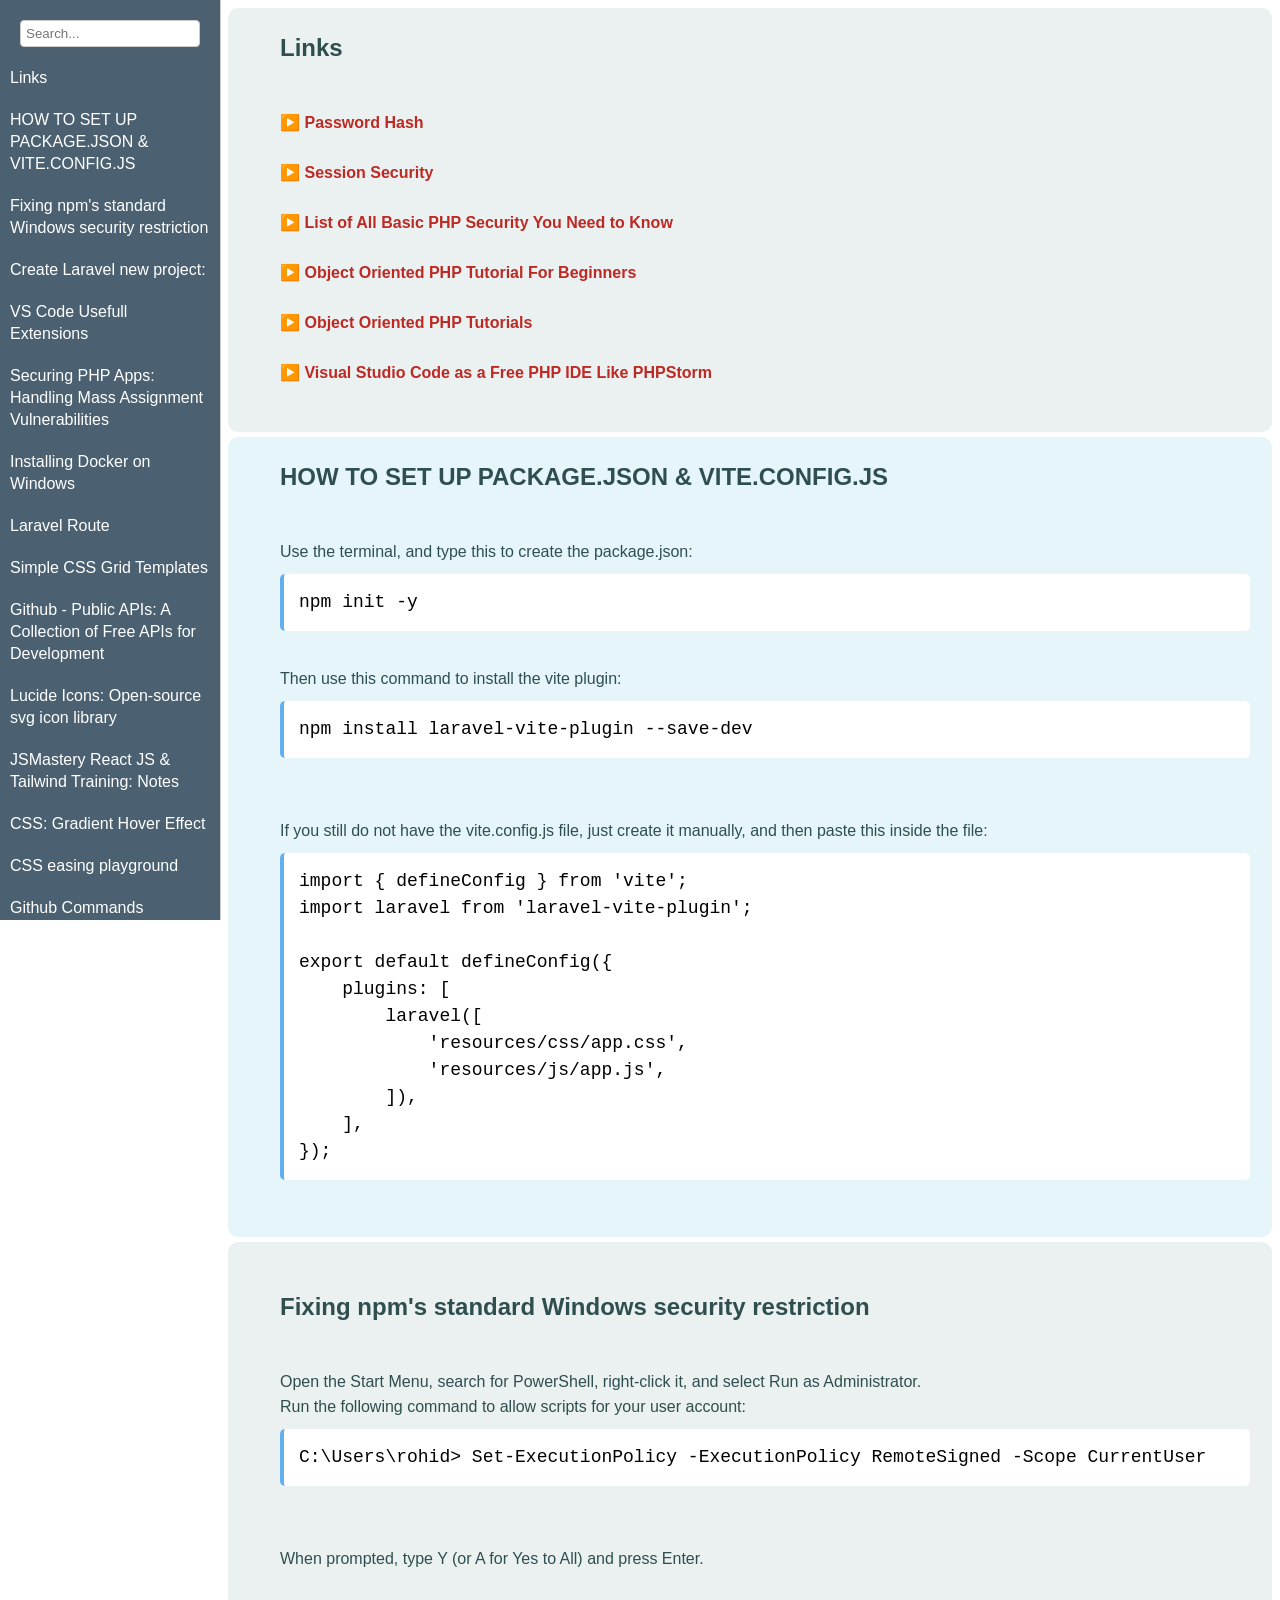
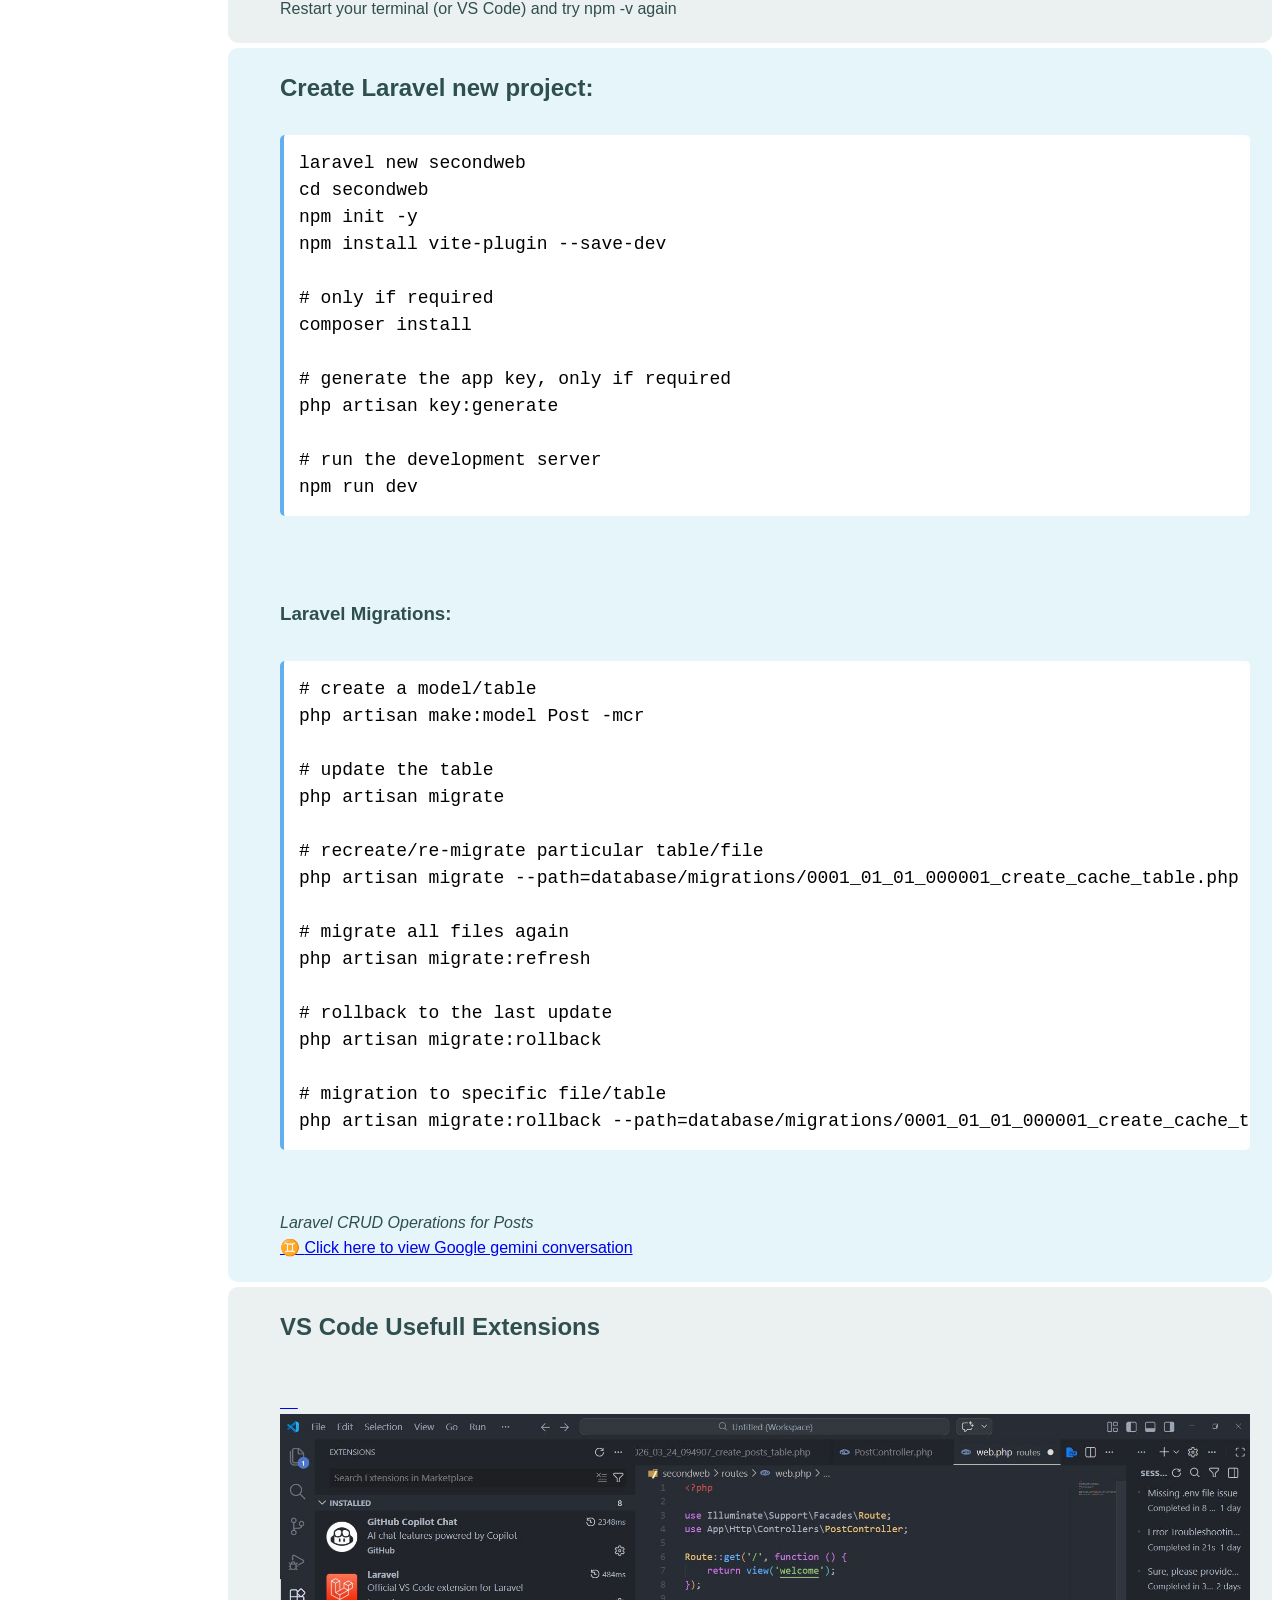
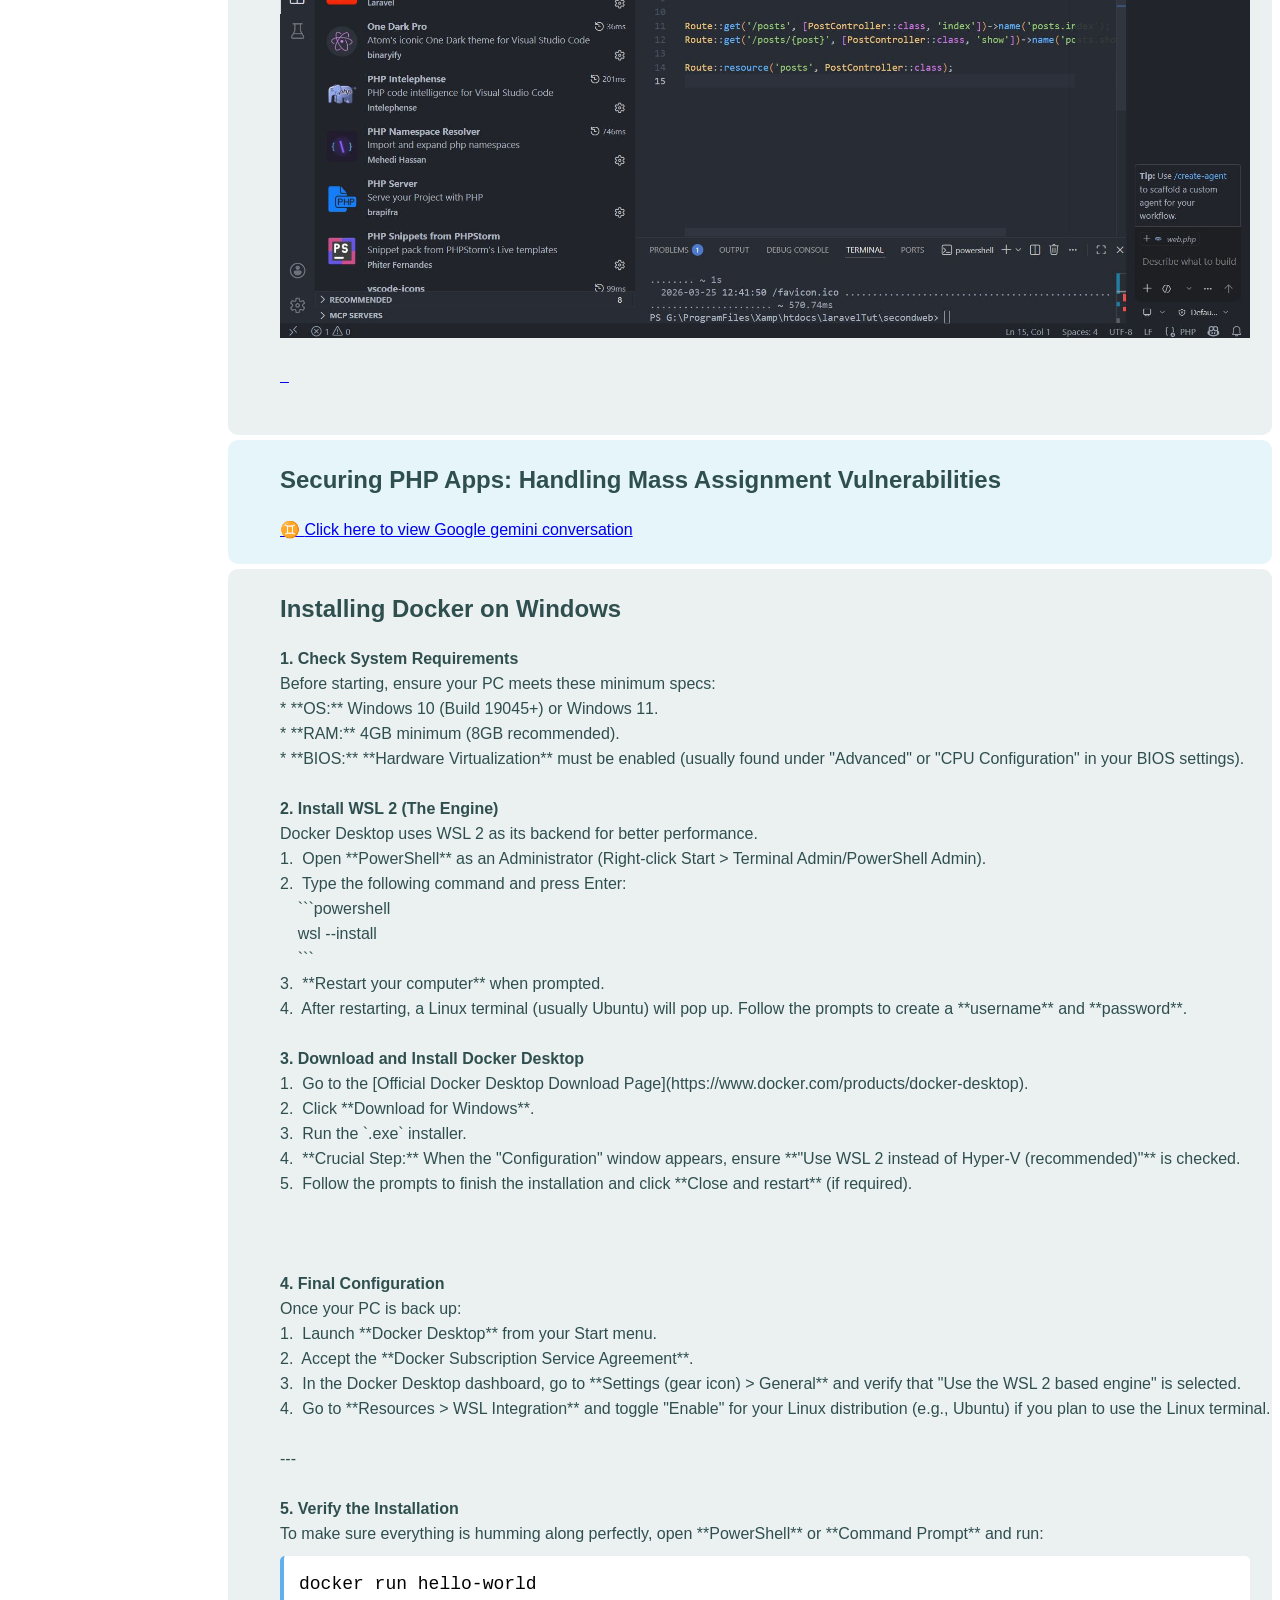
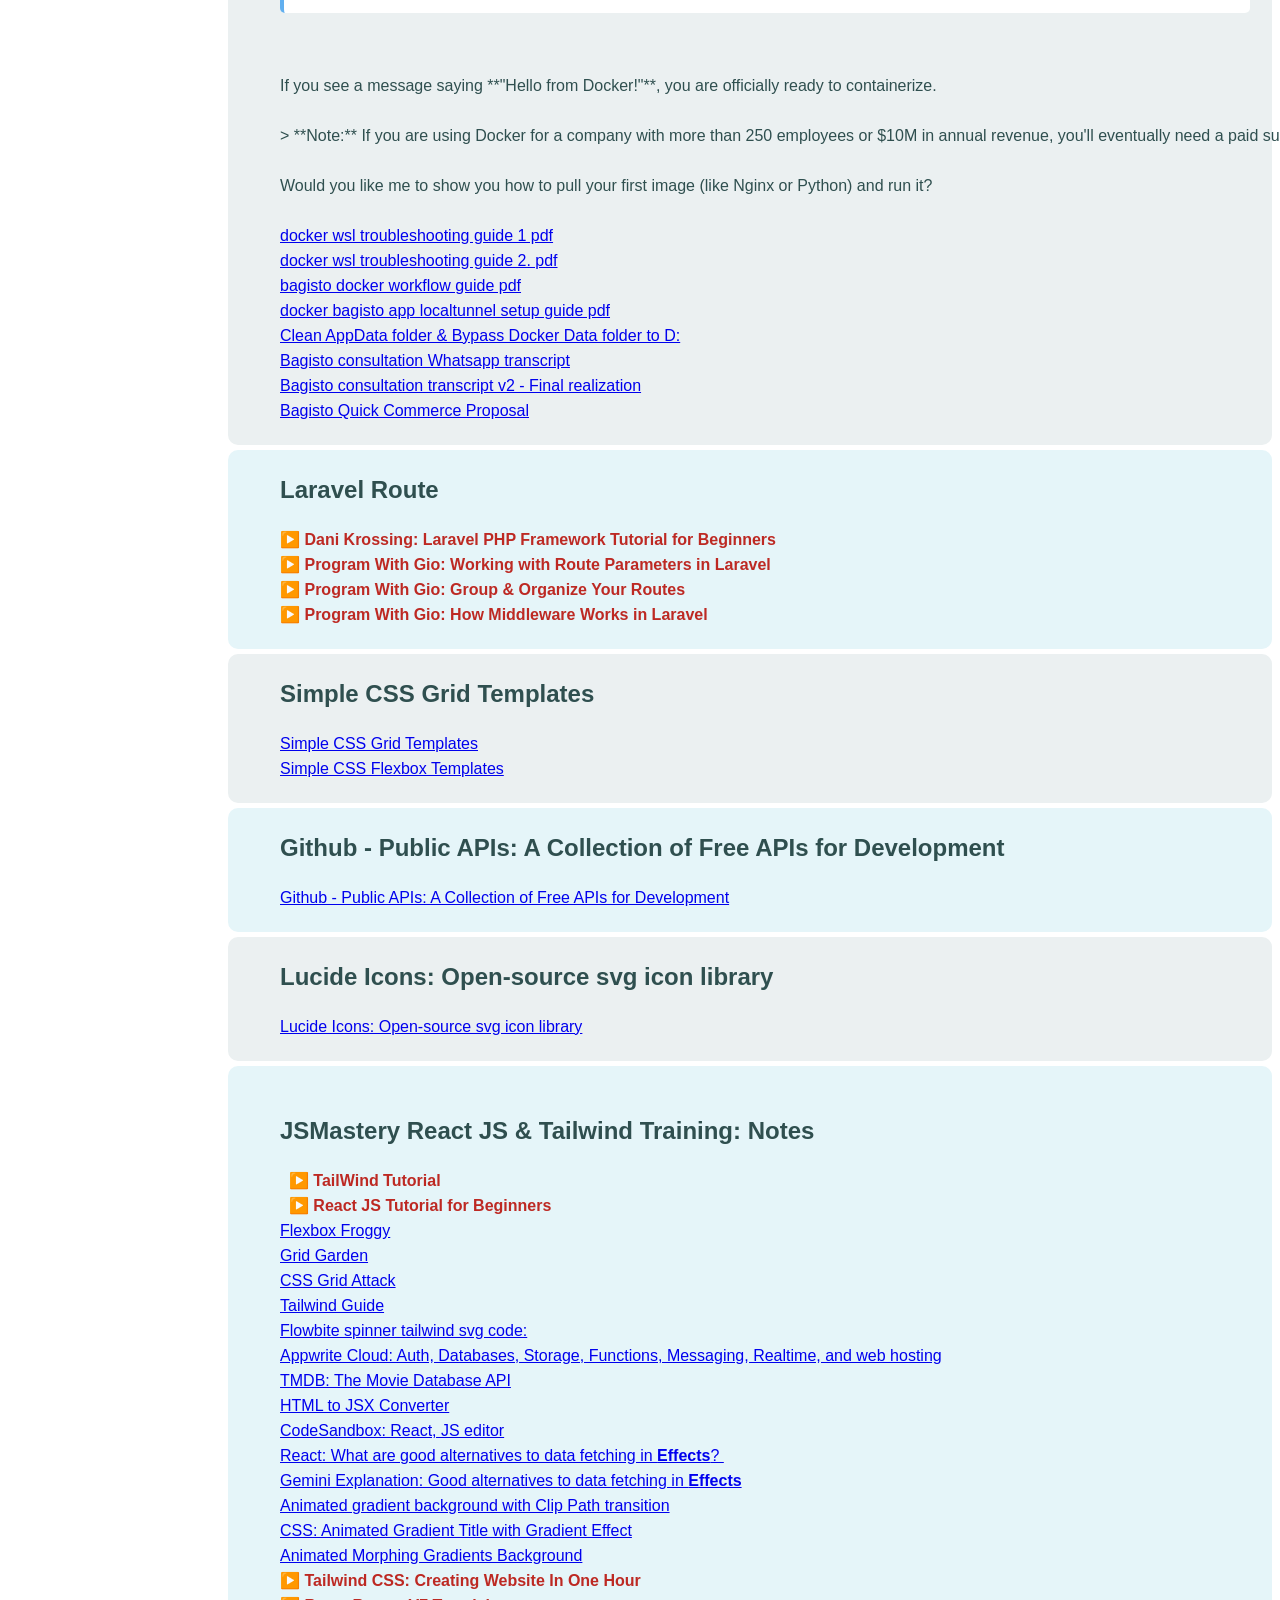
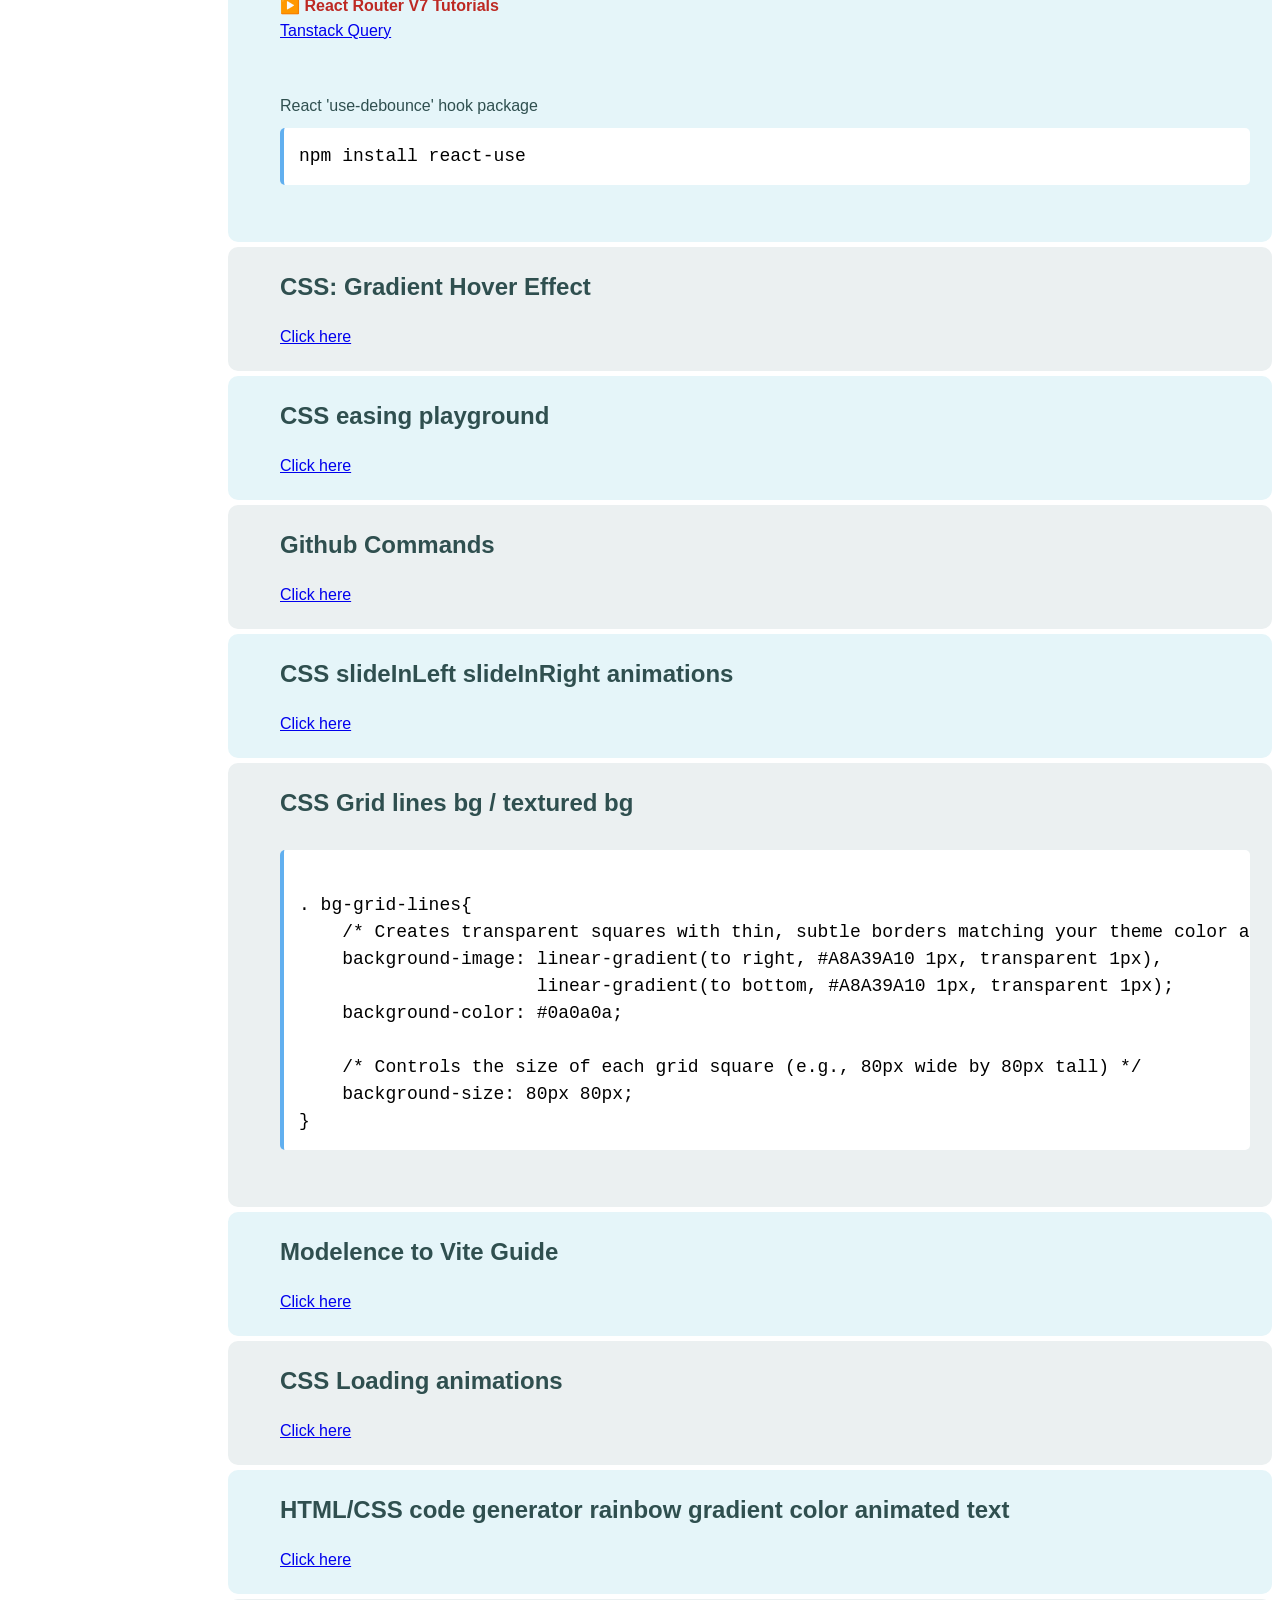
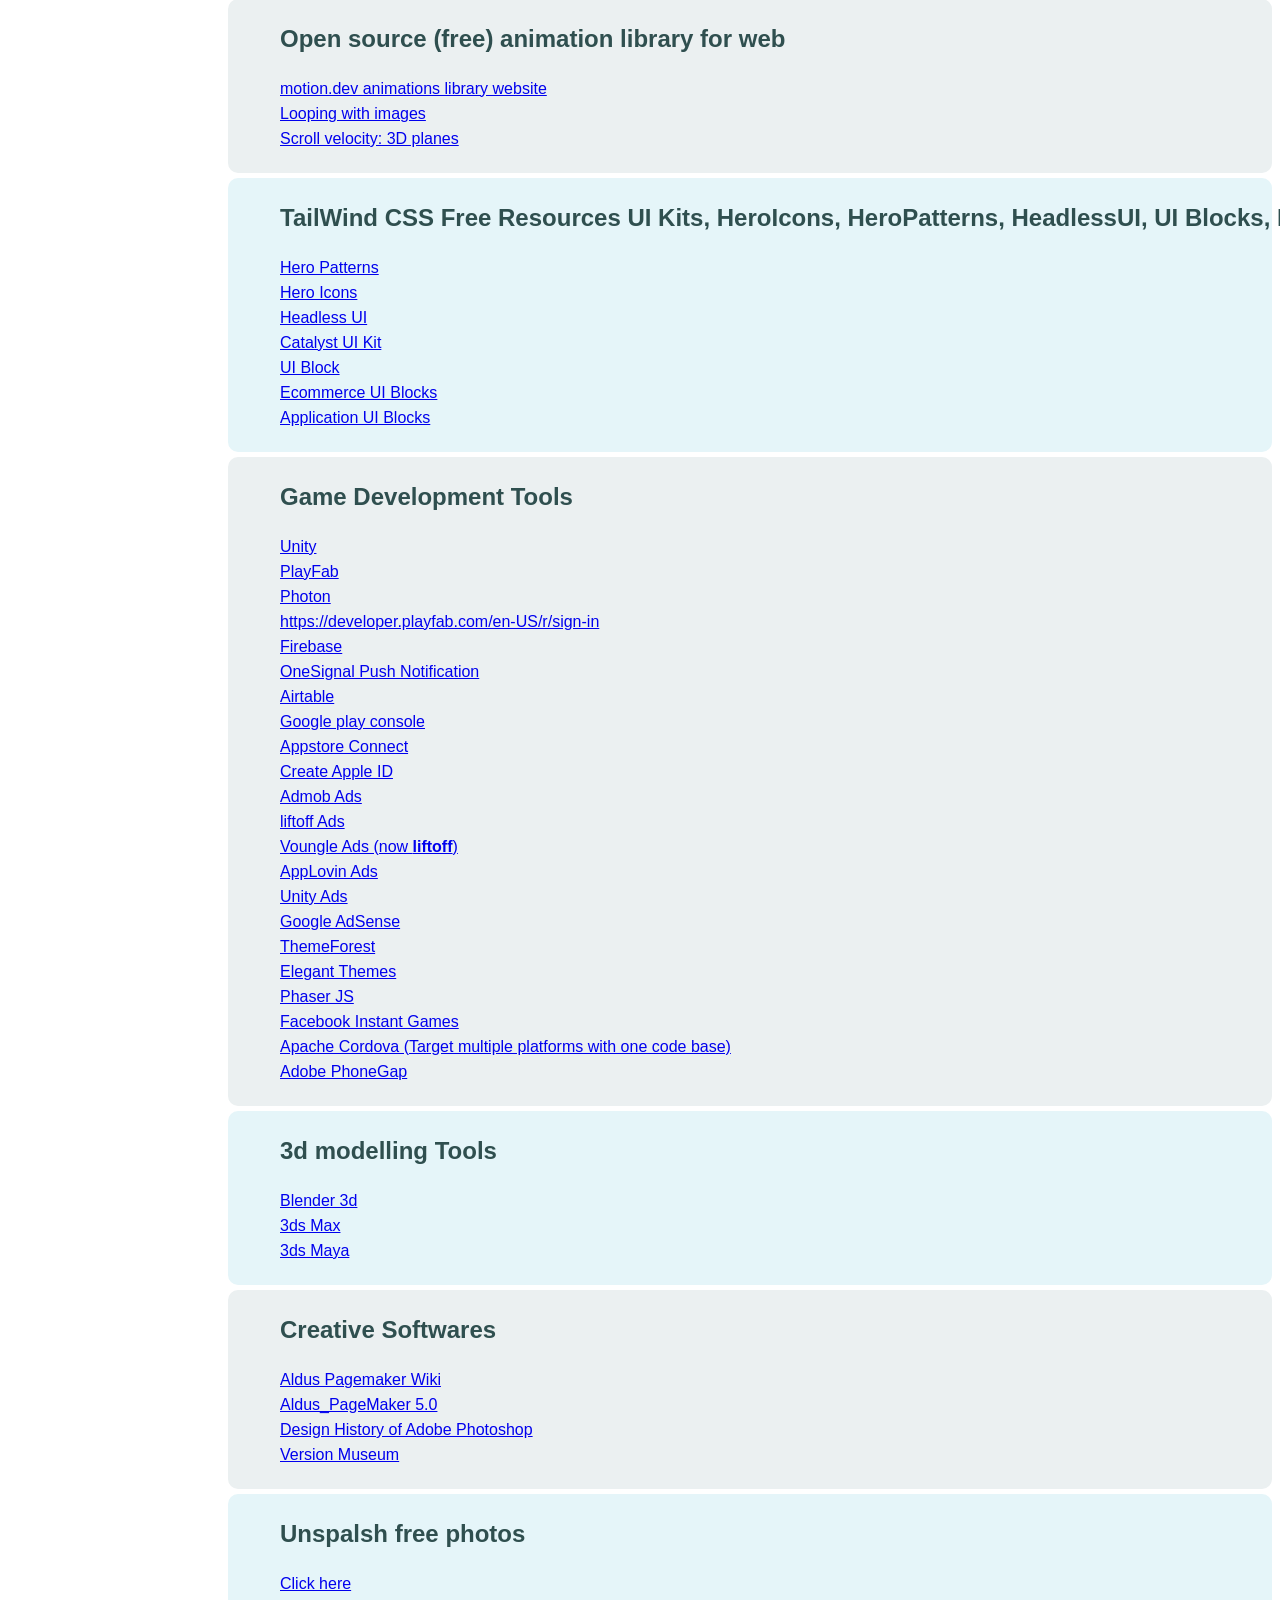
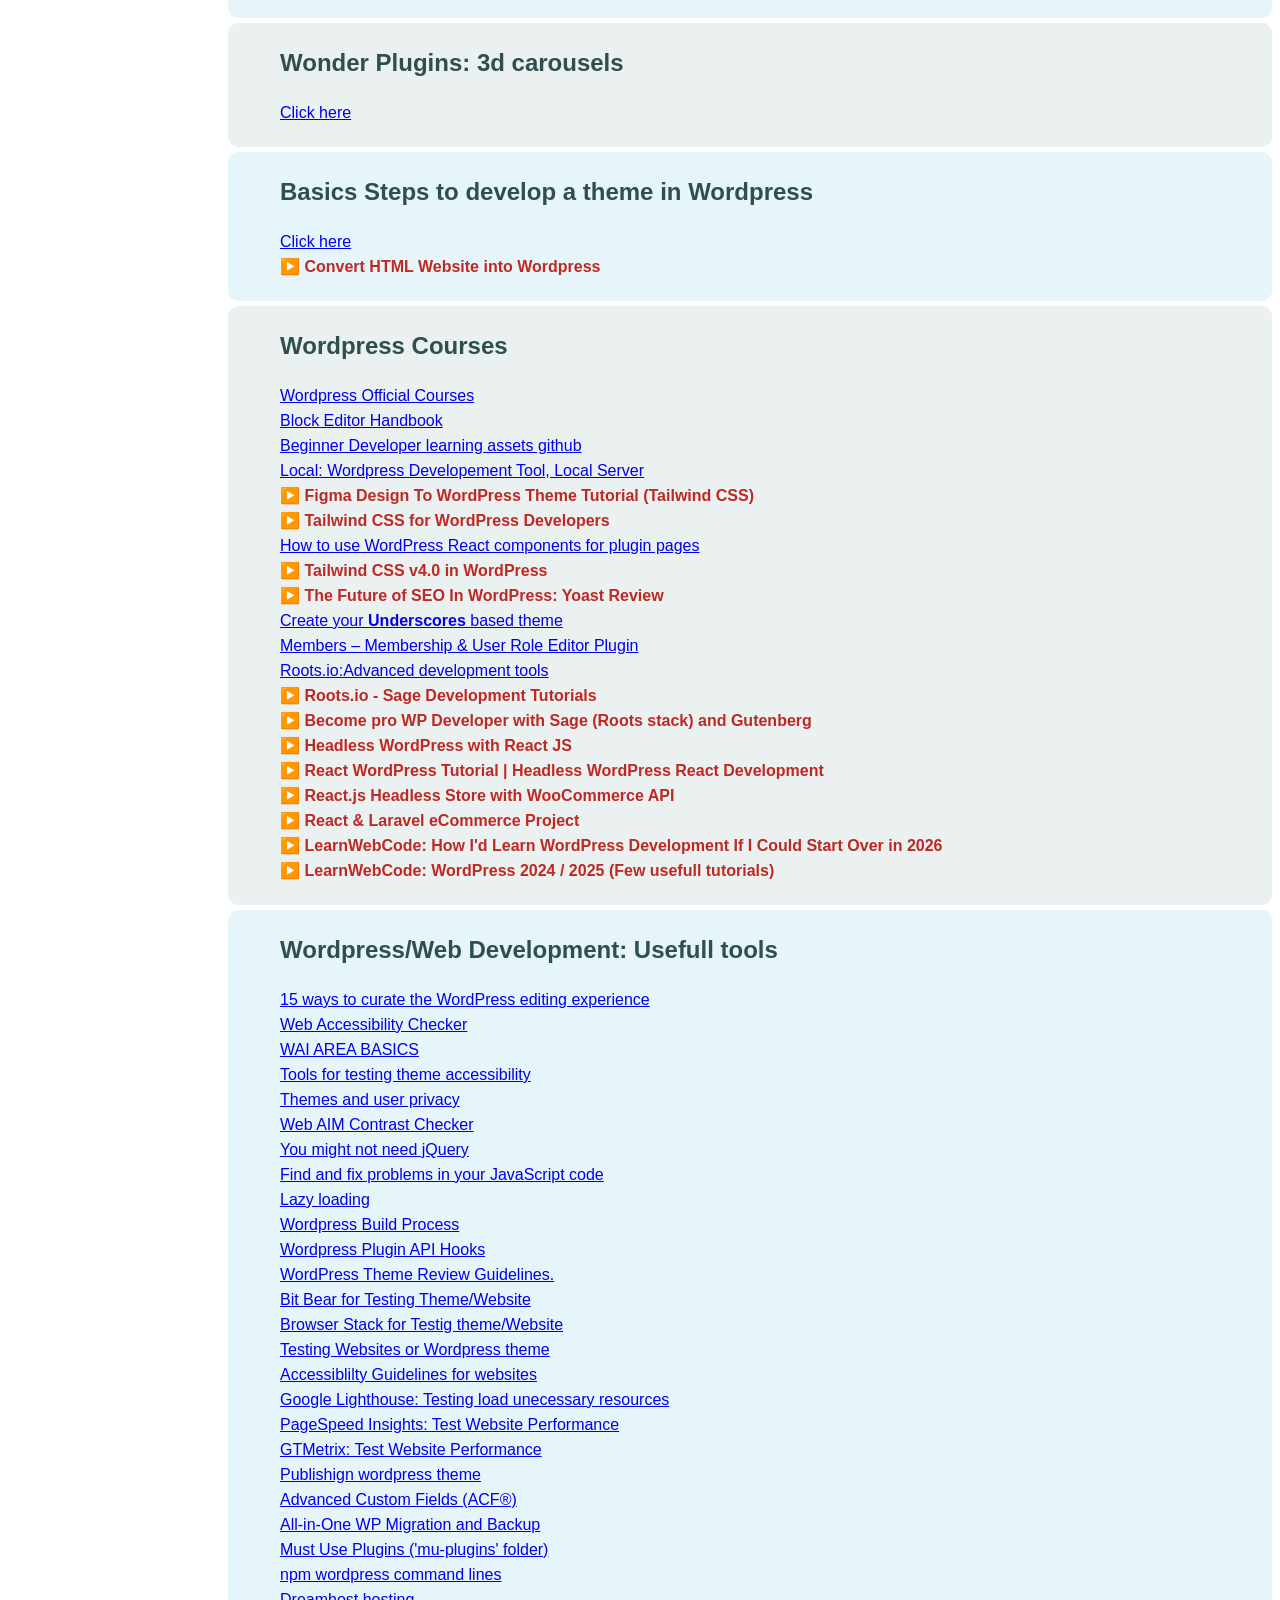
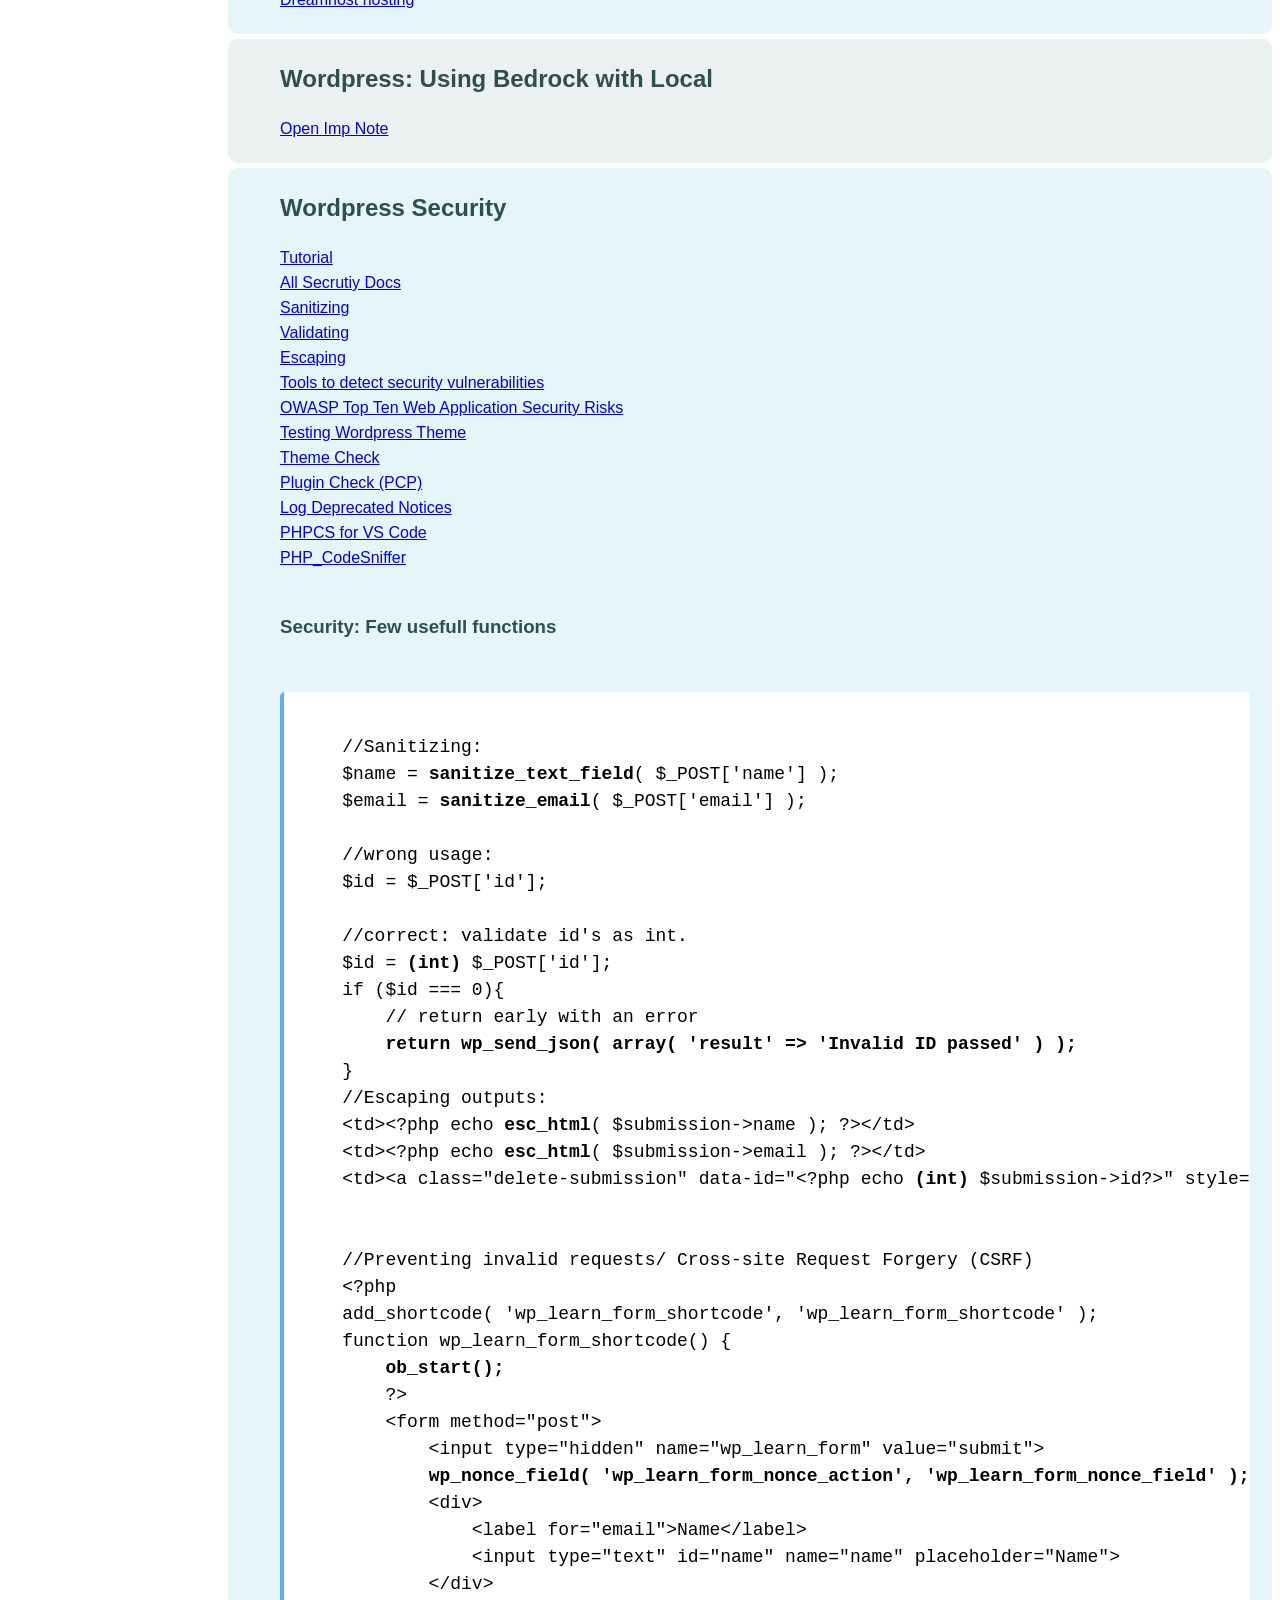
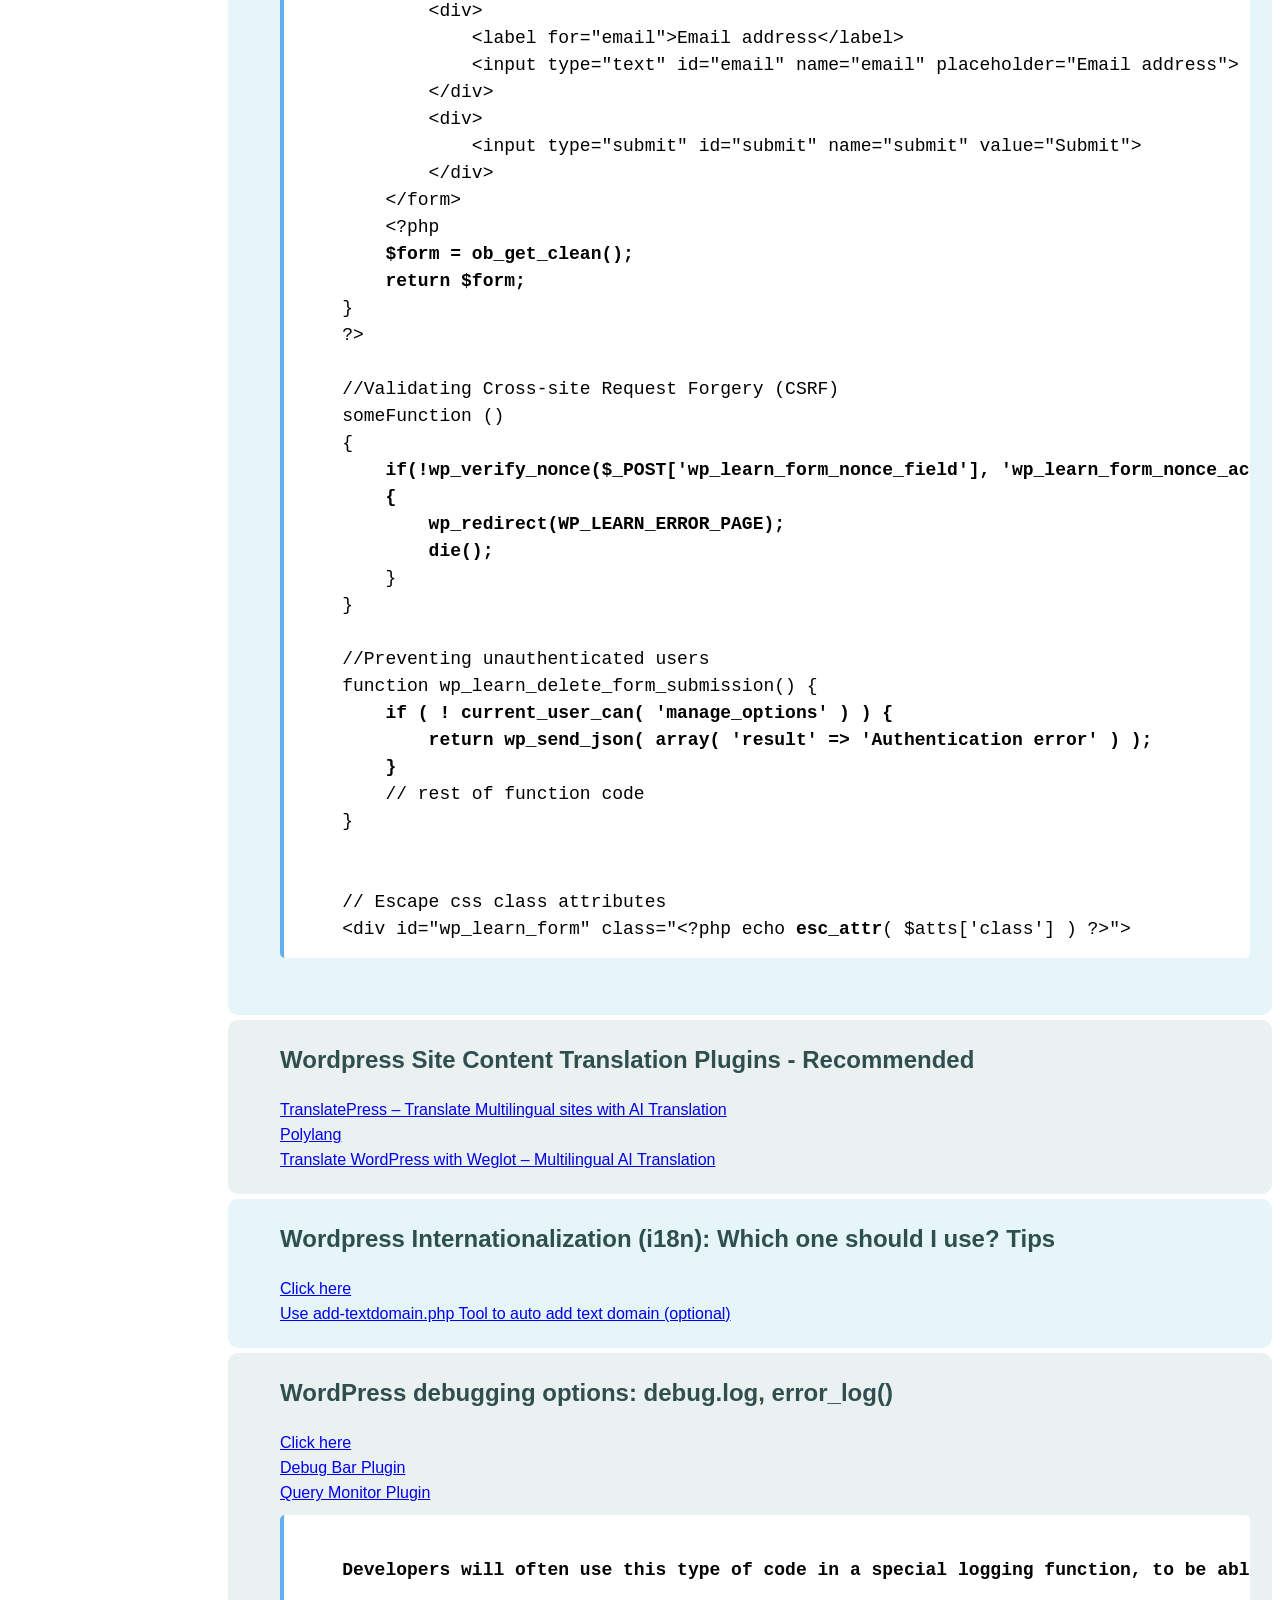
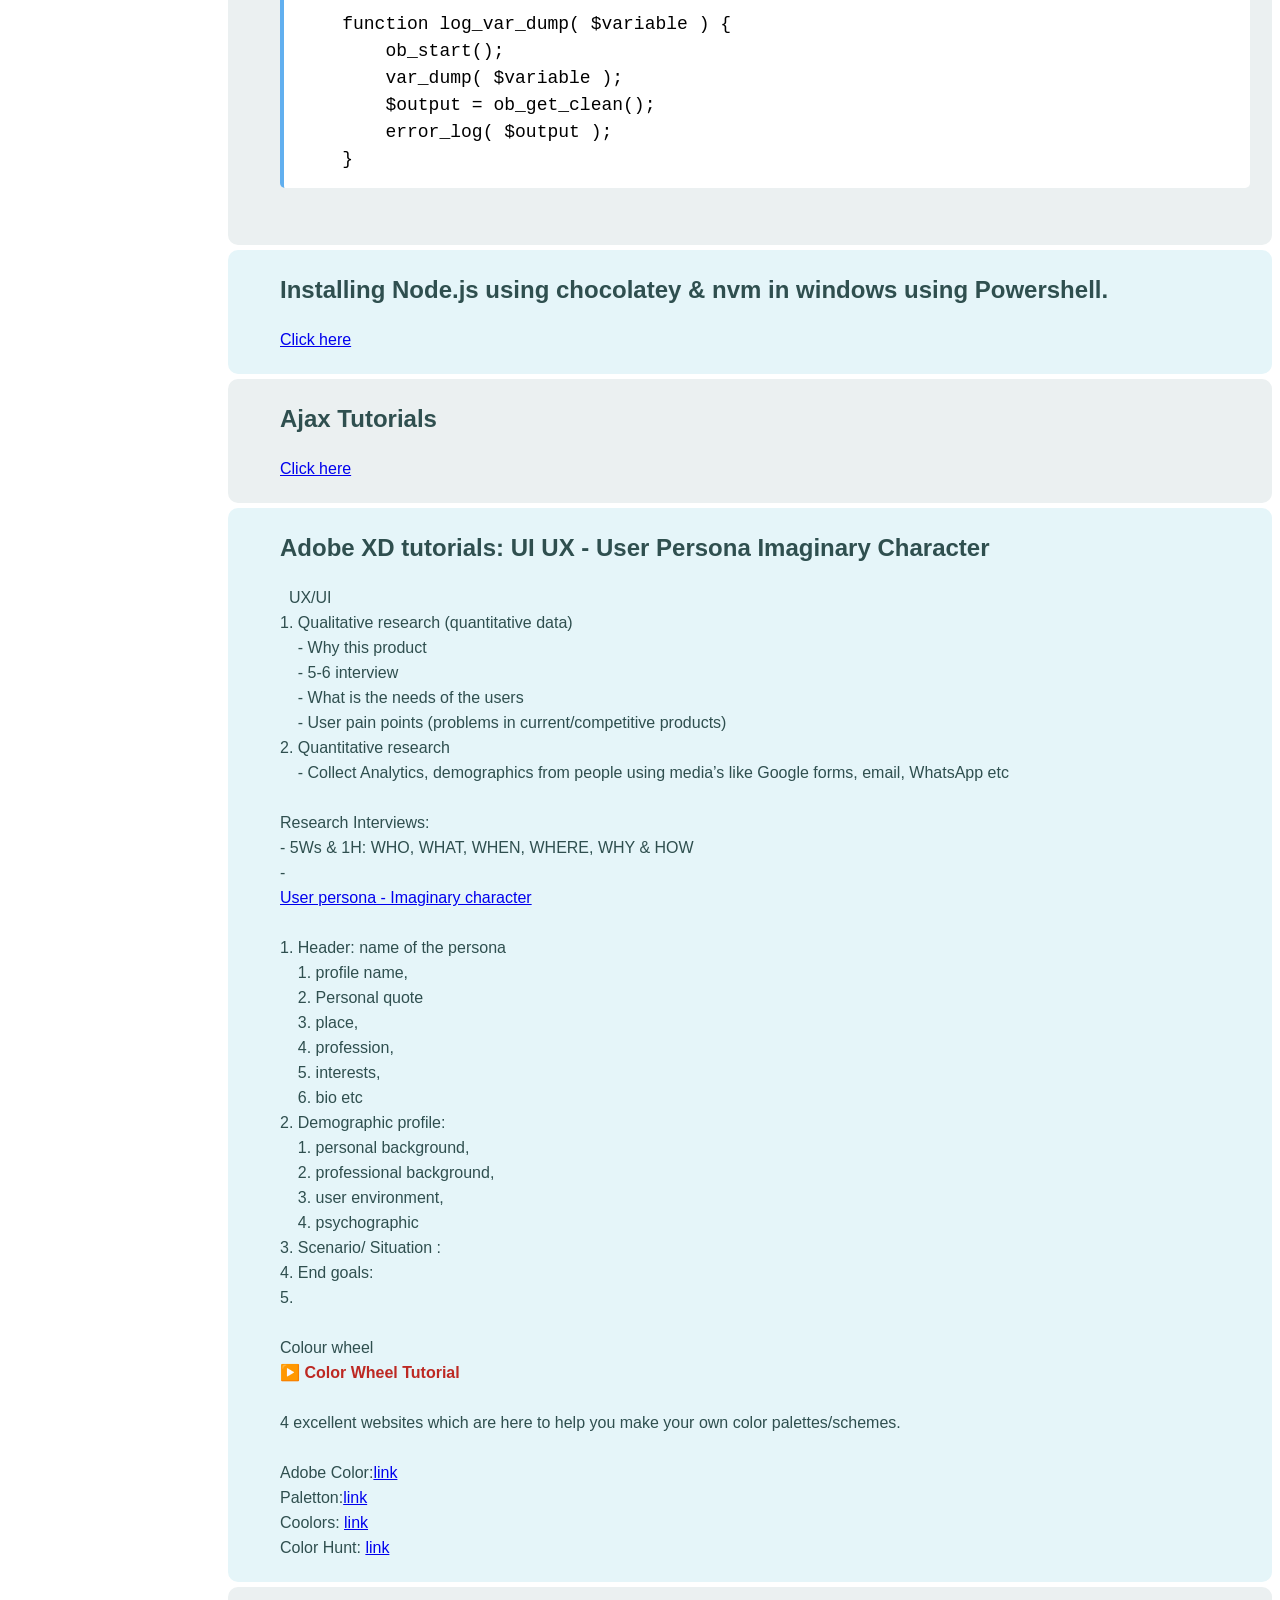
<file: dev/index.html>
<!DOCTYPE html>
<html>
<head>
<title>Dev Notes</title>
<meta name="robots" content="noindex, nofollow">
<style>
html {
    scroll-behavior: smooth;
}
body {
	font-family: Arial, sans-serif;
	color: darkslategrey;
  line-height: 25px;
}

.seperator {
  box-sizing: border-box;
  border-radius: 10px;
  padding: 0 20px 20px 20px;
  padding-left: 50px;
  margin:0;
  white-space: pre;
  margin-bottom: 5px;
  border: 2px solid transparent; 
  transition: background-color 1s ease, border 1s ease;
}
.seperator[data-variant="1"] {
	background-color: #ebf0f1;
}
.seperator[data-variant="2"] {
	background-color:rgb(229 245 249);
}
.seperator.highlighted {
	/* border: 4px solid #ff6b00 !important; Space is already taken*/
   border-color: #ff6b00 !important; 
  /* outline: 2px solid blue; */
	/* box-shadow: 0 0 35px rgba(255, 107, 0, 1), inset 0 0 20px rgba(255, 107, 0, 0.3) !important; */
	transition: all 1s ease;
	background-color: rgba(255, 107, 0, 0.05) !important;
  	position: relative;
	/* margin-top: 50px !important; */
}
.title {
  margin-top: 0;
  margin-bottom: 0  ;
}

.image{
	max-width: 100%; height: auto; display: block;
}
#sidebar {
    position: fixed;
    left: 0;
    top: 0;
    width: 200px;
    height: 100vh;
    background-color: #4b6171;
    padding: 10px;
    overflow-y: auto;
    border-right: 1px solid #ccc;
    color: white;
}

#sidebar ul {
    list-style: none;
    padding: 0;
    margin: 10px 0;
    line-height: 22px;
}
#sidebar ul li {
    margin-bottom: 20px;
}
#sidebar a {
    color: white;
    text-decoration: none;
}


/* a[href]::before {
    content: "🔗 ";
} */
a[href*="https://gemini.google.com"]::before {
    content: "♊ ";
}
a[href*="youtube.com"]::before {
    content: "▶️ ";
}

a[href*="youtube.com"] {
    text-decoration: none;
    font-weight: bold;
    color: #bd2923;
}


#sidebar a:hover {
    color: white;
    background-color: rgb(145, 154, 89);
  }


/* This applies the persistent visual highlight using JavaScript */
#sidebar a.active {
    color: white !important;
    background: #ff6b00 !important; /* Matches your main content orange highlight theme */
    font-weight: bold;
}

#search {
    width: calc(100% - 20px);
    padding: 5px;
    margin: 10px;
    box-sizing: border-box; 
    /* background-color: #5a6f7f; */
    color: blue;
    border: 1px solid #ccc;
    border-radius: 4px;
}
pre {
    background-color: #ffffff;
    color: #abb2bf;
    padding: 15px;
    border-radius: 5px;
    overflow-x: auto;
    font-family: 'Courier New', Courier, monospace;
    font-size: 14px;
    line-height: 1.5;
    margin: 10px 0;
    border-left: 4px solid #61afef;
}
code {
    font-family: 'Courier New', Courier, monospace;
    background-color: #f5f5f5;
    padding: 2px 6px;
    border-radius: 3px;
    color: #d63384;
    font-size: 18px;
}
pre code {
    background-color: transparent;
    color: #000000;
    padding: 0;
    border-radius: 0;
}
</style>
</head>
<body>
<div style="padding-left: 220px;">

<div id="sidebar"><input type="text" id="search" placeholder="Search..."><ul></ul></div>

<div class="seperator">
<h2 id="links" class="title">Links</h2>
    
<a href="https://www.youtube.com/watch?v=N8pHSP3ob7o&list=PL0eyrZgxdwhwwQQZA79OzYwl5ewA7HQih&index=27">Password Hash</a><br>
<a href="https://www.youtube.com/watch?v=FbLYsTHJKDw&list=PL0eyrZgxdwhwwQQZA79OzYwl5ewA7HQih&index=26">Session Security</a><br>
<a href="https://www.youtube.com/watch?v=ZcwfGXIoA6A">List of All Basic PHP Security You Need to Know</a><br>
<a href="https://www.youtube.com/watch?v=Anz0ArcQ5kI&list=PL0eyrZgxdwhypQiZnYXM7z7-OTkcMgGPh">Object Oriented PHP Tutorial For Beginners</a><br>
<a href="https://www.youtube.com/playlist?list=PL0eyrZgxdwhypQiZnYXM7z7-OTkcMgGPh">Object Oriented PHP Tutorials</a><br>
<a href="https://www.youtube.com/watch?v=ZAPzeoHhid0">Visual Studio Code as a Free PHP IDE Like PHPStorm</a><br>
</div>

<div class="seperator">
<h2 class="title">HOW TO SET UP PACKAGE.JSON & VITE.CONFIG.JS</h2>

Use the terminal, and type this to create the package.json:
<pre><code class="language-bash">npm init -y</code></pre>
Then use this command to install the vite plugin:
<pre><code class="language-bash">npm install laravel-vite-plugin --save-dev</code></pre>

If you still do not have the vite.config.js file, just create it manually, and then paste this inside the file:
<pre><code class="language-javascript">import { defineConfig } from 'vite';
import laravel from 'laravel-vite-plugin';

export default defineConfig({
    plugins: [
        laravel([
            'resources/css/app.css',
            'resources/js/app.js',
        ]),
    ],
});</code></pre>
</div>

<div class="seperator">

<h2 class="title">Fixing npm's standard Windows security restriction</h2>

Open the Start Menu, search for PowerShell, right-click it, and select Run as Administrator.
Run the following command to allow scripts for your user account:
<pre><code class="language-powershell">C:\Users\rohid> Set-ExecutionPolicy -ExecutionPolicy RemoteSigned -Scope CurrentUser</code></pre>

When prompted, type Y (or A for Yes to All) and press Enter.

Restart your terminal (or VS Code) and try npm -v again
</div>

<div class="seperator">
<h2 class="title">Create Laravel new project:</h2>
<pre><code class="language-bash">laravel new secondweb
cd secondweb
npm init -y
npm install vite-plugin --save-dev

# only if required
composer install

# generate the app key, only if required
php artisan key:generate

# run the development server
npm run dev</code></pre>


<h3 class="title">Laravel Migrations:</h3>
<pre><code class="language-bash"># create a model/table
php artisan make:model Post -mcr

# update the table
php artisan migrate

# recreate/re-migrate particular table/file
php artisan migrate --path=database/migrations/0001_01_01_000001_create_cache_table.php

# migrate all files again
php artisan migrate:refresh

# rollback to the last update
php artisan migrate:rollback

# migration to specific file/table
php artisan migrate:rollback --path=database/migrations/0001_01_01_000001_create_cache_table.php</code></pre>

<i>Laravel CRUD Operations for Posts</i>
<a href="https://gemini.google.com/share/9deb88497563">Click here to view Google gemini conversation</a>
</div>

<div class="seperator">
<h2 class="title">VS Code Usefull Extensions</h2><div id="vscode-screenshot"></div>
</div>

<div class="seperator">
<h2 class="title">Securing PHP Apps: Handling Mass Assignment Vulnerabilities </h2><div id="vscode-screenshot"></div>
<a href="https://gemini.google.com/share/6c5834eec290">Click here to view Google gemini conversation</a>
</div>

<div class="seperator">
<h2 class="title">Installing Docker on Windows</h2>
<b>1. Check System Requirements</b>
Before starting, ensure your PC meets these minimum specs:
* **OS:** Windows 10 (Build 19045+) or Windows 11.
* **RAM:** 4GB minimum (8GB recommended).
* **BIOS:** **Hardware Virtualization** must be enabled (usually found under "Advanced" or "CPU Configuration" in your BIOS settings).

<b>2. Install WSL 2 (The Engine)</b>
Docker Desktop uses WSL 2 as its backend for better performance.
1.  Open **PowerShell** as an Administrator (Right-click Start > Terminal Admin/PowerShell Admin).
2.  Type the following command and press Enter:
    ```powershell
    wsl --install
    ```
3.  **Restart your computer** when prompted. 
4.  After restarting, a Linux terminal (usually Ubuntu) will pop up. Follow the prompts to create a **username** and **password**.

<b>3. Download and Install Docker Desktop</b>
1.  Go to the [Official Docker Desktop Download Page](https://www.docker.com/products/docker-desktop).
2.  Click **Download for Windows**.
3.  Run the `.exe` installer.
4.  **Crucial Step:** When the "Configuration" window appears, ensure **"Use WSL 2 instead of Hyper-V (recommended)"** is checked.
5.  Follow the prompts to finish the installation and click **Close and restart** (if required).



<b>4. Final Configuration</b>
Once your PC is back up:
1.  Launch **Docker Desktop** from your Start menu.
2.  Accept the **Docker Subscription Service Agreement**.
3.  In the Docker Desktop dashboard, go to **Settings (gear icon) > General** and verify that "Use the WSL 2 based engine" is selected.
4.  Go to **Resources > WSL Integration** and toggle "Enable" for your Linux distribution (e.g., Ubuntu) if you plan to use the Linux terminal.

---

<b>5. Verify the Installation</b>
To make sure everything is humming along perfectly, open **PowerShell** or **Command Prompt** and run:
<pre><code class="language-bash">docker run hello-world</code></pre>

If you see a message saying **"Hello from Docker!"**, you are officially ready to containerize.

> **Note:** If you are using Docker for a company with more than 250 employees or $10M in annual revenue, you'll eventually need a paid subscription (Docker Pro, Team, or Business). For personal use, it’s completely free.

Would you like me to show you how to pull your first image (like Nginx or Python) and run it?

<a href="docker_wsl_troubleshooting_guide_1.pdf">docker wsl troubleshooting guide 1 pdf</a>
<a href="docker_wsl_troubleshooting_guide_2.pdf">docker wsl troubleshooting guide 2. pdf</a>
<a href="bagisto_docker_workflow_guide.pdf">bagisto docker workflow guide pdf</a>
<a href="localtunnel-setup-guide.pdf">docker bagisto app localtunnel setup guide pdf</a>
<a href="CleanAppDatafolderBypassDockerDatafoldertoD.html">Clean AppData folder & Bypass Docker Data folder to D:</a>
<a href="bagisto_consultation_transcript_v1.html">Bagisto consultation Whatsapp transcript</a>
<a href="bagisto_consultation_transcript_v2_final_realization.pdf">Bagisto consultation transcript v2 - Final realization</a>
<a href="Bagisto_Quick_Commerce_Proposal.pdf">Bagisto Quick Commerce Proposal</a>
</div>

<div class="seperator">
<h2 class="title">Laravel Route</h2>
<a href="https://www.youtube.com/watch?v=Rz6SMgKrSYE&list=PL0eyrZgxdwhy7Woo2VRRDMmTXXYT_iaYO">Dani Krossing: Laravel PHP Framework Tutorial for Beginners</a>
<a href="https://www.youtube.com/watch?v=DgQEDXBcyZw&list=PLr3d3QYzkw2xTKNyWpm7XZ63j-HntTyvC&index=11">Program With Gio: Working with Route Parameters in Laravel</a>
<a href="https://www.youtube.com/watch?v=0MBzQg8sAZg&list=PLr3d3QYzkw2xTKNyWpm7XZ63j-HntTyvC&index=14">Program With Gio: Group & Organize Your Routes</a>
<a href="https://www.youtube.com/watch?v=C63AxM2y3pc&list=PLr3d3QYzkw2xTKNyWpm7XZ63j-HntTyvC&index=14">Program With Gio: How Middleware Works in Laravel</a>
</div>

<div class="seperator">
<h2 class="title">Simple CSS Grid Templates</h2>
<a href="https://www.quackit.com/html/templates/css_grid_templates.cfm" target="_blank" rel="noopener noreferrer">Simple CSS Grid Templates</a>
<a href="https://www.quackit.com/html/templates/css_flexbox_templates.cfm" target="_blank" rel="noopener noreferrer">Simple CSS Flexbox Templates</a>
</div>

<div class="seperator">
<h2 class="title">Github - Public APIs: A Collection of Free APIs for Development</h2>
<a href="https://github.com/public-apis/public-apis" target="_blank" rel="noopener noreferrer">Github - Public APIs: A Collection of Free APIs for Development</a>
</div>

<div class="seperator">
<h2 class="title">Lucide Icons: Open-source svg icon library</h2>
<a href="https://lucide.dev/icons/" target="_blank" rel="noopener noreferrer">Lucide Icons: Open-source svg icon library</a>
</div>


<div class="seperator">
  <h2 class="title">JSMastery React JS & Tailwind Training: Notes</h2>
  <a href="https://www.youtube.com/watch?v=6biMWgD6_JY&t=159s" target="_blank" rel="noopener noreferrer">TailWind Tutorial</a>
  <a href="https://www.youtube.com/watch?v=dCLhUialKPQ" target="_blank" rel="noopener noreferrer">React JS Tutorial for Beginners</a>
<a href="https://flexboxfroggy.com/" target="_blank" rel="noopener noreferrer">Flexbox Froggy</a>
<a href="https://codepip.com/games/grid-garden/" target="_blank" rel="noopener noreferrer">Grid Garden</a>
<a href="https://codingfantasy.com/games/css-grid-attack/play" target="_blank" rel="noopener noreferrer">CSS Grid Attack</a>
<a href="https://resource.jsmastery.pro/tailwind-guide" target="_blank" rel="noopener noreferrer">Tailwind Guide</a>
<a href="https://flowbite.com/docs/components/spinner/" target="_blank" rel="noopener noreferrer">Flowbite spinner tailwind svg code:</a>
<a href="https://cloud.appwrite.io/" target="_blank" rel="noopener noreferrer">Appwrite Cloud: Auth, Databases, Storage, Functions, Messaging, Realtime, and web hosting</a>
<a href="https://api.themoviedb.org/3" target="_blank" rel="noopener noreferrer">TMDB: The Movie Database API</a>
<a href="https://transform.tools/html-to-jsx" target="_blank" rel="noopener noreferrer">HTML to JSX Converter</a>
<a href="https://codesandbox.io/p/sandbox/vs9srv" target="_blank" rel="noopener noreferrer">CodeSandbox: React, JS editor</a>
<a href="https://react.dev/learn/synchronizing-with-effects#what-are-good-alternatives-to-data-fetching-in-effects" target="_blank" rel="noopener noreferrer">React: What are good alternatives to data fetching in <b>Effects</b>? </a>
<a href="https://share.google/aimode/h9FUsrQOdbxBOU1Y1" target="_blank" rel="noopener noreferrer">Gemini Explanation: Good alternatives to data fetching in <b>Effects</b></a>
<a href="animate-gradient-clip-path.html" target="_blank" rel="noopener noreferrer">Animated gradient background with Clip Path transition</a>
<a href="animated-gradient-title.html" target="_blank" rel="noopener noreferrer">CSS: Animated Gradient Title with Gradient Effect</a>
<a href="https://github.com/baunov/gradients-bg" target="_blank" rel="noopener noreferrer">Animated Morphing Gradients Background</a>
<a href="https://www.youtube.com/watch?v=rE6F57s8-zo" target="_blank" rel="noopener noreferrer">Tailwind CSS: Creating Website In One Hour</a>
<a href="https://www.youtube.com/watch?v=3ZjbvwS_ghg&list=PLCVRCLNdg3_s8jkO-w6x6v6qaxRNJpFHG&index=1">React Router V7 Tutorials</a>
<a href="https://tanstack.com/query/latest">Tanstack Query</a>


React 'use-debounce' hook package
<pre><code class="language-bash">npm install react-use</code></pre>
</div>

<div class="seperator">
<h2 class="title">CSS: Gradient Hover Effect</h2>
<a href="gradient-hover.html" target="_blank" rel="noopener noreferrer">Click here</a>
</div>

<div class="seperator">
<h2 class="title">CSS easing playground</h2>
<a href="https://joshcollinsworth.com/demos/easing" target="_blank" rel="noopener noreferrer">Click here</a>
</div>

<div class="seperator">
<h2 class="title">Github Commands</h2>
<a href="https://education.github.com/git-cheat-sheet-education.pdf" target="_blank" rel="noopener noreferrer">Click here</a>
</div>

<div class="seperator">
<h2 class="title">CSS slideInLeft slideInRight animations</h2>
<a href="https://www.html-code-generator.com/css/animations/slide" target="_blank" rel="noopener noreferrer">Click here</a>
</div>

<div class="seperator">
<h2 class="title">CSS Grid lines bg / textured bg</h2>
<pre><code class="language-bash">
. bg-grid-lines{
    /* Creates transparent squares with thin, subtle borders matching your theme color at 5% opacity */
    background-image: linear-gradient(to right, #A8A39A10 1px, transparent 1px),
                      linear-gradient(to bottom, #A8A39A10 1px, transparent 1px);
    background-color: #0a0a0a;
  
    /* Controls the size of each grid square (e.g., 80px wide by 80px tall) */
    background-size: 80px 80px;
}
</code></pre>
</div>

<div class="seperator">
<h2 class="title">Modelence to Vite Guide</h2>
<a href="modelencetoviteguide.html" target="_blank" rel="noopener noreferrer">Click here</a>
</div>

<div class="seperator">
<h2 class="title">CSS Loading animations</h2>
<a href="https://www.html-code-generator.com/css/loading-animation" target="_blank" rel="noopener noreferrer">Click here</a>
</div>

<div class="seperator">
<h2 class="title">HTML/CSS code generator rainbow gradient color animated text</h2>
<a href="https://www.html-code-generator.com/html/rainbow-text-generator#css-animated-rainbow-gradient" target="_blank" rel="noopener noreferrer">Click here</a>
</div>

<div class="seperator">
<h2 class="title">Open source (free) animation library for web</h2>
<a href="https://motion.dev/" target="_blank" rel="noopener noreferrer">motion.dev animations library website</a>
<a href="https://www.dimi.me/lab/looping-images">Looping with images</a>
<a href="https://motion.dev/examples/react-scroll-velocity-linked-offset">Scroll velocity: 3D planes</a>
</div>
  
<div class="seperator">
<h2 class="title">TailWind CSS Free Resources UI Kits, HeroIcons, HeroPatterns, HeadlessUI, UI Blocks, Ecommerce, App UI</h2>
<a href="https://heropatterns.com/" target="_blank" rel="noopener noreferrer">Hero Patterns</a>
<a href="https://heroicons.com/micro" target="_blank" rel="noopener noreferrer">Hero Icons</a>
<a href="https://headlessui.com/" target="_blank" rel="noopener noreferrer">Headless UI</a>
<a href="https://catalyst.tailwindui.com/" target="_blank" rel="noopener noreferrer">Catalyst UI Kit</a>
<a href="https://tailwindcss.com/plus/ui-blocks/marketing/sections/heroes" target="_blank" rel="noopener noreferrer">UI Block</a>
<a href="https://tailwindcss.com/plus/ui-blocks/ecommerce/components/product-overviews" target="_blank" rel="noopener noreferrer">Ecommerce UI Blocks</a>
<a href="https://tailwindcss.com/plus/ui-blocks/application-ui/application-shells/stacked" target="_blank" rel="noopener noreferrer">Application UI Blocks</a>
</div>

<div class="seperator">
<h2 class="title">Game Development Tools</h2>
<a href="https://unity.com/">Unity</a>
<a href="https://developer.playfab.com/en-US/r/sign-in">PlayFab</a>
<a href="https://www.photonengine.com/">Photon</a>
<a href="Playfab">https://developer.playfab.com/en-US/r/sign-in</a>
<a href="https://firebase.google.com/">Firebase</a>
<a href="https://onesignal.com/">OneSignal Push Notification</a>
<a href="https://www.airtable.com/" target="_blank" rel="noopener noreferrer">Airtable</a>
<a href="https://play.google.com/console/u/0/signup">Google play console</a>
<a href="https://appstoreconnect.apple.com/login">Appstore Connect</a>
<a href="https://account.apple.com/?localeChange=true">Create Apple ID</a>
<a href="https://admob.google.com/home/">Admob Ads</a>
<a href="https://liftoff.ai/monetize/">liftoff Ads</a>
<a href="https://liftoff.ai/exchange/">Voungle Ads (now <b>liftoff</b>)</a>
<a href="https://www.applovin.com/en">AppLovin Ads</a>
<a href="https://unity.com/products/unity-ads">Unity Ads</a>
<a href="https://adsense.google.com/start/">Google AdSense</a>
<a href="https://themeforest.net/">ThemeForest</a>
<a href="https://www.elegantthemes.com/">Elegant Themes</a>
<a href="https://phaser.io/">Phaser JS</a>
<a href="https://www.facebook.com/games/instantgames">Facebook Instant Games</a>
<a href="https://cordova.apache.org/">Apache Cordova (Target multiple platforms with one code base)</a>
<a href="#">Adobe PhoneGap</a>
</div>

<div class="seperator">
<h2 class="title">3d modelling Tools</h2>
<a href="https://www.blender.org/" target="_blank" rel="noopener noreferrer">Blender 3d</a>
<a href="https://www.autodesk.com/in/products/3ds-max/overview">3ds Max</a>
<a href="https://www.autodesk.com/products/maya/overview">3ds Maya</a>
</div>

<div class="seperator">
<h2 class="title">Creative Softwares</h2>
<a href="https://en.wikipedia.org/wiki/Aldus_PageMaker" target="_blank" rel="noopener noreferrer">Aldus Pagemaker Wiki</a>
<a href="https://en.wikipedia.org/wiki/Aldus_PageMaker">Aldus_PageMaker 5.0</a>
<a href="https://www.versionmuseum.com/history-of/adobe-photoshop">Design History of Adobe Photoshop</a>
<a href="https://www.versionmuseum.com/">Version Museum</a>
</div>

<div class="seperator">
<h2 class="title">Unspalsh free photos</h2>
<a href="https://unsplash.com/" target="_blank" rel="noopener noreferrer">Click here</a>
</div>

<div class="seperator">
<h2 class="title">Wonder Plugins: 3d carousels</h2>
<a href="https://www.wonderplugin.com/wordpress-3dcarousel/examples/wordpress-3d-carousel-id3/" target="_blank" rel="noopener noreferrer">Click here</a>
</div>

<div class="seperator">
<h2 class="title">Basics Steps to develop a theme in Wordpress</h2>
<a href="BasicsFunctionsfordevelopathemeinWordpress.html" target="_blank" rel="noopener noreferrer">Click here</a>
<a href="https://www.youtube.com/watch?v=FVqzKAUsM68&t=6884s">Convert HTML Website into Wordpress</a>
</div>


<div class="seperator">
<h2 class="title">Wordpress Courses</h2>
<a href="https://learn.wordpress.org/courses/" target="_blank" rel="noopener noreferrer">Wordpress Official Courses</a>
<a href="https://developer.wordpress.org/block-editor/">Block Editor Handbook</a>
<a href="https://github.com/wptrainingteam/beginner-developer/">Beginner Developer learning assets github</a>
<a href="https://localwp.com/">Local: Wordpress Developement Tool, Local Server</a>
<a href="https://www.youtube.com/watch?v=_N3ZB-BUaBU">Figma Design To WordPress Theme Tutorial (Tailwind CSS)</a>
<a href="https://www.youtube.com/watch?v=JV8ClJ6pEL4">Tailwind CSS for WordPress Developers</a>
<a href="https://developer.wordpress.org/news/2024/03/how-to-use-wordpress-react-components-for-plugin-pages/">How to use WordPress React components for plugin pages</a>
<a href="https://www.youtube.com/watch?v=Qs4kqqsAZ7E">Tailwind CSS v4.0 in WordPress</a>
<a href="https://www.youtube.com/watch?v=6Q7rMFPnCvI">The Future of SEO In WordPress: Yoast Review</a>
<a href="https://underscores.me/">Create your <b>Underscores</b> based theme</a>
<a href="https://wordpress.org/plugins/members/">Members – Membership & User Role Editor Plugin</a>
<a href="https://roots.io">Roots.io:Advanced development tools</a>
<a href="https://www.youtube.com/playlist?list=PLeBb-8tatgjC6wDhUabsJPJ7ahtb-SbJp">Roots.io - Sage Development Tutorials</a>
<a href="https://www.youtube.com/playlist?list=PLJmazrJBxbTQKEBfQZtYXYJgReCH5BIQ_">Become pro WP Developer with Sage (Roots stack) and Gutenberg</a>
<a href="https://www.youtube.com/watch?v=YDvDDk7tkKI&list=PLa9NMvQUMD5eH9-Fney5J6Hvhz4qOS-1q">Headless WordPress with React JS</a>
<a href="https://www.youtube.com/playlist?list=PLD8nQCAhR3tTzWA8K5XQQps4u5kMFJjIG">React WordPress Tutorial | Headless WordPress React Development</a>
<a href="https://www.youtube.com/watch?v=OzZJfgmoldE&list=PLT9miexWCpPWnsgULqtG09nF9OS-Nsf9H">React.js Headless Store with WooCommerce API</a>
<a href="https://www.youtube.com/playlist?list=PLRB0wzP8AS_GMe_1P-hAZOYjn-a2CdhWA">React & Laravel eCommerce Project</a>
<a href="https://www.youtube.com/watch?v=hnIq2mXWvqA">LearnWebCode: How I'd Learn WordPress Development If I Could Start Over in 2026</a>
<a href="https://www.youtube.com/playlist?list=PLpcSpRrAaOaqBzG9rTA66V494iTRySkXq">LearnWebCode: WordPress 2024 / 2025 (Few usefull tutorials)</a>
</div>

<div class="seperator">
<h2 class="title">Wordpress/Web Development: Usefull tools</h2>
<a href="https://developer.wordpress.org/news/2024/07/15-ways-to-curate-the-wordpress-editing-experience/">15 ways to curate the WordPress editing experience</a>
<a href="https://websiteaccessibilitychecker.com/checker/index.php">Web Accessibility Checker</a>
<a href="https://developer.mozilla.org/en-US/docs/Learn_web_development/Core/Accessibility/WAI-ARIA_basics">WAI AREA BASICS</a>
<a href="https://learn.wordpress.org/lesson/tools-for-testing-theme-accessibility/">Tools for testing theme accessibility</a>
<a href="https://learn.wordpress.org/lesson/themes-and-user-privacy/">Themes and user privacy</a>
<a href="https://webaim.org/resources/contrastchecker/">Web AIM Contrast Checker</a>
<a href="https://youmightnotneedjquery.com/">You might not need jQuery</a>
<a href="https://eslint.org/">Find and fix problems in your JavaScript code</a>
<a href="https://developer.mozilla.org/en-US/docs/Web/Performance/Guides/Lazy_loading">Lazy loading</a>
<a href="https://learn.wordpress.org/lesson/build-process/">Wordpress Build Process</a>
<a href="https://learn.wordpress.org/lesson/plugin-api-hooks/">Wordpress Plugin API Hooks</a>
<a href="https://make.wordpress.org/themes/handbook/review/required/">WordPress Theme Review Guidelines.</a>
<a href="https://smartbear.com/">Bit Bear for Testing Theme/Website</a>
<a href="https://www.browserstack.com/">Browser Stack for Testig theme/Website</a>
<a href="https://learn.wordpress.org/lesson/testing-your-theme/">Testing Websites or Wordpress theme</a>
<a href="https://wordpress.org/about/accessibility/">Accessiblilty Guidelines for websites</a>
<a href="https://developer.chrome.com/docs/lighthouse/overview/">Google Lighthouse: Testing load unecessary resources</a>
<a href="https://pagespeed.web.dev/">PageSpeed Insights: Test Website Performance</a>
<a href="https://gtmetrix.com/">GTMetrix: Test Website Performance</a>
<a href="https://learn.wordpress.org/lesson/the-wordpress-org-theme-directory/">Publishign wordpress theme</a>
<a href="https://wordpress.org/plugins/advanced-custom-fields/">Advanced Custom Fields (ACF®)</a>
<a href="https://wordpress.org/plugins/all-in-one-wp-migration/">All-in-One WP Migration and Backup</a>
<a href="https://developer.wordpress.org/advanced-administration/plugins/mu-plugins/">Must Use Plugins ('mu-plugins' folder)</a>
<a href="https://www.npmjs.com/package/@wordpress/create-block?referrer=wordpress.com">npm wordpress command lines</a>
<a href="dreamhost.com/hosting/?">Dreamhost hosting</a>
</div>

<div class="seperator">
<h2 class="title">Wordpress: Using Bedrock with Local</h2>
<a href="UsingBedrockwithLocal.html" target="_blank" rel="noopener noreferrer">Open Imp Note</a>
</div>

<div class="seperator">
<h2 class="title">Wordpress Security</h2>
<a href="https://learn.wordpress.org/lesson/securely-developing-plugins-and-themes/">Tutorial</a>
<a href="https://developer.wordpress.org/apis/security/">All Secrutiy Docs</a>
<a href="https://developer.wordpress.org/apis/security/sanitizing/">Sanitizing</a>
<a href="https://developer.wordpress.org/apis/security/data-validation/">Validating</a>
<a href="https://developer.wordpress.org/apis/security/escaping/">Escaping</a>
<a href="https://learn.wordpress.org/lesson/tools-to-detect-security-vulnerabilities/">Tools to detect security vulnerabilities</a>
<a href="https://owasp.org/www-project-top-ten/">OWASP Top Ten Web Application Security Risks</a>
<a href="https://learn.wordpress.org/lesson/testing-your-theme/">Testing Wordpress Theme</a>
<a href="https://wordpress.org/plugins/theme-check/">Theme Check</a>
<a href="https://wordpress.org/plugins/plugin-check/">Plugin Check (PCP)</a>
<a href="https://wordpress.org/plugins/log-deprecated-notices/">Log Deprecated Notices</a>
<a href="https://marketplace.visualstudio.com/search?term=phpcs&target=VSCode&category=All%20categories&sortBy=Relevance">PHPCS for VS Code</a>
<a href="https://github.com/PHPCSStandards/PHP_CodeSniffer">PHP_CodeSniffer</a>

<h3>Security: Few usefull functions</h3>
<pre><code>
    //Sanitizing:
    $name = <b>sanitize_text_field</b>( $_POST['name'] );
    $email = <b>sanitize_email</b>( $_POST['email'] );

    //wrong usage:
    $id = $_POST['id'];

    //correct: validate id's as int.
    $id = <b>(int)</b> $_POST['id'];
    if ($id === 0){
        // return early with an error
        <b>return wp_send_json( array( 'result' => 'Invalid ID passed' ) );</b>
    }    
    //Escaping outputs:
    &lt;td&gt;&lt;?php echo <b>esc_html</b>( $submission-&gt;name ); ?&gt;&lt;/td&gt;
    &lt;td&gt;&lt;?php echo <b>esc_html</b>( $submission-&gt;email ); ?&gt;&lt;/td&gt;
    &lt;td&gt;&lt;a class="delete-submission" data-id="&lt;?php echo <b>(int)</b> $submission-&gt;id?&gt;" style="cursor:pointer;"&gt;Delete&lt;/a&gt;&lt;/td&gt;


    //Preventing invalid requests/ Cross-site Request Forgery (CSRF)
    &lt;?php
    add_shortcode( 'wp_learn_form_shortcode', 'wp_learn_form_shortcode' );
    function wp_learn_form_shortcode() {
        <b>ob_start();</b>
        ?&gt;
        &lt;form method="post"&gt;
            &lt;input type="hidden" name="wp_learn_form" value="submit"&gt;
            <b>wp_nonce_field( 'wp_learn_form_nonce_action', 'wp_learn_form_nonce_field' );</b>
            &lt;div&gt;
                &lt;label for="email"&gt;Name&lt;/label&gt;
                &lt;input type="text" id="name" name="name" placeholder="Name"&gt;
            &lt;/div&gt;
            &lt;div&gt;
                &lt;label for="email"&gt;Email address&lt;/label&gt;
                &lt;input type="text" id="email" name="email" placeholder="Email address"&gt;
            &lt;/div&gt;
            &lt;div&gt;
                &lt;input type="submit" id="submit" name="submit" value="Submit"&gt;
            &lt;/div&gt;
        &lt;/form&gt;
        &lt;?php
        <b>$form = ob_get_clean();
        return $form; </b>
    }
    ?&gt;

    //Validating Cross-site Request Forgery (CSRF)
    someFunction ()
    {
        <b>if(!wp_verify_nonce($_POST['wp_learn_form_nonce_field'], 'wp_learn_form_nonce_action'))
        {
            wp_redirect(WP_LEARN_ERROR_PAGE);
            die();</b>
        }
    }

    //Preventing unauthenticated users
    function wp_learn_delete_form_submission() {
       <b> if ( ! current_user_can( 'manage_options' ) ) {
            return wp_send_json( array( 'result' => 'Authentication error' ) );
        }</b>
        // rest of function code
    }


    // Escape css class attributes
    &lt;div id="wp_learn_form" class="&lt;?php echo <b>esc_attr</b>( $atts['class'] ) ?&gt;"&gt;
</code></pre>
</div>

<div class="seperator">
<h2 class="title">Wordpress Site Content Translation Plugins - Recommended</h2>
<a href=https://wordpress.org/plugins/translatepress-multilingual/" target="_blank" rel="noopener noreferrer">TranslatePress – Translate Multilingual sites with AI Translation</a>
<a href="https://wordpress.org/plugins/polylang/">Polylang</a>
<a href="https://wordpress.org/plugins/weglot/">Translate WordPress with Weglot – Multilingual AI Translation</a>
</div>

<div class="seperator">
<h2 class="title">Wordpress Internationalization (i18n): Which one should I use? Tips</h2>
<a href="Internationalization_i18n_WhichoneshouldIuse.html" target="_blank" rel="noopener noreferrer">Click here</a>
<a href="https://developer.wordpress.org/plugins/internationalization/how-to-internationalize-your-plugin/">Use add-textdomain.php Tool to auto add text domain (optional)</a>
</div>

<div class="seperator">
<h2 class="title">WordPress debugging options: debug.log, error_log()</h2>
<a href="https://learn.wordpress.org/lesson/the-built-in-wordpress-debugging-options/" target="_blank" rel="noopener noreferrer">Click here</a>
<a href="https://wordpress.org/plugins/debug-bar/">Debug Bar Plugin</a>
<a href="https://wordpress.org/plugins/query-monitor/">Query Monitor Plugin</a>
<pre><code>
    <b>Developers will often use this type of code in a special logging function, to be able to use both var_dump and error_log together.</b>
    
    function log_var_dump( $variable ) {
        ob_start();
        var_dump( $variable );
        $output = ob_get_clean();
        error_log( $output );
    }   
</code></pre>
</div>

<div class="seperator">
<h2 class="title">Installing Node.js using chocolatey & nvm in windows using Powershell.</h2>
<a href="https://learn.wordpress.org/lesson/setting-up-your-block-development-environment/" target="_blank" rel="noopener noreferrer">Click here</a>
</div>

<div class="seperator">
<h2 class="title">Ajax Tutorials</h2>
<a href="https://www.w3schools.com/xml/ajax_intro.asp" target="_blank" rel="noopener noreferrer">Click here</a>
</div>

<div class="seperator">
<h2 class="title">Adobe XD tutorials: UI UX - User Persona Imaginary Character</h2>
  UX/UI
1. Qualitative research (quantitative data)
    - Why this product
    - 5-6 interview
    - What is the needs of the users
    - User pain points (problems in current/competitive products)
2. Quantitative research
    - Collect Analytics, demographics from people using media’s like Google forms, email, WhatsApp etc 

Research Interviews: 
- 5Ws & 1H: WHO, WHAT, WHEN, WHERE, WHY & HOW
- 
<a href="https://youtu.be/UnAuwhu2C9Q?si=VzPDfoNTuAFGqhzO
" target="_blank" rel="noopener noreferrer">User persona - Imaginary character</a>

1. Header: name of the persona
    1. profile name, 
    2. Personal quote
    3. place, 
    4. profession, 
    5. interests, 
    6. bio etc 
2. Demographic profile:  
    1. personal background, 
    2. professional background, 
    3. user environment, 
    4. psychographic
3. Scenario/ Situation : 
4. End goals: 
5. 

Colour wheel
<a href="https://youtube.com/playlist?list=PLW-zSkCnZ-gAuXJKrf25OcS0ak4aUZFmH&si=8k6-UfBHTmrc85Rl
" target="_blank" rel="noopener noreferrer">Color Wheel Tutorial</a>

4 excellent websites which are here to help you make your own color palettes/schemes. 

Adobe Color:<a href="https://color.adobe.com/">link</a>
Paletton:<a href="https://paletton.com/">link</a>
Coolors: <a href="https://coolors.co/">link</a>
Color Hunt: <a href="https://colorhunt.co/">link</a>
</div>

<div class="seperator">
<h2 class="title">Docker</h2>
<a href="https://www.docker.com">Docker Website</a>
<a href="https://www.youtube.com/watch?v=VmdzK2StMcA" target="_blank" rel="noopener noreferrer">Docker youtube tutorial</a>
</div>

<div class="seperator">
<h2 class="title">Google Map Location: Places ID Finder</h2>
<a href="https://jsfiddle.net/gh/get/library/pure/googlemaps-samples/js-api-samples/tree/main/dist/samples/places-placeid-finder/jsfiddle">Launc JS Fiddle</a>
</div>

<div class="seperator">
<h2 class="title">C Drive Storage Reclamation Guide</h2>
<a href="c_drive_storage_reclamation_guide.pdf">C Drive Storage Reclamation Guide</a>
</div>

<div class="seperator">
<h2 class="title">Websit eCache control</h2>
<a href="WebsiteCachecontrol.html">Websit eCache control </a>
</div>

<div class="seperator">
<h2 class="title">Clerk.com</h2>
<a href="https://clerk.com/">A popular developer platform used to add user sign-in, security, and account management to apps </a>
</div>

<div class="seperator">
<h2 class="title">Posthog.com</h2>
<a href="https://posthog.com/">PostHog – Web analytics, Product analytics etc</a>
</div>

<div class="seperator">
<h2 class="title">Debugging TypeScript Applications </h2>
<a href="https://www.youtube.com/watch?v=d56mG7DezGs&t=1044s">Debugging TypeScript Applications </a>
</div>


<div class="seperator">
<h2 class="title">React Native Tutorials: Usefull Links: </h2>
[JsMastery Tutorial](https://www.youtube.com/watch?v=4nVoLX2taFg)
[JSMastery Tutorial Assets](https://jsmastery.com/video-kit/906b6d70-b862-4257-85dd-56b3ba76db59)
[JSMastery Recurrly tutorial app backend api repo](https://github.com/jsmastery-pro/recurrly-api)
[How to Resolve the EAS build error When Installing Dependencies in React Native with Expo](https://www.youtube.com/watch?v=mQYGr0-W74Q)
[PostHog – Web analytics, Product analytics etc](https://posthog.com)
[Clerk](https://clerk.com)
[configure-development-build](https://docs.expo.dev/tutorial/eas/configure-development-build/)

[development build](https://docs.expo.dev/develop/development-builds/introduction/)
[Android emulator](https://docs.expo.dev/workflow/android-studio-emulator/)
[iOS simulator](https://docs.expo.dev/workflow/ios-simulator/)
[Expo Go](https://expo.dev/go), a limited sandbox for trying out app development with Expo
You can start developing by editing the files inside the **app** directory. This project uses [file-based routing](https://docs.expo.dev/router/introduction).
</div>

<div class="seperator">
<h2 class="title">A Windows 10 PowerShell command to list all applications currently installed on the C: and G: drives. </h2>
<pre><code>
<b># This command retrieves application names along with their installation paths.</b>
& { $u = 'HKLM:\Software\Microsoft\Windows\CurrentVersion\Uninstall\*','HKLM:\Software\Wow6432Node\Microsoft\Windows\CurrentVersion\Uninstall\*','HKCU:\Software\Microsoft\Windows\CurrentVersion\Uninstall\*'; $reg = Get-ItemProperty $u -EA SilentlyContinue | Where-Object { $_.DisplayName -and $_.SystemComponent -ne 1 -and $_.ParentKeyName -eq $null } | Select-Object @{N='Name';E={$_.DisplayName}}, @{N='Path';E={$_.InstallLocation}}; $store = Get-AppxPackage -AllUsers -EA SilentlyContinue | Where-Object { -not $_.IsFramework -and $_.NonRemovable -ne $true -and $_.SignatureKind -eq 'Store' } | Select-Object @{N='Name';E={$_.Name}}, @{N='Path';E={$_.InstallLocation}}; $apps = ($reg + $store) | Where-Object { $_.Path -match '^[CG]:' -or ($_.Path -eq $null -or $_.Path -eq '') } | Sort-Object Name | ForEach-Object { "- $($_.Name) [Path: $($_.Path)]" } | Out-String; Set-Clipboard -Value $apps; Write-Host "Successfully copied to clipboard! Open Notepad and press Ctrl+V." -ForegroundColor Green }

<b># This command retrieves application names along with their versions.</b>
& { $u = 'HKLM:\Software\Microsoft\Windows\CurrentVersion\Uninstall\*','HKLM:\Software\Wow6432Node\Microsoft\Windows\CurrentVersion\Uninstall\*','HKCU:\Software\Microsoft\Windows\CurrentVersion\Uninstall\*'; $reg = Get-ItemProperty $u -EA SilentlyContinue | Where-Object { $_.DisplayName -and $_.SystemComponent -ne 1 -and $_.ParentKeyName -eq $null } | Select-Object @{N='Name';E={$_.DisplayName}}, @{N='Version';E={$_.DisplayVersion}}, @{N='Path';E={$_.InstallLocation}}; $store = Get-AppxPackage -AllUsers -EA SilentlyContinue | Where-Object { -not $_.IsFramework -and $_.NonRemovable -ne $true -and $_.SignatureKind -eq 'Store' } | Select-Object @{N='Name';E={$_.Name}}, @{N='Version';E={$_.Version}}, @{N='Path';E={$_.InstallLocation}}; $apps = ($reg + $store) | Where-Object { $_.Path -match '^[CG]:' -or ($_.Path -eq $null -or $_.Path -eq '') } | Sort-Object Name | ForEach-Object { if ($_.Version) { "- $($_.Name) (v$($_.Version))" } else { "- $($_.Name)" } } | Out-String; Set-Clipboard -Value $apps; Write-Host "Clean list with versions copied to clipboard! Open Notepad and press Ctrl+V." -ForegroundColor Green }
</pre></code>
<a href="https://docs.google.com/document/d/1IAlwsuKacNeb4RTXSQ_PkTDyeSWC_ktBCfXpkexSHOs/edit?usp=sharing">Windows Apps Installed by 20 Sep 2026</a>
</div>

<div class="seperator">
<h2 class="title">Backup Chat Archives: PowerShell backup commands for both Claude and Google Antigravity</h2>
Keep chat archives in a local backup directory or a dedicated private backup drive.
<pre><code>$backupDir = "D:\Backups\AI_Chat_Archives\$(Get-Date -Format 'yyyy-MM-dd_HHmm')"
New-Item -ItemType Directory -Path "$backupDir\claude" -Force | Out-Null
New-Item -ItemType Directory -Path "$backupDir\antigravity" -Force | Out-Null

# 1. Backup Claude Sessions & Projects
if (Test-Path "$env:USERPROFILE\.claude\sessions") {
    Copy-Item -Path "$env:USERPROFILE\.claude\sessions" -Destination "$backupDir\claude\" -Recurse -Force
}
if (Test-Path "$env:USERPROFILE\.claude\projects") {
    Copy-Item -Path "$env:USERPROFILE\.claude\projects" -Destination "$backupDir\claude\" -Recurse -Force
}

# 2. Backup Antigravity Brain Transcripts
if (Test-Path "$env:USERPROFILE\.gemini\antigravity-ide\brain") {
    Copy-Item -Path "$env:USERPROFILE\.gemini\antigravity-ide\brain" -Destination "$backupDir\antigravity\" -Recurse -Force
}

Write-Host "✅ Backup completed at: $backupDir" -ForegroundColor Green
</pre></code>

Or a single line Antigravity chat history backup command to a specific directory:
<pre><code>Copy-Item -Path "$env:USERPROFILE\.gemini\antigravity-ide\brain" -Destination "D:\Backups\AntigravityChats" -Recurse</pre></code>
</div>

</div>
<!-- //template for rendering the image of VS Code extensions, we can reuse this template for any image we want to render in the future -->
<template id="image-template">
  <a class="image-link" href="" target="_blank" rel="noopener noreferrer">
    <img class="image" src="" alt="VS Code Useful Extensions" />
  </a>
</template>

<script>
  function renderVsExtImage(imageFilename, containerId) {
    const tpl = document.getElementById('image-template');
    const container = document.getElementById(containerId);
    if (!tpl || !container) return;
    const clone = tpl.content.cloneNode(true);
    const link = clone.querySelector('a');
    const img = clone.querySelector('img');
    if (!link || !img) return;
    link.href = imageFilename;
    img.src = imageFilename;
    container.innerHTML = '';
    container.appendChild(clone);
  }

  renderVsExtImage('images/vs-ext.JPG', 'vscode-screenshot');


  function createSidebar() {
    const sidebarUl = document.querySelector('#sidebar ul');
    if (!sidebarUl) return;
    sidebarUl.innerHTML = '';
    const headings = document.querySelectorAll('h2.title');
    headings.forEach(h2 => {
        let id = h2.id;
        if (!id) {
            id = h2.textContent.trim().toLowerCase().replace(/[^a-z0-9\s]/g, '').replace(/\s+/g, '-');
            
            // ad id to its container instead
            //h2.id = id;
            h2.parentElement.id = id;
        }
        const li = document.createElement('li');
        const a = document.createElement('a');
        a.href = '#' + id;
        a.textContent = h2.textContent.trim();
        li.appendChild(a);
        sidebarUl.appendChild(li);
    });
  }
  createSidebar();

  // Function to highlight a section
  function highlightSection(elementId) {
    // Remove previous highlight
    document.querySelectorAll('.seperator.highlighted').forEach(el => {
      el.classList.remove('highlighted');
    });
    
    // Add highlight to target element
    if (elementId) {
      const element = document.getElementById(elementId);
      if (element) {
        // Find the parent separator div
        const separator = element.closest('.seperator');
        if (separator) {
          separator.classList.add('highlighted');
          // Remove highlight after 5 seconds
          setTimeout(() => {
            separator.classList.remove('highlighted');
          }, 5000);
        }
      }
    }
  }

  // Add click handler to sidebar links
  const sidebarLinks = document.querySelectorAll('#sidebar a');
  sidebarLinks.forEach(link => {
      link.classList.remove('active');
      link.addEventListener('click', function(e) {
      // Remove active class from all links
      // Add active class to clicked link
      sidebarLinks.forEach(l => {l.classList.remove('active')});
      this.classList.add('active');
      const href = this.getAttribute('href');
      const targetId = href.substring(1);
      highlightSection(targetId);
    });
  });

  // Apply alternating separator styles
  function applySeparatorVariants() {
    const separators = document.querySelectorAll('.seperator');
    let variant = 1;
    separators.forEach(sep => {
      sep.setAttribute('data-variant', variant);
      variant = variant === 1 ? 2 : 1;
    });
  }
  applySeparatorVariants();

  const searchInput = document.getElementById('search');
  searchInput.addEventListener('input', function() {
    const query = this.value.toLowerCase();
    const sidebarUl = document.querySelector('#sidebar ul');
    const lis = sidebarUl.querySelectorAll('li');
    let firstMatch = null;
    lis.forEach(li => {
      const a = li.querySelector('a');
      const href = a.getAttribute('href');
      const id = href.substring(1);
      const h2 = document.getElementById(id);
      // get all text from h2 to next h2
      let sectionText = h2.textContent.toLowerCase();
      let next = h2.nextElementSibling;
      while (next && !next.matches('h2.title')) {
        sectionText += ' ' + next.textContent.toLowerCase();
        next = next.nextElementSibling;
      }
      if (sectionText.includes(query)) {
        li.style.display = '';
        if (!firstMatch) firstMatch = a;
      } else {
        li.style.display = 'none';
      }
    });
    if (firstMatch && query) {
      const targetId = firstMatch.getAttribute('href').substring(1);
      const targetElement = document.getElementById(targetId);
      if (targetElement) {
        targetElement.scrollIntoView({ behavior: 'smooth' });
        highlightSection(targetId);
      }
    }
  });
</script>


</div>
</body>
</html>
</file>
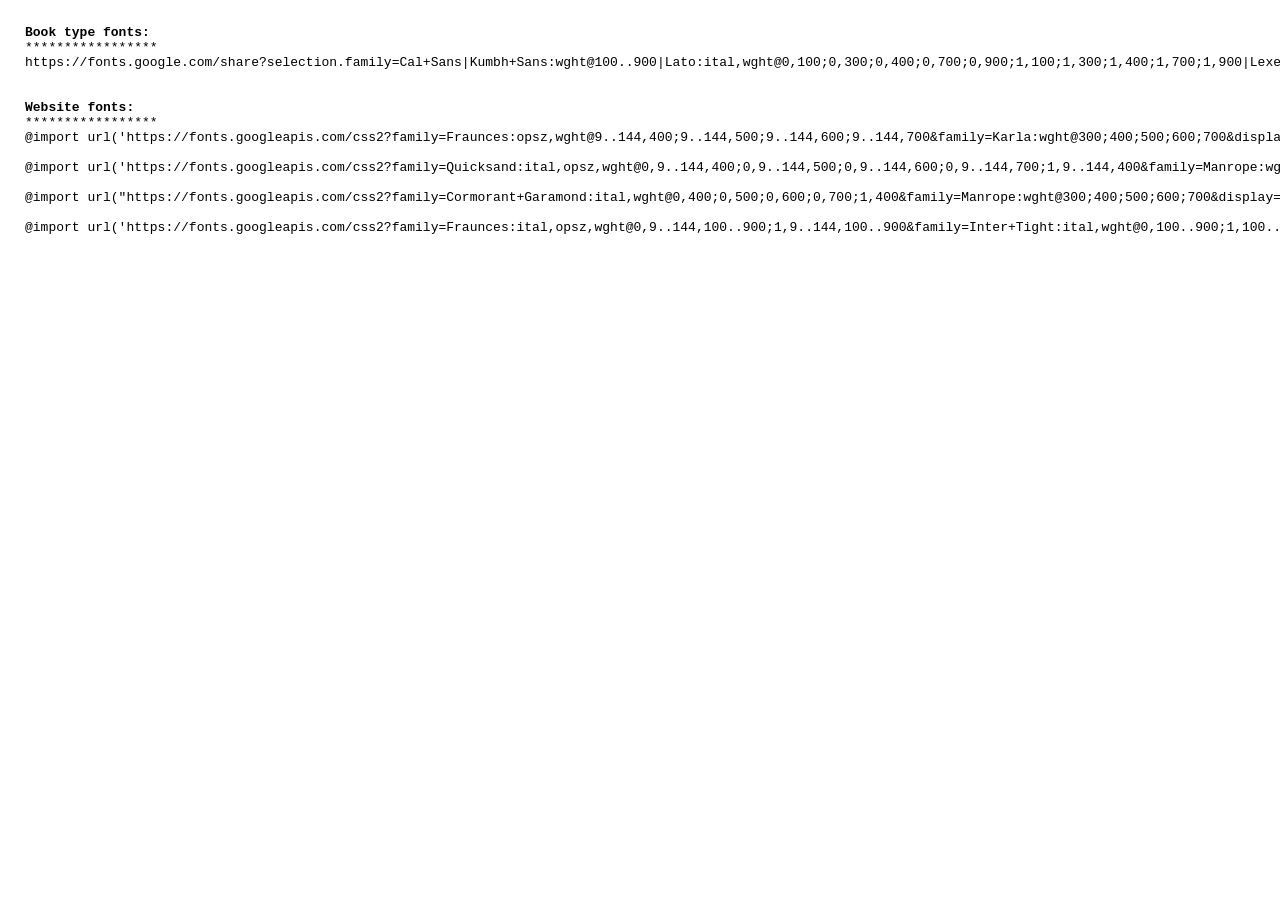
<file: Fonts/index.html>
<!DOCTYPE html>
<html>
<head>
<title>Font list</title>
</head>
<style>
  * {
    margin: 0;padding: 0;
  }
</style>
<body style="padding: 25px">
<pre>
<b>Book type fonts:</b>
*****************
https://fonts.google.com/share?selection.family=Cal+Sans|Kumbh+Sans:wght@100..900|Lato:ital,wght@0,100;0,300;0,400;0,700;0,900;1,100;1,300;1,400;1,700;1,900|Lexend:wght@100..900|Merriweather+Sans:ital,wght@0,300..800;1,300..800|Merriweather:ital,opsz,wght@0,18..144,300..900;1,18..144,300..900|Montserrat:ital,wght@0,100..900;1,100..900|Open+Sans:ital,wght@0,300..800;1,300..800|Source+Sans+3:ital,wght@0,200..900;1,200..900


<b>Website fonts:</b>
*****************
@import url('https://fonts.googleapis.com/css2?family=Fraunces:opsz,wght@9..144,400;9..144,500;9..144,600;9..144,700&family=Karla:wght@300;400;500;600;700&display=swap');

@import url('https://fonts.googleapis.com/css2?family=Quicksand:ital,opsz,wght@0,9..144,400;0,9..144,500;0,9..144,600;0,9..144,700;1,9..144,400&family=Manrope:wght@300;400;500;600;700;800&display=swap'); */

@import url("https://fonts.googleapis.com/css2?family=Cormorant+Garamond:ital,wght@0,400;0,500;0,600;0,700;1,400&family=Manrope:wght@300;400;500;600;700&display=swap");

@import url('https://fonts.googleapis.com/css2?family=Fraunces:ital,opsz,wght@0,9..144,100..900;1,9..144,100..900&family=Inter+Tight:ital,wght@0,100..900;1,100..900&family=JetBrains+Mono:ital,wght@0,100..800;1,100..800&display=swap');
</pre>
</body>
</html>
</file>
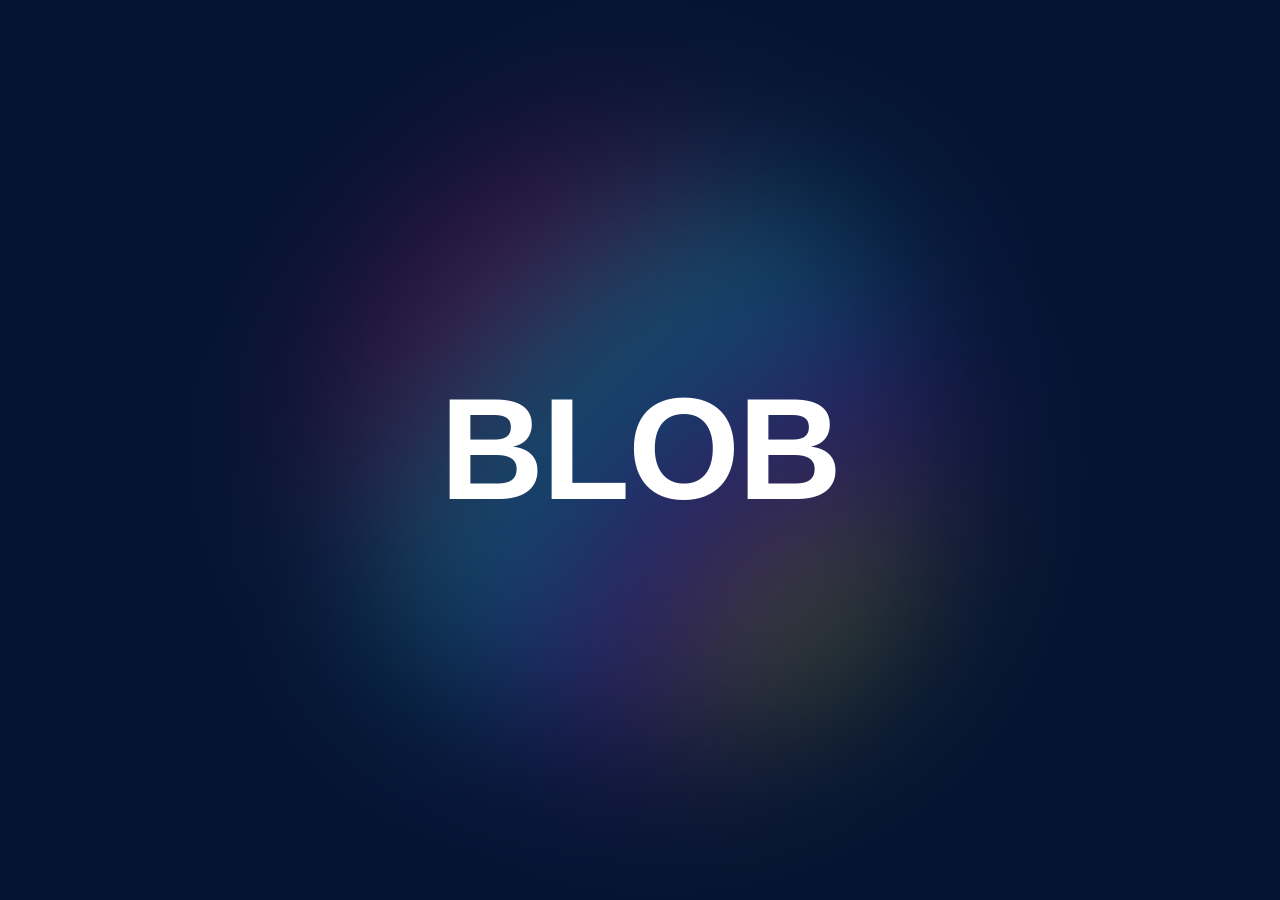
<file: dev/aimate-gradient-clip-path.html>
<!DOCTYPE html>
<html>
<head>
<style>
body {
    margin: 0;
    padding: 0;
    background-color: #061433; /* Matches the exact dark blue in your image */
    overflow: hidden;
    font-family: 'Arial Black', Gadget, sans-serif; /* Thick font matches your image text */
}

.outer {
    width: 100vw;
    height: 100vh;
    position: relative;
    display: flex;
    justify-content: center;
    align-items: center;
}

.inner {
    width: 600px;
    height: 600px;
    border-radius: 50%;
    background-color: transparent;
    overflow: hidden;
    filter: blur(80px); /* Massive blur replicates the glow structure in the image */
    position: absolute;
    z-index: 1;
    opacity: 0.3; /* Slightly transparent to enhance the glow effect */
}

.blob {
    width: 100%;
    height: 100%;
    /* Gradient matches the vibrant greens and purples visible in your image */
    background: radial-gradient(circle at center, rgb(128, 240, 36), rgb(212, 239, 10), #9509e1, rgb(1, 253, 253), #ff005e, #2528f5);
    background-size: 200% 200%;
    animation: morphMoveAndPan 15s ease-in-out infinite alternate;
}

/* Centers the title perfectly on top of the glowing aura */
.title-container {
    position: absolute;
    z-index: 2; /* Ensures text stays sharply layered above the blurred layout */
    pointer-events: none;
    mix-blend-mode: screen
}

h1 {
    font-size: 9rem; /* Bold, high-impact display size */
    margin: 0;
    text-transform: uppercase;
    letter-spacing: -2px;
    color: #ffffff; /* Clean white color exactly like the uploaded image */
}

@keyframes morphMoveAndPan {
    0% {
        clip-path: polygon(30% 0%, 65% 10%, 85% 30%, 75% 65%, 85% 95%, 45% 90%, 20% 100%, 5% 70%, 15% 40%, 0% 15%);
        transform: translate(20px, -20px) rotate(0deg) scale(1.5);
        background-position: 0% 0%;
    }
    50% {
        clip-path: polygon(15% 20%, 45% 5%, 90% 15%, 70% 40%, 95% 70%, 60% 85%, 25% 80%, 10% 95%, 0% 60%, 5% 40%);
        transform: translate(-30px, 30px) rotate(180deg) scale(1.1);
        background-position: 100% 100%;
    }
    100% {
        clip-path: polygon(50% 5%, 80% 25%, 70% 50%, 95% 75%, 65% 95%, 35% 80%, 10% 85%, 15% 55%, 0% 30%, 25% 25%);
        transform: translate(10px, -10px) rotate(360deg) scale(0.9);
        background-position: 0% 50%;
    }
}
</style>
</head>
<body>

<div class="outer">
    <!-- Overlay Header -->
    <div class="title-container">
        <h1>BLOB</h1>
    </div>

    <!-- Background Glow Aura -->
    <div class="inner">
        <div class="blob"></div> 
    </div>
</div>

</body>
</html>
</file>
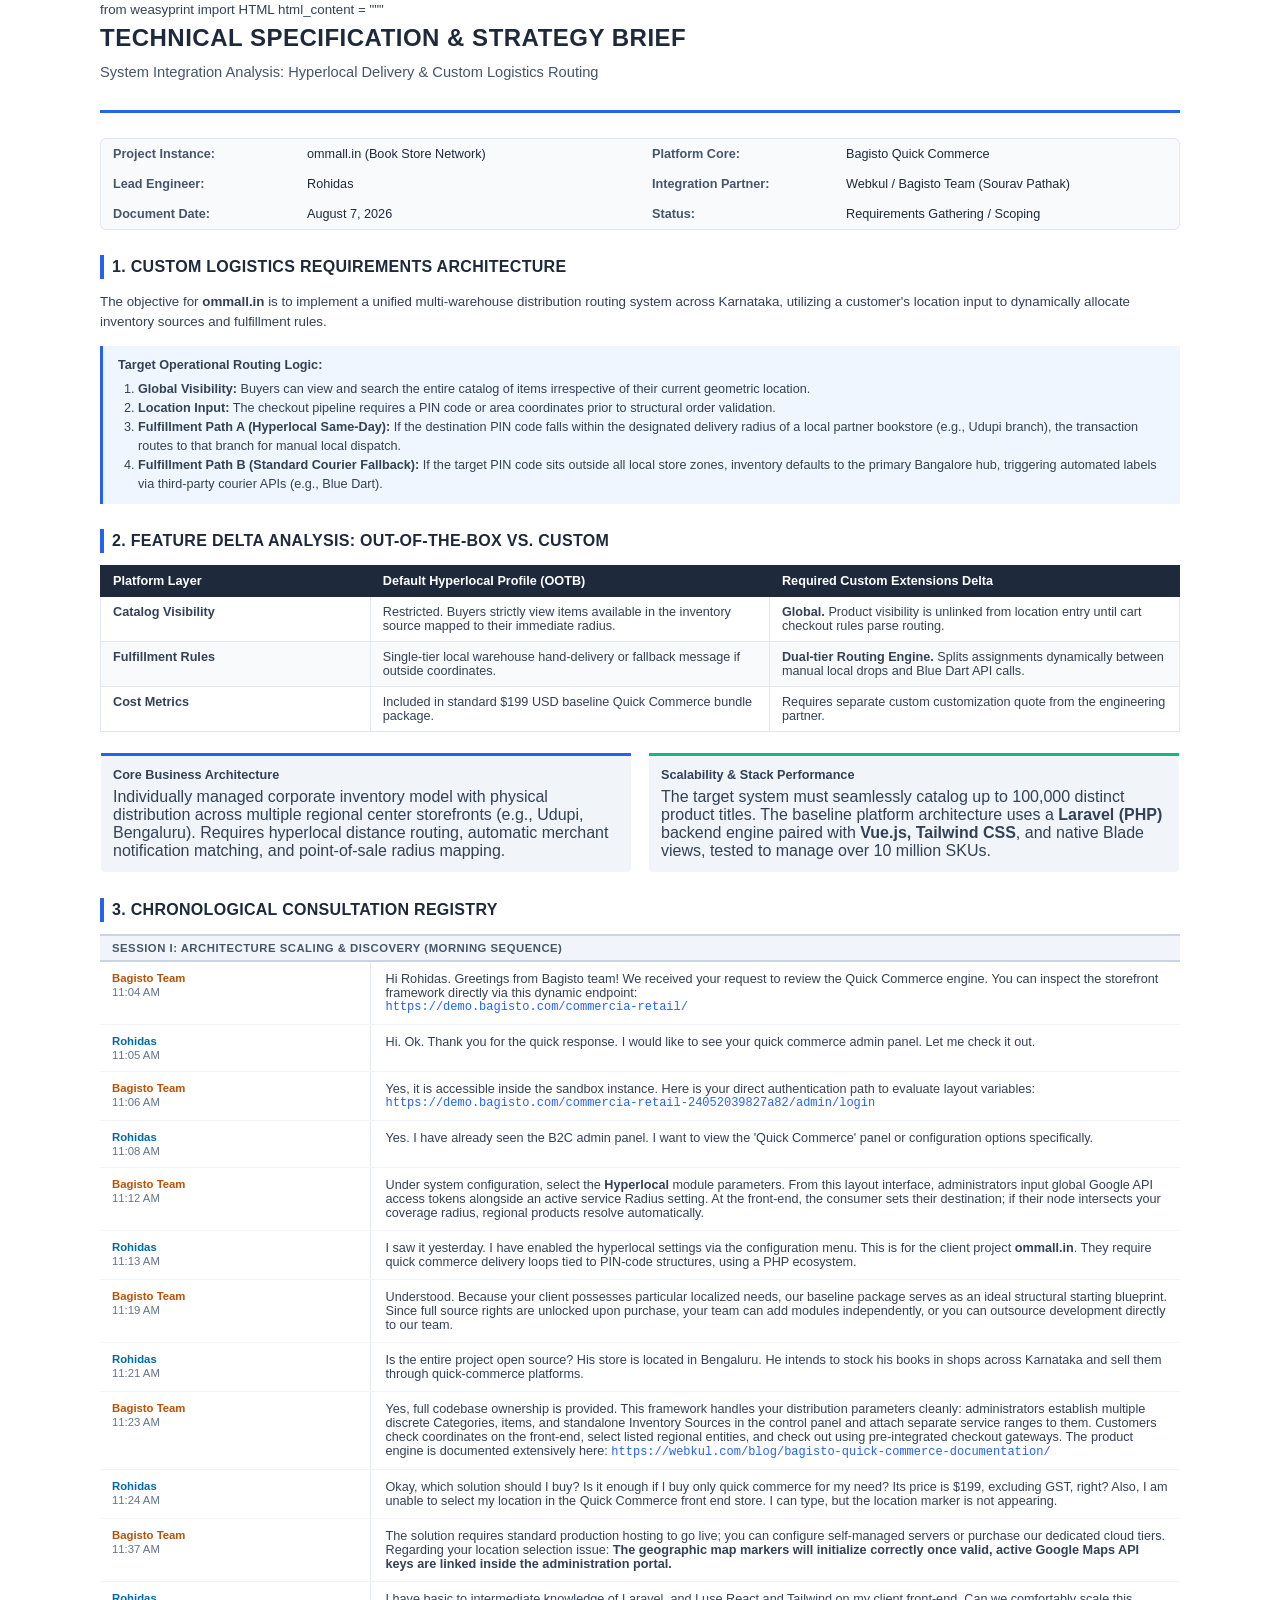
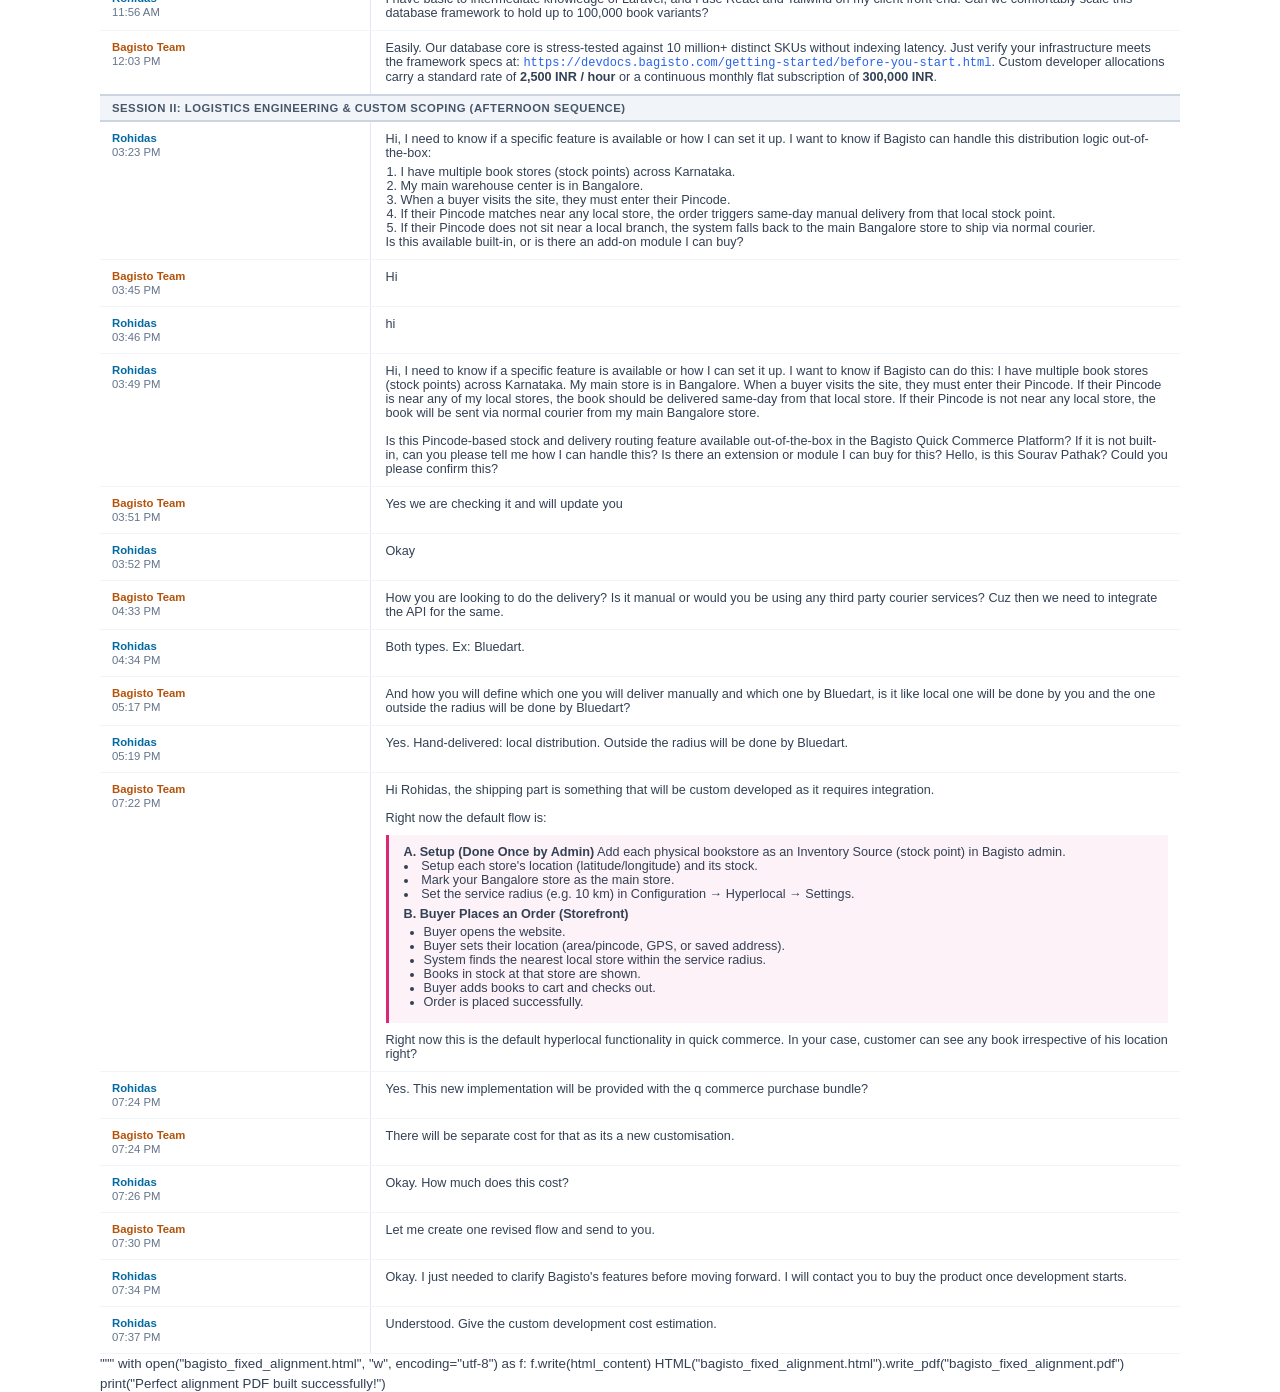
<file: dev/bagisto_consultation_transcript.html>
from weasyprint import HTML

html_content = """
<!DOCTYPE html>
<html lang="en">
<head>
    <meta charset="UTF-8">
    <title>Technical Specification & Strategy Brief</title>
    <style>
        *, *::before, *::after {
            box-sizing: border-box;
        }
        
        @page {
            size: A4;
            margin: 20mm 15mm;
            @bottom-right {
                content: "Page " counter(page) " of " counter(pages);
                font-size: 8.5pt;
                font-family: 'Segoe UI', Arial, sans-serif;
                color: #64748b;
            }
            @bottom-left {
                content: "ommall.in • Architecture Specification & Vendor Consultation Document";
                font-size: 8.5pt;
                font-family: 'Segoe UI', Arial, sans-serif;
                color: #64748b;
            }
        }

        body {
            margin: 0;
            padding: 0;
            font-family: 'Segoe UI', -apple-system, BlinkMacSystemFont, Roboto, Arial, sans-serif;
            font-size: 10pt;
            line-height: 1.5;
            color: #334155;
            background-color: #ffffff;
        }

        .header-banner {
            border-bottom: 3px solid #2563eb;
            padding-bottom: 12px;
            margin-bottom: 25px;
        }

        .header-title {
            font-size: 18pt;
            font-weight: bold;
            color: #1e293b;
            margin: 0 0 5px 0;
            text-transform: uppercase;
            letter-spacing: 0.5px;
        }

        .header-subtitle {
            font-size: 11pt;
            color: #475569;
            margin: 0 0 15px 0;
        }

        /* Native table elements for reliable alignment */
        .meta-table {
            width: 100%;
            background-color: #f8fafc;
            border: 1px solid #e2e8f0;
            border-radius: 6px;
            margin-bottom: 25px;
            border-collapse: separate;
            border-spacing: 0;
        }

        .meta-cell {
            padding: 8px 12px;
            font-size: 9.5pt;
            vertical-align: top;
        }

        .meta-label {
            font-weight: bold;
            color: #475569;
            width: 18%;
        }

        .meta-value {
            color: #1e293b;
            width: 32%;
        }

        h2 {
            font-size: 12pt;
            color: #1e293b;
            border-left: 4px solid #2563eb;
            padding-left: 8px;
            margin-top: 25px;
            margin-bottom: 12px;
            page-break-after: avoid;
            text-transform: uppercase;
            letter-spacing: 0.3px;
        }

        .info-table {
            width: 100%;
            border-collapse: collapse;
            margin-bottom: 20px;
        }

        .info-table th {
            background-color: #1e293b;
            color: #ffffff;
            font-weight: bold;
            padding: 8px 12px;
            font-size: 9.5pt;
            border: 1px solid #1e293b;
            text-align: left;
        }

        .info-table td {
            padding: 8px 12px;
            border: 1px solid #e2e8f0;
            font-size: 9.5pt;
            vertical-align: top;
        }

        .info-table tr:nth-child(even) td {
            background-color: #f8fafc;
        }

        .url-link {
            color: #2563eb;
            text-decoration: none;
            word-break: break-all;
            font-family: monospace;
            font-size: 9pt;
        }

        /* Clean Layout Structural Cards */
        .card-wrapper {
            width: 100%;
            margin-bottom: 20px;
            border-collapse: collapse;
        }

        .card-cell {
            width: 50%;
            vertical-align: top;
        }

        .summary-card {
            background-color: #f1f5f9;
            border-top: 3px solid #64748b;
            padding: 12px;
            margin-right: 8px;
            border-radius: 0 0 4px 4px;
            min-height: 110px;
        }

        .card-cell:last-child .summary-card {
            margin-right: 0;
            margin-left: 8px;
        }

        .summary-card-title {
            font-weight: bold;
            color: #334155;
            margin-bottom: 6px;
            font-size: 9.5pt;
        }

        /* Native Table for Dialogue Logs to prevent column shifting */
        .chat-table {
            width: 100%;
            border-collapse: collapse;
            margin-top: 10px;
        }

        .chat-table tr {
            page-break-inside: avoid;
        }

        .chat-cell {
            padding: 10px 12px;
            border-bottom: 1px solid #f1f5f9;
            font-size: 9.5pt;
            vertical-align: top;
        }

        .chat-meta {
            width: 25%;
            color: #64748b;
            font-size: 8.5pt;
            border-right: 1px solid #e2e8f0;
        }

        .chat-body {
            width: 75%;
            padding-left: 15px;
            color: #334155;
        }

        .session-divider {
            background-color: #f1f5f9;
            padding: 6px 12px;
            font-weight: bold;
            color: #475569;
            text-transform: uppercase;
            font-size: 8.5pt;
            letter-spacing: 0.5px;
            border-top: 2px solid #cbd5e1;
            border-bottom: 2px solid #cbd5e1;
        }

        .sender-tag {
            font-weight: bold;
            display: block;
            margin-bottom: 2px;
        }

        .sender-rohidas {
            color: #0369a1;
        }

        .sender-bagisto {
            color: #b45309;
        }
        
        .highlight-box {
            background-color: #eff6ff;
            border-left: 3px solid #2563eb;
            padding: 10px 15px;
            margin: 10px 0;
            font-size: 9.5pt;
        }

        .highlight-box ul, .highlight-box ol {
            margin: 5px 0 0 0;
            padding-left: 20px;
        }

        .flow-card {
            background-color: #fdf2f8;
            border-left: 3px solid #db2777;
            padding: 10px 15px;
            margin: 10px 0;
            font-size: 9.5pt;
        }
        
        .flow-card ul {
            margin: 4px 0;
            padding-left: 20px;
        }
    </style>
</head>
<body style="max-width:1080px; margin:0 auto;">

    <div class="header-banner">
        <h1 class="header-title">Technical Specification & Strategy Brief</h1>
        <div class="header-subtitle">System Integration Analysis: Hyperlocal Delivery & Custom Logistics Routing</div>
    </div>

    <table class="meta-table">
        <tr>
            <td class="meta-cell meta-label">Project Instance:</td>
            <td class="meta-cell meta-value">ommall.in (Book Store Network)</td>
            <td class="meta-cell meta-label">Platform Core:</td>
            <td class="meta-cell meta-value">Bagisto Quick Commerce</td>
        </tr>
        <tr>
            <td class="meta-cell meta-label">Lead Engineer:</td>
            <td class="meta-cell meta-value">Rohidas</td>
            <td class="meta-cell meta-label">Integration Partner:</td>
            <td class="meta-cell meta-value">Webkul / Bagisto Team (Sourav Pathak)</td>
        </tr>
        <tr>
            <td class="meta-cell meta-label">Document Date:</td>
            <td class="meta-cell meta-value">August 7, 2026</td>
            <td class="meta-cell meta-label">Status:</td>
            <td class="meta-cell meta-value">Requirements Gathering / Scoping</td>
        </tr>
    </table>

    <h2>1. Custom Logistics Requirements Architecture</h2>
    <p>
        The objective for <strong>ommall.in</strong> is to implement a unified multi-warehouse distribution routing system across Karnataka, utilizing a customer's location input to dynamically allocate inventory sources and fulfillment rules.
    </p>

    <div class="highlight-box">
        <strong>Target Operational Routing Logic:</strong>
        <ol>
            <li><strong>Global Visibility:</strong> Buyers can view and search the entire catalog of items irrespective of their current geometric location.</li>
            <li><strong>Location Input:</strong> The checkout pipeline requires a PIN code or area coordinates prior to structural order validation.</li>
            <li><strong>Fulfillment Path A (Hyperlocal Same-Day):</strong> If the destination PIN code falls within the designated delivery radius of a local partner bookstore (e.g., Udupi branch), the transaction routes to that branch for manual local dispatch.</li>
            <li><strong>Fulfillment Path B (Standard Courier Fallback):</strong> If the target PIN code sits outside all local store zones, inventory defaults to the primary Bangalore hub, triggering automated labels via third-party courier APIs (e.g., Blue Dart).</li>
        </ol>
    </div>

    <h2>2. Feature Delta Analysis: Out-of-the-Box vs. Custom</h2>
    <table class="info-table">
        <thead>
            <tr>
                <th style="width: 25%;">Platform Layer</th>
                <th style="width: 37%;">Default Hyperlocal Profile (OOTB)</th>
                <th style="width: 38%;">Required Custom Extensions Delta</th>
            </tr>
        </thead>
        <tbody>
            <tr>
                <td><strong>Catalog Visibility</strong></td>
                <td>Restricted. Buyers strictly view items available in the inventory source mapped to their immediate radius.</td>
                <td><strong>Global.</strong> Product visibility is unlinked from location entry until cart checkout rules parse routing.</td>
            </tr>
            <tr>
                <td><strong>Fulfillment Rules</strong></td>
                <td>Single-tier local warehouse hand-delivery or fallback message if outside coordinates.</td>
                <td><strong>Dual-tier Routing Engine.</strong> Splits assignments dynamically between manual local drops and Blue Dart API calls.</td>
            </tr>
            <tr>
                <td><strong>Cost Metrics</strong></td>
                <td>Included in standard $199 USD baseline Quick Commerce bundle package.</td>
                <td>Requires separate custom customization quote from the engineering partner.</td>
            </tr>
        </tbody>
    </table>

    <table class="card-wrapper">
        <tr>
            <td class="card-cell">
                <div class="summary-card" style="border-top-color: #2563eb;">
                    <div class="summary-card-title">Core Business Architecture</div>
                    Individually managed corporate inventory model with physical distribution across multiple regional center storefronts (e.g., Udupi, Bengaluru). Requires hyperlocal distance routing, automatic merchant notification matching, and point-of-sale radius mapping.
                </div>
            </td>
            <td class="card-cell">
                <div class="summary-card" style="border-top-color: #10b981;">
                    <div class="summary-card-title">Scalability & Stack Performance</div>
                    The target system must seamlessly catalog up to 100,000 distinct product titles. The baseline platform architecture uses a <strong>Laravel (PHP)</strong> backend engine paired with <strong>Vue.js, Tailwind CSS</strong>, and native Blade views, tested to manage over 10 million SKUs.
                </div>
            </td>
        </tr>
    </table>

    <div style="page-break-after: always;"></div>

    <h2>3. Chronological Consultation Registry</h2>
    <table class="chat-table">
        <tbody>
            <tr>
                <td colspan="2" class="session-divider">Session I: Architecture Scaling & Discovery (Morning Sequence)</td>
            </tr>

            <tr>
                <td class="chat-cell chat-meta"><span class="sender-tag sender-bagisto">Bagisto Team</span>11:04 AM</td>
                <td class="chat-cell chat-body">Hi Rohidas. Greetings from Bagisto team! We received your request to review the Quick Commerce engine. You can inspect the storefront framework directly via this dynamic endpoint: <br><a class="url-link" href="https://demo.bagisto.com/commercia-retail/">https://demo.bagisto.com/commercia-retail/</a></td>
            </tr>

            <tr>
                <td class="chat-cell chat-meta"><span class="sender-tag sender-rohidas">Rohidas</span>11:05 AM</td>
                <td class="chat-cell chat-body">Hi. Ok. Thank you for the quick response. I would like to see your quick commerce admin panel. Let me check it out.</td>
            </tr>

            <tr>
                <td class="chat-cell chat-meta"><span class="sender-tag sender-bagisto">Bagisto Team</span>11:06 AM</td>
                <td class="chat-cell chat-body">Yes, it is accessible inside the sandbox instance. Here is your direct authentication path to evaluate layout variables: <br><a class="url-link" href="https://demo.bagisto.com/commercia-retail-24052039827a82/admin/login">https://demo.bagisto.com/commercia-retail-24052039827a82/admin/login</a></td>
            </tr>

            <tr>
                <td class="chat-cell chat-meta"><span class="sender-tag sender-rohidas">Rohidas</span>11:08 AM</td>
                <td class="chat-cell chat-body">Yes. I have already seen the B2C admin panel. I want to view the 'Quick Commerce' panel or configuration options specifically.</td>
            </tr>

            <tr>
                <td class="chat-cell chat-meta"><span class="sender-tag sender-bagisto">Bagisto Team</span>11:12 AM</td>
                <td class="chat-cell chat-body">Under system configuration, select the <strong>Hyperlocal</strong> module parameters. From this layout interface, administrators input global Google API access tokens alongside an active service Radius setting. At the front-end, the consumer sets their destination; if their node intersects your coverage radius, regional products resolve automatically.</td>
            </tr>

            <tr>
                <td class="chat-cell chat-meta"><span class="sender-tag sender-rohidas">Rohidas</span>11:13 AM</td>
                <td class="chat-cell chat-body">I saw it yesterday. I have enabled the hyperlocal settings via the configuration menu. This is for the client project <strong>ommall.in</strong>. They require quick commerce delivery loops tied to PIN-code structures, using a PHP ecosystem.</td>
            </tr>

            <tr>
                <td class="chat-cell chat-meta"><span class="sender-tag sender-bagisto">Bagisto Team</span>11:19 AM</td>
                <td class="chat-cell chat-body">Understood. Because your client possesses particular localized needs, our baseline package serves as an ideal structural starting blueprint. Since full source rights are unlocked upon purchase, your team can add modules independently, or you can outsource development directly to our team.</td>
            </tr>

            <tr>
                <td class="chat-cell chat-meta"><span class="sender-tag sender-rohidas">Rohidas</span>11:21 AM</td>
                <td class="chat-cell chat-body">Is the entire project open source? His store is located in Bengaluru. He intends to stock his books in shops across Karnataka and sell them through quick-commerce platforms.</td>
            </tr>

            <tr>
                <td class="chat-cell chat-meta"><span class="sender-tag sender-bagisto">Bagisto Team</span>11:23 AM</td>
                <td class="chat-cell chat-body">Yes, full codebase ownership is provided. This framework handles your distribution parameters cleanly: administrators establish multiple discrete Categories, items, and standalone Inventory Sources in the control panel and attach separate service ranges to them. Customers check coordinates on the front-end, select listed regional entities, and check out using pre-integrated checkout gateways. The product engine is documented extensively here: <a class="url-link" href="https://webkul.com/blog/bagisto-quick-commerce-documentation/">https://webkul.com/blog/bagisto-quick-commerce-documentation/</a></td>
            </tr>

            <tr>
                <td class="chat-cell chat-meta"><span class="sender-tag sender-rohidas">Rohidas</span>11:24 AM</td>
                <td class="chat-cell chat-body">Okay, which solution should I buy? Is it enough if I buy only quick commerce for my need? Its price is $199, excluding GST, right? Also, I am unable to select my location in the Quick Commerce front end store. I can type, but the location marker is not appearing.</td>
            </tr>

            <tr>
                <td class="chat-cell chat-meta"><span class="sender-tag sender-bagisto">Bagisto Team</span>11:37 AM</td>
                <td class="chat-cell chat-body">The solution requires standard production hosting to go live; you can configure self-managed servers or purchase our dedicated cloud tiers. Regarding your location selection issue: <strong>The geographic map markers will initialize correctly once valid, active Google Maps API keys are linked inside the administration portal.</strong></td>
            </tr>

            <tr>
                <td class="chat-cell chat-meta"><span class="sender-tag sender-rohidas">Rohidas</span>11:56 AM</td>
                <td class="chat-cell chat-body">I have basic to intermediate knowledge of Laravel, and I use React and Tailwind on my client front-end. Can we comfortably scale this database framework to hold up to 100,000 book variants?</td>
            </tr>

            <tr>
                <td class="chat-cell chat-meta"><span class="sender-tag sender-bagisto">Bagisto Team</span>12:03 PM</td>
                <td class="chat-cell chat-body">Easily. Our database core is stress-tested against 10 million+ distinct SKUs without indexing latency. Just verify your infrastructure meets the framework specs at: <a class="url-link" href="https://devdocs.bagisto.com/getting-started/before-you-start.html">https://devdocs.bagisto.com/getting-started/before-you-start.html</a>. Custom developer allocations carry a standard rate of <strong>2,500 INR / hour</strong> or a continuous monthly flat subscription of <strong>300,000 INR</strong>.</td>
            </tr>

            <tr>
                <td colspan="2" class="session-divider">Session II: Logistics Engineering & Custom Scoping (Afternoon Sequence)</td>
            </tr>

            <tr>
                <td class="chat-cell chat-meta"><span class="sender-tag sender-rohidas">Rohidas</span>03:23 PM</td>
                <td class="chat-cell chat-body">
                    Hi, I need to know if a specific feature is available or how I can set it up. I want to know if Bagisto can handle this distribution logic out-of-the-box:
                    <ol style="margin: 5px 0 0 0; padding-left: 15px;">
                        <li>I have multiple book stores (stock points) across Karnataka.</li>
                        <li>My main warehouse center is in Bangalore.</li>
                        <li>When a buyer visits the site, they must enter their Pincode.</li>
                        <li>If their Pincode matches near any local store, the order triggers same-day manual delivery from that local stock point.</li>
                        <li>If their Pincode does not sit near a local branch, the system falls back to the main Bangalore store to ship via normal courier.</li>
                    </ol>
                    Is this available built-in, or is there an add-on module I can buy?
                </td>
            </tr>

            <tr>
                <td class="chat-cell chat-meta"><span class="sender-tag sender-bagisto">Bagisto Team</span>03:45 PM</td>
                <td class="chat-cell chat-body">Hi</td>
            </tr>

            <tr>
                <td class="chat-cell chat-meta"><span class="sender-tag sender-rohidas">Rohidas</span>03:46 PM</td>
                <td class="chat-cell chat-body">hi</td>
            </tr>

            <tr>
                <td class="chat-cell chat-meta"><span class="sender-tag sender-rohidas">Rohidas</span>03:49 PM</td>
                <td class="chat-cell chat-body">
                    Hi, I need to know if a specific feature is available or how I can set it up. I want to know if Bagisto can do this: I have multiple book stores (stock points) across Karnataka. My main store is in Bangalore. When a buyer visits the site, they must enter their Pincode. If their Pincode is near any of my local stores, the book should be delivered same-day from that local store. If their Pincode is not near any local store, the book will be sent via normal courier from my main Bangalore store.
                    <br><br>
                    Is this Pincode-based stock and delivery routing feature available out-of-the-box in the Bagisto Quick Commerce Platform? If it is not built-in, can you please tell me how I can handle this? Is there an extension or module I can buy for this? Hello, is this Sourav Pathak? Could you please confirm this?
                </td>
            </tr>

            <tr>
                <td class="chat-cell chat-meta"><span class="sender-tag sender-bagisto">Bagisto Team</span>03:51 PM</td>
                <td class="chat-cell chat-body">Yes we are checking it and will update you</td>
            </tr>

            <tr>
                <td class="chat-cell chat-meta"><span class="sender-tag sender-rohidas">Rohidas</span>03:52 PM</td>
                <td class="chat-cell chat-body">Okay</td>
            </tr>

            <tr>
                <td class="chat-cell chat-meta"><span class="sender-tag sender-bagisto">Bagisto Team</span>04:33 PM</td>
                <td class="chat-cell chat-body">How you are looking to do the delivery? Is it manual or would you be using any third party courier services? Cuz then we need to integrate the API for the same.</td>
            </tr>

            <tr>
                <td class="chat-cell chat-meta"><span class="sender-tag sender-rohidas">Rohidas</span>04:34 PM</td>
                <td class="chat-cell chat-body">Both types. Ex: Bluedart.</td>
            </tr>

            <tr>
                <td class="chat-cell chat-meta"><span class="sender-tag sender-bagisto">Bagisto Team</span>05:17 PM</td>
                <td class="chat-cell chat-body">And how you will define which one you will deliver manually and which one by Bluedart, is it like local one will be done by you and the one outside the radius will be done by Bluedart?</td>
            </tr>

            <tr>
                <td class="chat-cell chat-meta"><span class="sender-tag sender-rohidas">Rohidas</span>05:19 PM</td>
                <td class="chat-cell chat-body">Yes. Hand-delivered: local distribution. Outside the radius will be done by Bluedart.</td>
            </tr>

            <tr>
                <td class="chat-cell chat-meta"><span class="sender-tag sender-bagisto">Bagisto Team</span>07:22 PM</td>
                <td class="chat-cell chat-body">
                    Hi Rohidas, the shipping part is something that will be custom developed as it requires integration.
                    <br><br>
                    Right now the default flow is:
                    <div class="flow-card">
                        <strong>A. Setup (Done Once by Admin)</strong>
                            Add each physical bookstore as an Inventory Source (stock point) in Bagisto admin.
                            <li>Setup each store's location (latitude/longitude) and its stock.</li>
                            <li>Mark your Bangalore store as the main store.</li>
                            <li>Set the service radius (e.g. 10 km) in Configuration &rarr; Hyperlocal &rarr; Settings.</li>
                        <strong style="display:block; margin-top:6px;">B. Buyer Places an Order (Storefront)</strong>
                        <ul>
                            <li>Buyer opens the website.</li>
                            <li>Buyer sets their location (area/pincode, GPS, or saved address).</li>
                            <li>System finds the nearest local store within the service radius.</li>
                            <li>Books in stock at that store are shown.</li>
                            <li>Buyer adds books to cart and checks out.</li>
                            <li>Order is placed successfully.</li>
                        </ul>
                    </div>
                    Right now this is the default hyperlocal functionality in quick commerce. In your case, customer can see any book irrespective of his location right?
                </td>
            </tr>

            <tr>
                <td class="chat-cell chat-meta"><span class="sender-tag sender-rohidas">Rohidas</span>07:24 PM</td>
                <td class="chat-cell chat-body">Yes. This new implementation will be provided with the q commerce purchase bundle?</td>
            </tr>

            <tr>
                <td class="chat-cell chat-meta"><span class="sender-tag sender-bagisto">Bagisto Team</span>07:24 PM</td>
                <td class="chat-cell chat-body">There will be separate cost for that as its a new customisation.</td>
            </tr>

            <tr>
                <td class="chat-cell chat-meta"><span class="sender-tag sender-rohidas">Rohidas</span>07:26 PM</td>
                <td class="chat-cell chat-body">Okay. How much does this cost?</td>
            </tr>

            <tr>
                <td class="chat-cell chat-meta"><span class="sender-tag sender-bagisto">Bagisto Team</span>07:30 PM</td>
                <td class="chat-cell chat-body">Let me create one revised flow and send to you.</td>
            </tr>

            <tr>
                <td class="chat-cell chat-meta"><span class="sender-tag sender-rohidas">Rohidas</span>07:34 PM</td>
                <td class="chat-cell chat-body">Okay. I just needed to clarify Bagisto's features before moving forward. I will contact you to buy the product once development starts.</td>
            </tr>

            <tr>
                <td class="chat-cell chat-meta"><span class="sender-tag sender-rohidas">Rohidas</span>07:37 PM</td>
                <td class="chat-cell chat-body">Understood. Give the custom development cost estimation.</td>
            </tr>
        </tbody>
    </table>

</body>
</html>
"""

with open("bagisto_fixed_alignment.html", "w", encoding="utf-8") as f:
    f.write(html_content)

HTML("bagisto_fixed_alignment.html").write_pdf("bagisto_fixed_alignment.pdf")
print("Perfect alignment PDF built successfully!")
</file>
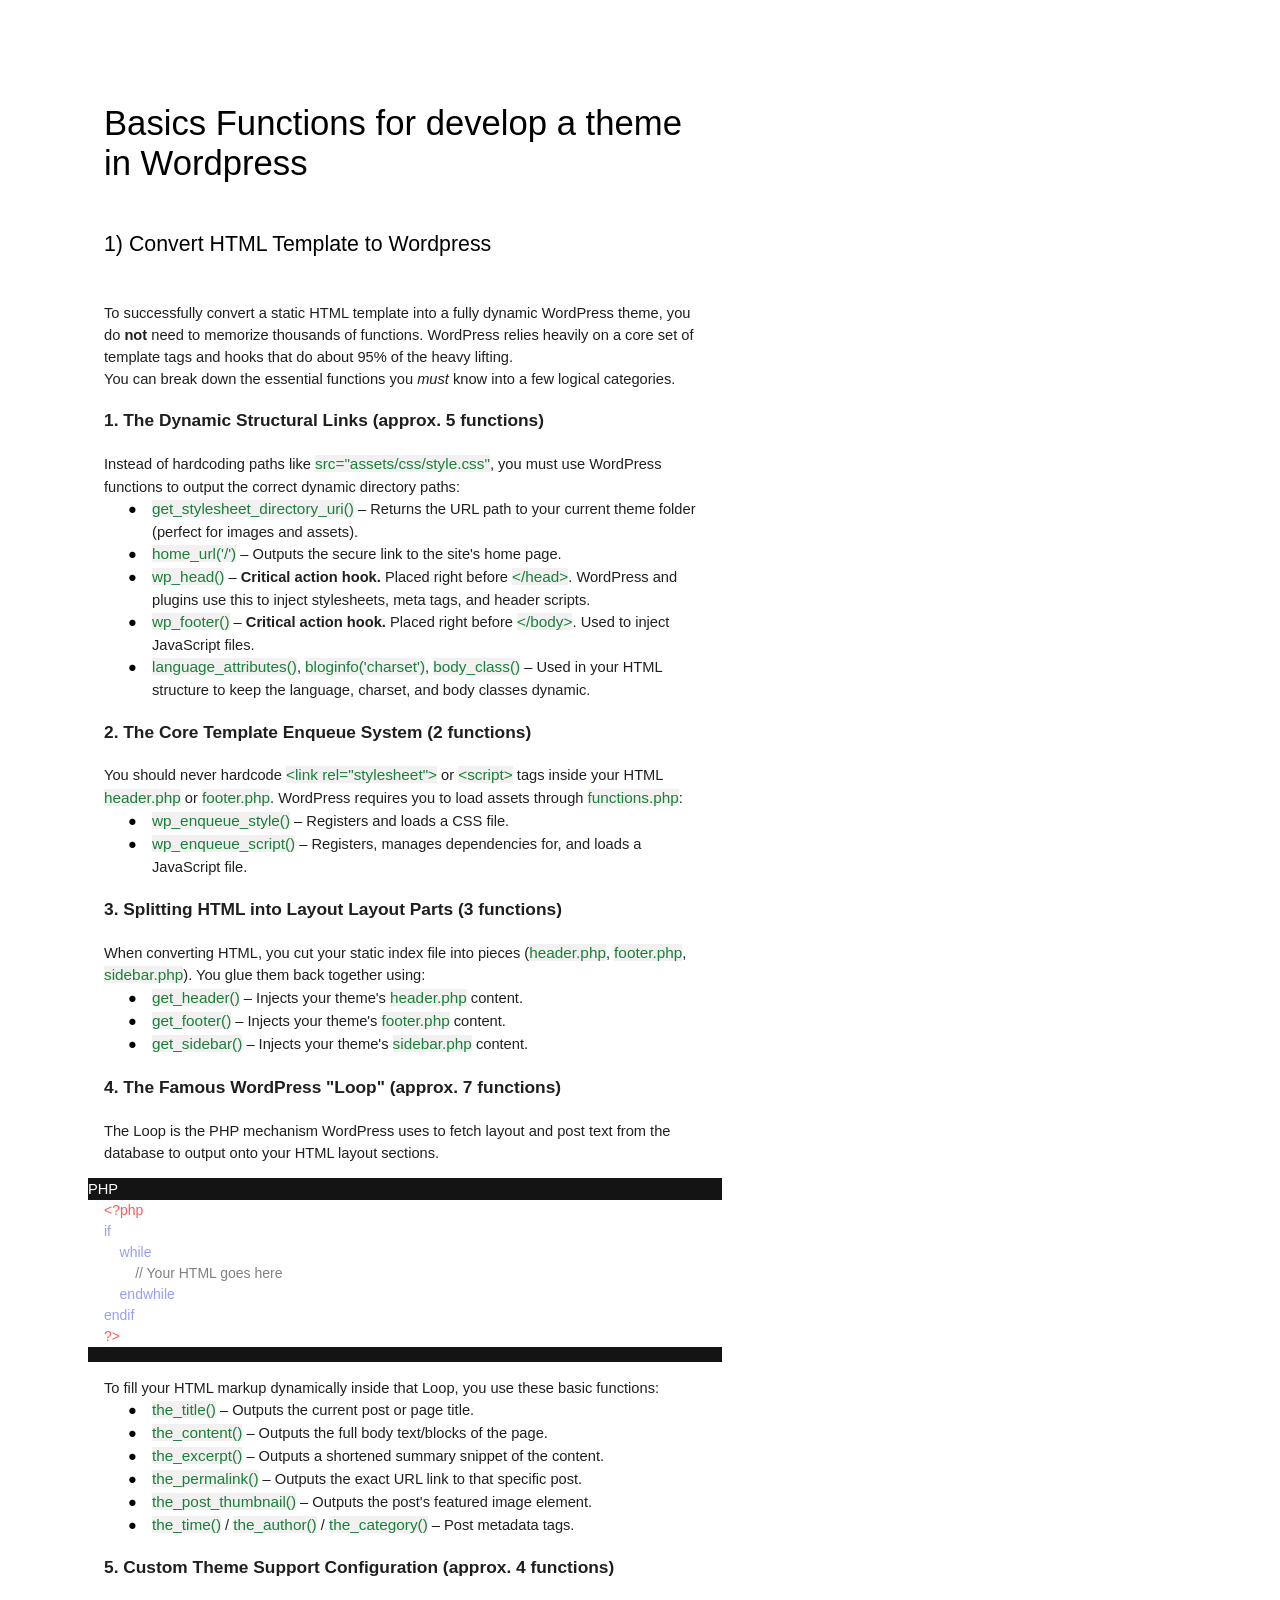
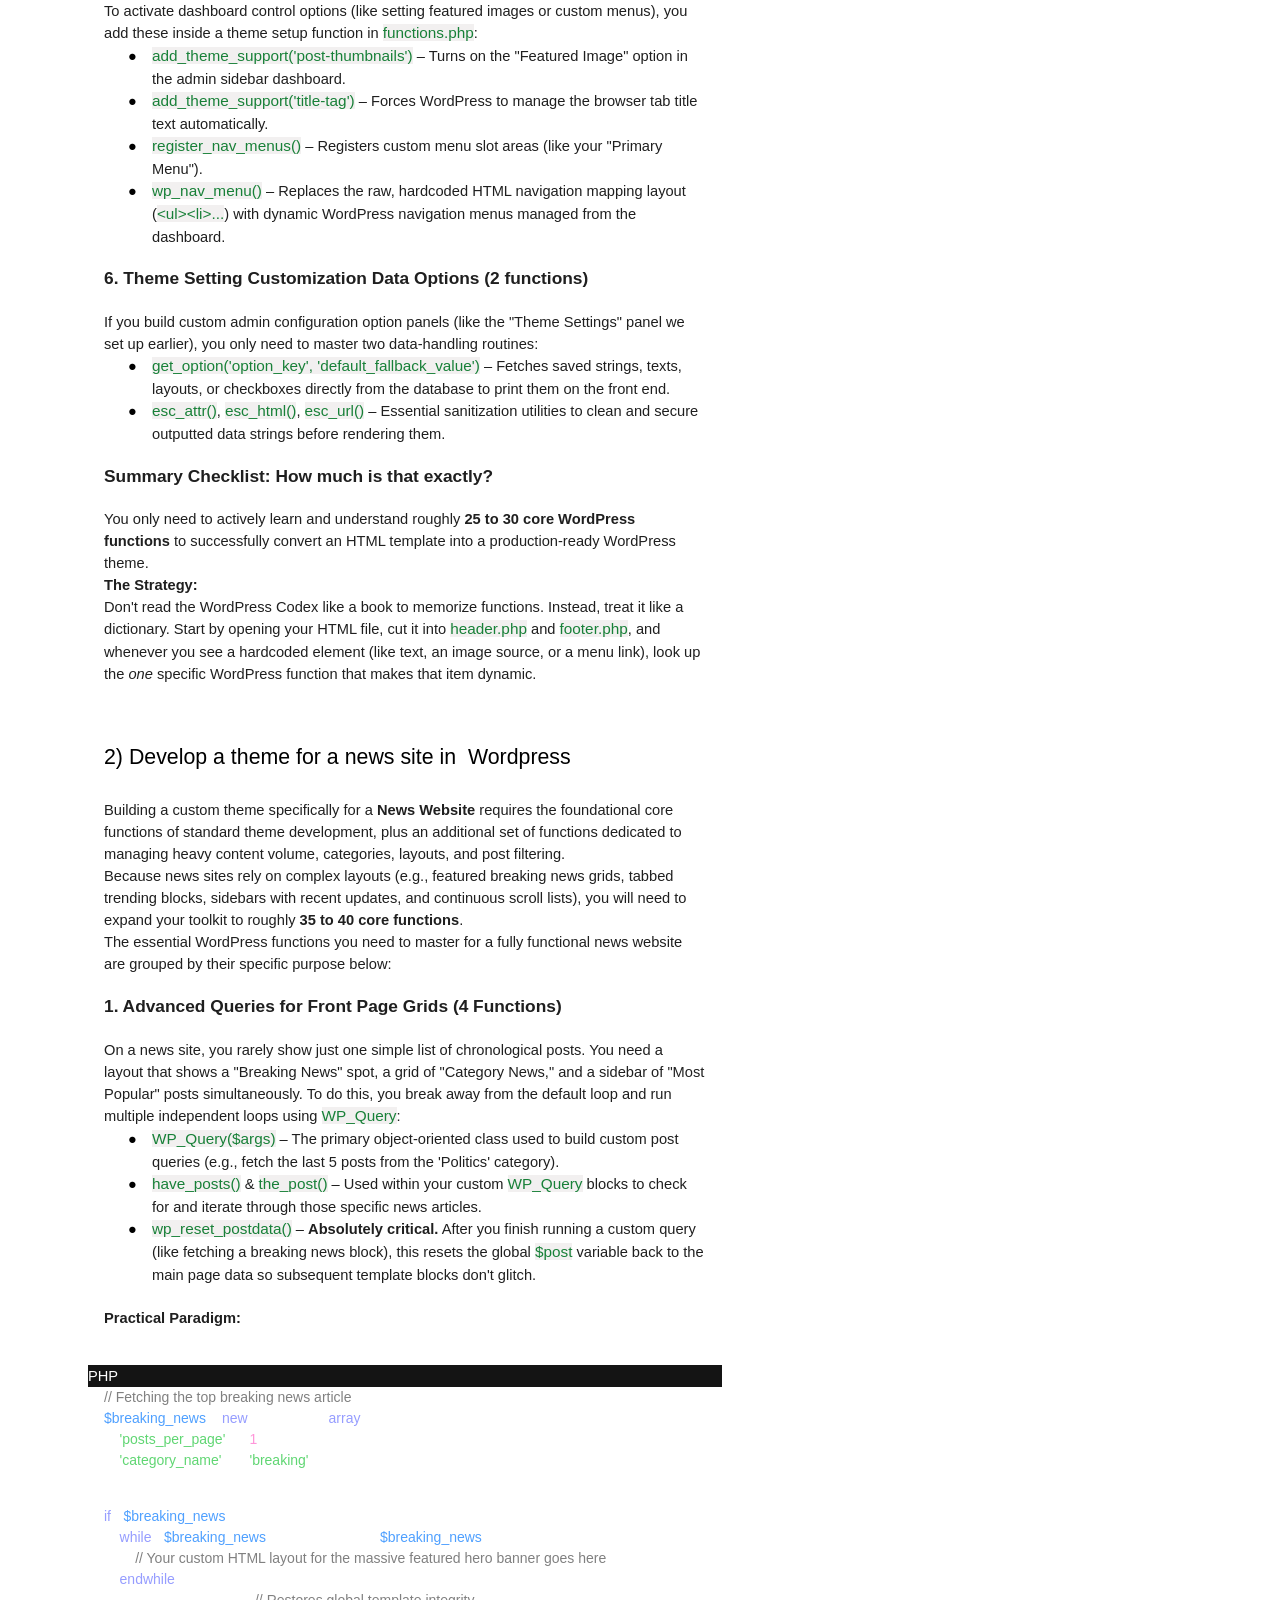
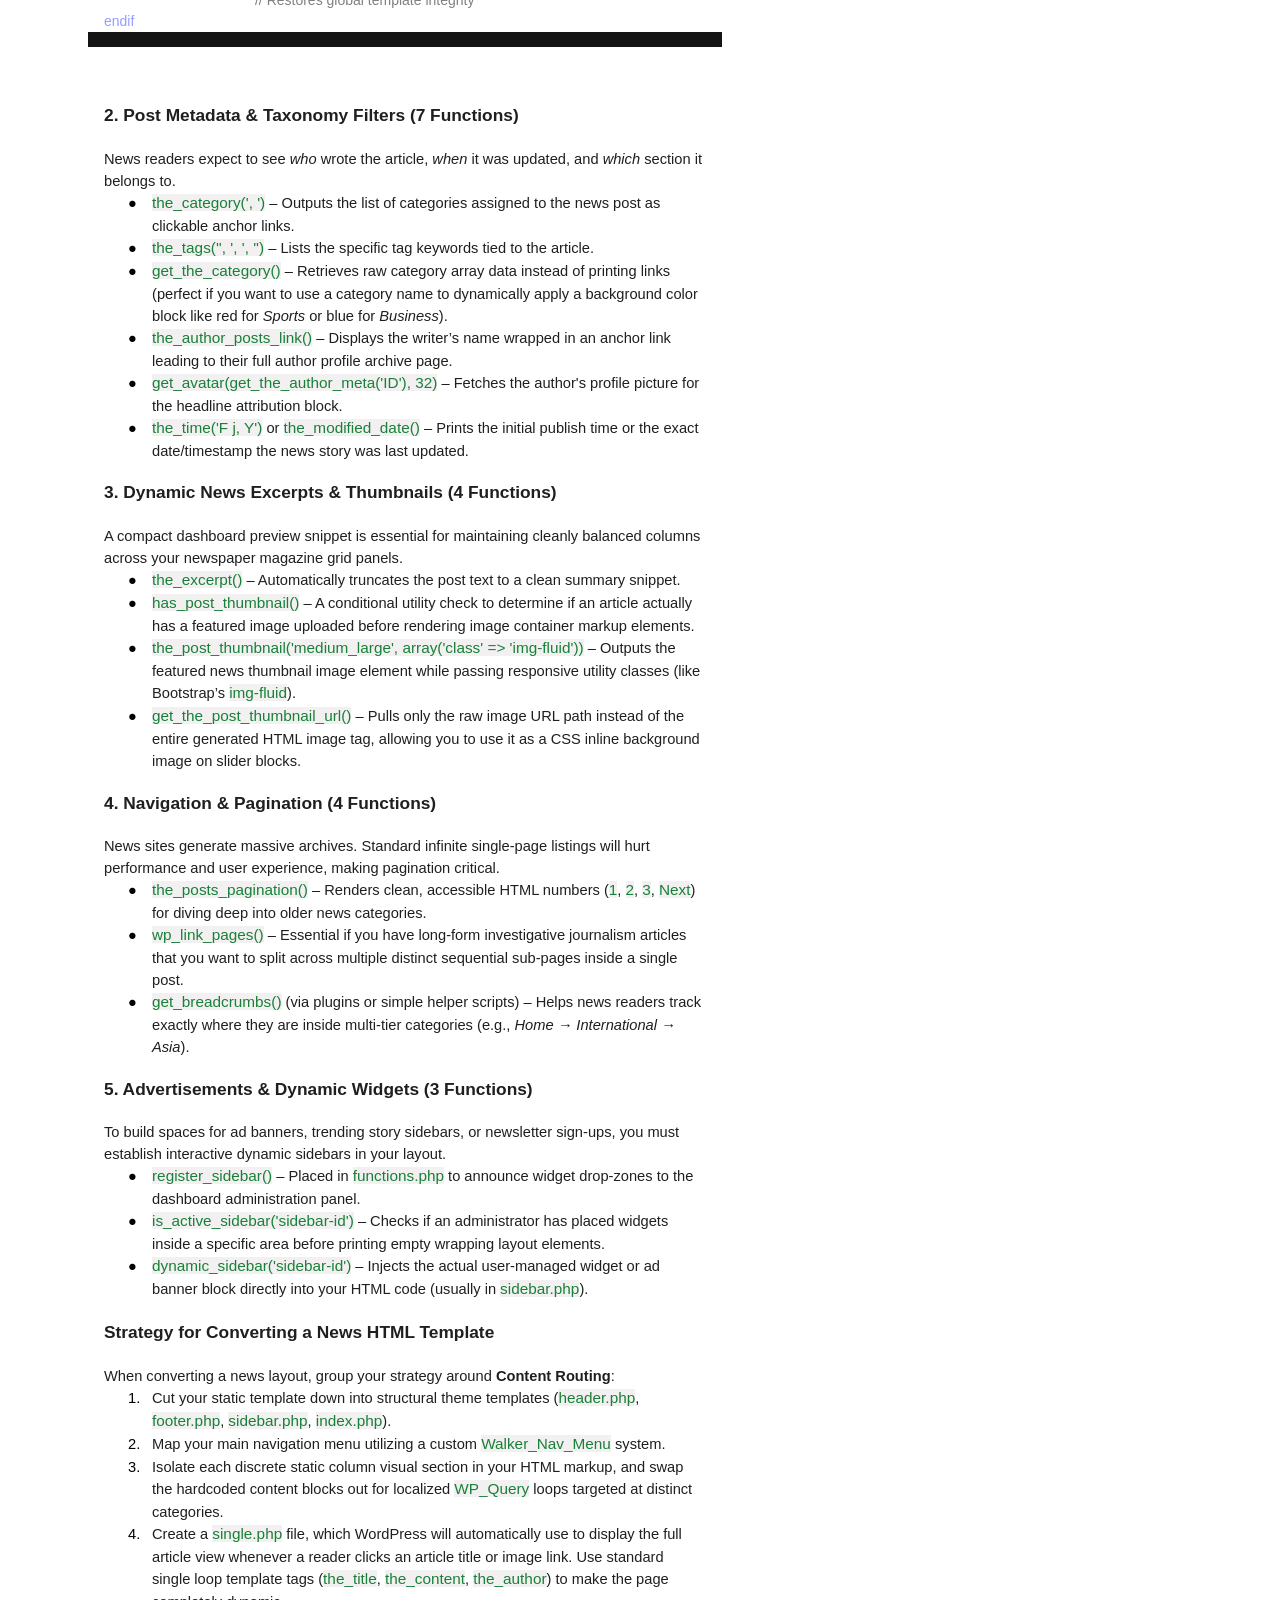
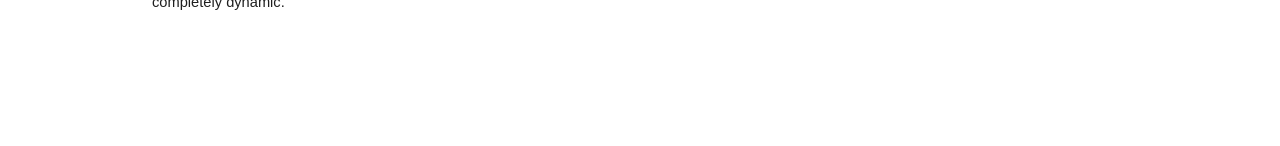
<file: dev/BasicsFunctionsfordevelopathemeinWordpress.html>
<html><head><meta content="text/html; charset=UTF-8" http-equiv="content-type"><style type="text/css">ul.lst-kix_ehoas6xehz4v-8{list-style-type:none}ul.lst-kix_newnczr10f66-0{list-style-type:none}ul.lst-kix_newnczr10f66-2{list-style-type:none}ul.lst-kix_newnczr10f66-1{list-style-type:none}ul.lst-kix_newnczr10f66-4{list-style-type:none}ul.lst-kix_newnczr10f66-3{list-style-type:none}ul.lst-kix_newnczr10f66-6{list-style-type:none}ul.lst-kix_newnczr10f66-5{list-style-type:none}.lst-kix_bybtcq6o4ruf-3>li{counter-increment:lst-ctn-kix_bybtcq6o4ruf-3}ul.lst-kix_z9gw3bqcnsf5-0{list-style-type:none}ul.lst-kix_z9gw3bqcnsf5-3{list-style-type:none}ul.lst-kix_z9gw3bqcnsf5-4{list-style-type:none}ol.lst-kix_bybtcq6o4ruf-5.start{counter-reset:lst-ctn-kix_bybtcq6o4ruf-5 0}ul.lst-kix_z9gw3bqcnsf5-1{list-style-type:none}.lst-kix_2tc5en5k3o77-7>li{counter-increment:lst-ctn-kix_2tc5en5k3o77-7}ul.lst-kix_z9gw3bqcnsf5-2{list-style-type:none}ul.lst-kix_z9gw3bqcnsf5-7{list-style-type:none}ul.lst-kix_z9gw3bqcnsf5-8{list-style-type:none}ul.lst-kix_z9gw3bqcnsf5-5{list-style-type:none}ul.lst-kix_z9gw3bqcnsf5-6{list-style-type:none}ul.lst-kix_newnczr10f66-8{list-style-type:none}ul.lst-kix_newnczr10f66-7{list-style-type:none}.lst-kix_z9gw3bqcnsf5-3>li:before{content:"\0025cf   "}ol.lst-kix_bybtcq6o4ruf-4.start{counter-reset:lst-ctn-kix_bybtcq6o4ruf-4 0}.lst-kix_z9gw3bqcnsf5-4>li:before{content:"\0025cb   "}.lst-kix_z9gw3bqcnsf5-5>li:before{content:"\0025a0   "}.lst-kix_z9gw3bqcnsf5-1>li:before{content:"\0025cb   "}.lst-kix_z9gw3bqcnsf5-2>li:before{content:"\0025a0   "}ol.lst-kix_2tc5en5k3o77-6.start{counter-reset:lst-ctn-kix_2tc5en5k3o77-6 0}.lst-kix_8jjydjkiye6g-7>li:before{content:"\0025cb   "}.lst-kix_8jjydjkiye6g-8>li:before{content:"\0025a0   "}.lst-kix_8jjydjkiye6g-3>li:before{content:"\0025cf   "}.lst-kix_bybtcq6o4ruf-6>li:before{content:"" counter(lst-ctn-kix_bybtcq6o4ruf-6,decimal) ". "}.lst-kix_bybtcq6o4ruf-7>li:before{content:"" counter(lst-ctn-kix_bybtcq6o4ruf-7,lower-latin) ". "}ol.lst-kix_2tc5en5k3o77-2.start{counter-reset:lst-ctn-kix_2tc5en5k3o77-2 0}.lst-kix_bybtcq6o4ruf-5>li:before{content:"" counter(lst-ctn-kix_bybtcq6o4ruf-5,lower-roman) ". "}.lst-kix_8jjydjkiye6g-2>li:before{content:"\0025a0   "}.lst-kix_8jjydjkiye6g-6>li:before{content:"\0025cf   "}.lst-kix_z9gw3bqcnsf5-0>li:before{content:"\0025cf   "}.lst-kix_8jjydjkiye6g-5>li:before{content:"\0025a0   "}.lst-kix_bybtcq6o4ruf-8>li:before{content:"" counter(lst-ctn-kix_bybtcq6o4ruf-8,lower-roman) ". "}.lst-kix_8jjydjkiye6g-4>li:before{content:"\0025cb   "}.lst-kix_2tc5en5k3o77-5>li{counter-increment:lst-ctn-kix_2tc5en5k3o77-5}ol.lst-kix_2tc5en5k3o77-7.start{counter-reset:lst-ctn-kix_2tc5en5k3o77-7 0}.lst-kix_bybtcq6o4ruf-7>li{counter-increment:lst-ctn-kix_bybtcq6o4ruf-7}.lst-kix_ehoas6xehz4v-0>li:before{content:"\0025cf   "}.lst-kix_ehoas6xehz4v-1>li:before{content:"\0025cb   "}ol.lst-kix_2tc5en5k3o77-1.start{counter-reset:lst-ctn-kix_2tc5en5k3o77-1 0}.lst-kix_z9gw3bqcnsf5-7>li:before{content:"\0025cb   "}.lst-kix_z9gw3bqcnsf5-6>li:before{content:"\0025cf   "}.lst-kix_z9gw3bqcnsf5-8>li:before{content:"\0025a0   "}.lst-kix_bybtcq6o4ruf-1>li{counter-increment:lst-ctn-kix_bybtcq6o4ruf-1}ul.lst-kix_ey5p6xrzw63n-4{list-style-type:none}ul.lst-kix_ey5p6xrzw63n-5{list-style-type:none}ul.lst-kix_ey5p6xrzw63n-2{list-style-type:none}ul.lst-kix_ey5p6xrzw63n-3{list-style-type:none}ul.lst-kix_ey5p6xrzw63n-0{list-style-type:none}ul.lst-kix_ey5p6xrzw63n-1{list-style-type:none}.lst-kix_ehoas6xehz4v-5>li:before{content:"\0025a0   "}ul.lst-kix_ey5p6xrzw63n-8{list-style-type:none}ul.lst-kix_ey5p6xrzw63n-6{list-style-type:none}ul.lst-kix_ey5p6xrzw63n-7{list-style-type:none}ol.lst-kix_bybtcq6o4ruf-6.start{counter-reset:lst-ctn-kix_bybtcq6o4ruf-6 0}.lst-kix_ehoas6xehz4v-3>li:before{content:"\0025cf   "}.lst-kix_2tc5en5k3o77-2>li{counter-increment:lst-ctn-kix_2tc5en5k3o77-2}ol.lst-kix_2tc5en5k3o77-8.start{counter-reset:lst-ctn-kix_2tc5en5k3o77-8 0}ul.lst-kix_1edg11kpr60k-4{list-style-type:none}ul.lst-kix_1edg11kpr60k-5{list-style-type:none}ul.lst-kix_1edg11kpr60k-2{list-style-type:none}ul.lst-kix_1edg11kpr60k-3{list-style-type:none}ul.lst-kix_1edg11kpr60k-0{list-style-type:none}ul.lst-kix_1edg11kpr60k-1{list-style-type:none}.lst-kix_ehoas6xehz4v-7>li:before{content:"\0025cb   "}ol.lst-kix_2tc5en5k3o77-0.start{counter-reset:lst-ctn-kix_2tc5en5k3o77-0 0}.lst-kix_1imvrgcrvg3v-2>li:before{content:"\0025a0   "}.lst-kix_1imvrgcrvg3v-4>li:before{content:"\0025cb   "}.lst-kix_2tc5en5k3o77-4>li{counter-increment:lst-ctn-kix_2tc5en5k3o77-4}ul.lst-kix_6gmjdw2b5mlc-0{list-style-type:none}.lst-kix_bybtcq6o4ruf-2>li:before{content:"" counter(lst-ctn-kix_bybtcq6o4ruf-2,lower-roman) ". "}.lst-kix_1imvrgcrvg3v-0>li:before{content:"\0025cf   "}.lst-kix_1imvrgcrvg3v-8>li:before{content:"\0025a0   "}.lst-kix_bybtcq6o4ruf-4>li:before{content:"" counter(lst-ctn-kix_bybtcq6o4ruf-4,lower-latin) ". "}.lst-kix_8jjydjkiye6g-0>li:before{content:"\0025cf   "}.lst-kix_1imvrgcrvg3v-6>li:before{content:"\0025cf   "}.lst-kix_bybtcq6o4ruf-0>li:before{content:"" counter(lst-ctn-kix_bybtcq6o4ruf-0,decimal) ". "}.lst-kix_bybtcq6o4ruf-5>li{counter-increment:lst-ctn-kix_bybtcq6o4ruf-5}.lst-kix_newnczr10f66-4>li:before{content:"\0025cb   "}ul.lst-kix_6gmjdw2b5mlc-7{list-style-type:none}ul.lst-kix_6gmjdw2b5mlc-8{list-style-type:none}ul.lst-kix_6gmjdw2b5mlc-5{list-style-type:none}ul.lst-kix_6gmjdw2b5mlc-6{list-style-type:none}ul.lst-kix_6gmjdw2b5mlc-3{list-style-type:none}ul.lst-kix_6gmjdw2b5mlc-4{list-style-type:none}ul.lst-kix_6gmjdw2b5mlc-1{list-style-type:none}ul.lst-kix_6gmjdw2b5mlc-2{list-style-type:none}ol.lst-kix_bybtcq6o4ruf-7.start{counter-reset:lst-ctn-kix_bybtcq6o4ruf-7 0}.lst-kix_bybtcq6o4ruf-6>li{counter-increment:lst-ctn-kix_bybtcq6o4ruf-6}.lst-kix_newnczr10f66-6>li:before{content:"\0025cf   "}.lst-kix_newnczr10f66-8>li:before{content:"\0025a0   "}ul.lst-kix_1edg11kpr60k-8{list-style-type:none}ul.lst-kix_1edg11kpr60k-6{list-style-type:none}ul.lst-kix_1edg11kpr60k-7{list-style-type:none}.lst-kix_ewxnnursjfh0-7>li:before{content:"\0025cb   "}ul.lst-kix_ewxnnursjfh0-7{list-style-type:none}ul.lst-kix_ewxnnursjfh0-8{list-style-type:none}.lst-kix_newnczr10f66-2>li:before{content:"\0025a0   "}ul.lst-kix_ewxnnursjfh0-5{list-style-type:none}ul.lst-kix_ewxnnursjfh0-6{list-style-type:none}.lst-kix_2tc5en5k3o77-3>li{counter-increment:lst-ctn-kix_2tc5en5k3o77-3}ul.lst-kix_ewxnnursjfh0-0{list-style-type:none}ul.lst-kix_ewxnnursjfh0-3{list-style-type:none}ul.lst-kix_ewxnnursjfh0-4{list-style-type:none}.lst-kix_newnczr10f66-0>li:before{content:"\0025cf   "}ul.lst-kix_ewxnnursjfh0-1{list-style-type:none}ul.lst-kix_ewxnnursjfh0-2{list-style-type:none}.lst-kix_6gmjdw2b5mlc-1>li:before{content:"\0025cb   "}.lst-kix_ey5p6xrzw63n-3>li:before{content:"\0025cf   "}ol.lst-kix_2tc5en5k3o77-8{list-style-type:none}.lst-kix_bybtcq6o4ruf-2>li{counter-increment:lst-ctn-kix_bybtcq6o4ruf-2}.lst-kix_6gmjdw2b5mlc-3>li:before{content:"\0025cf   "}.lst-kix_ey5p6xrzw63n-1>li:before{content:"\0025cb   "}.lst-kix_ey5p6xrzw63n-5>li:before{content:"\0025a0   "}.lst-kix_6gmjdw2b5mlc-2>li:before{content:"\0025a0   "}.lst-kix_ey5p6xrzw63n-2>li:before{content:"\0025a0   "}.lst-kix_ey5p6xrzw63n-6>li:before{content:"\0025cf   "}.lst-kix_6gmjdw2b5mlc-5>li:before{content:"\0025a0   "}ol.lst-kix_bybtcq6o4ruf-2.start{counter-reset:lst-ctn-kix_bybtcq6o4ruf-2 0}.lst-kix_ewxnnursjfh0-0>li:before{content:"\0025cf   "}.lst-kix_dcj8e4savy48-0>li:before{content:"\0025cf   "}.lst-kix_6gmjdw2b5mlc-4>li:before{content:"\0025cb   "}.lst-kix_ey5p6xrzw63n-4>li:before{content:"\0025cb   "}.lst-kix_dcj8e4savy48-2>li:before{content:"\0025a0   "}.lst-kix_dcj8e4savy48-1>li:before{content:"\0025cb   "}.lst-kix_dcj8e4savy48-3>li:before{content:"\0025cf   "}.lst-kix_ewxnnursjfh0-2>li:before{content:"\0025a0   "}.lst-kix_ewxnnursjfh0-4>li:before{content:"\0025cb   "}.lst-kix_1edg11kpr60k-0>li:before{content:"\0025cf   "}.lst-kix_ewxnnursjfh0-5>li:before{content:"\0025a0   "}.lst-kix_ewxnnursjfh0-1>li:before{content:"\0025cb   "}.lst-kix_ey5p6xrzw63n-7>li:before{content:"\0025cb   "}ol.lst-kix_2tc5en5k3o77-2{list-style-type:none}.lst-kix_dcj8e4savy48-6>li:before{content:"\0025cf   "}ol.lst-kix_2tc5en5k3o77-3{list-style-type:none}ol.lst-kix_2tc5en5k3o77-0{list-style-type:none}.lst-kix_2tc5en5k3o77-8>li{counter-increment:lst-ctn-kix_2tc5en5k3o77-8}.lst-kix_dcj8e4savy48-5>li:before{content:"\0025a0   "}ol.lst-kix_2tc5en5k3o77-1{list-style-type:none}ol.lst-kix_2tc5en5k3o77-6{list-style-type:none}.lst-kix_dcj8e4savy48-4>li:before{content:"\0025cb   "}ol.lst-kix_2tc5en5k3o77-7{list-style-type:none}.lst-kix_6gmjdw2b5mlc-0>li:before{content:"\0025cf   "}.lst-kix_ey5p6xrzw63n-8>li:before{content:"\0025a0   "}ol.lst-kix_2tc5en5k3o77-4{list-style-type:none}ol.lst-kix_2tc5en5k3o77-5{list-style-type:none}.lst-kix_ewxnnursjfh0-3>li:before{content:"\0025cf   "}.lst-kix_1edg11kpr60k-6>li:before{content:"\0025cf   "}.lst-kix_1edg11kpr60k-4>li:before{content:"\0025cb   "}.lst-kix_1edg11kpr60k-8>li:before{content:"\0025a0   "}.lst-kix_1edg11kpr60k-3>li:before{content:"\0025cf   "}.lst-kix_1edg11kpr60k-7>li:before{content:"\0025cb   "}.lst-kix_1edg11kpr60k-2>li:before{content:"\0025a0   "}.lst-kix_bybtcq6o4ruf-0>li{counter-increment:lst-ctn-kix_bybtcq6o4ruf-0}.lst-kix_dcj8e4savy48-7>li:before{content:"\0025cb   "}.lst-kix_1edg11kpr60k-1>li:before{content:"\0025cb   "}.lst-kix_dcj8e4savy48-8>li:before{content:"\0025a0   "}.lst-kix_zd2ga0ec8gav-0>li:before{content:"\0025cf   "}.lst-kix_zd2ga0ec8gav-1>li:before{content:"\0025cb   "}.lst-kix_6gmjdw2b5mlc-7>li:before{content:"\0025cb   "}.lst-kix_zd2ga0ec8gav-2>li:before{content:"\0025a0   "}.lst-kix_6gmjdw2b5mlc-6>li:before{content:"\0025cf   "}.lst-kix_zd2ga0ec8gav-4>li:before{content:"\0025cb   "}.lst-kix_zd2ga0ec8gav-3>li:before{content:"\0025cf   "}.lst-kix_zd2ga0ec8gav-5>li:before{content:"\0025a0   "}.lst-kix_1edg11kpr60k-5>li:before{content:"\0025a0   "}.lst-kix_6gmjdw2b5mlc-8>li:before{content:"\0025a0   "}ol.lst-kix_bybtcq6o4ruf-8.start{counter-reset:lst-ctn-kix_bybtcq6o4ruf-8 0}.lst-kix_2tc5en5k3o77-4>li:before{content:"" counter(lst-ctn-kix_2tc5en5k3o77-4,lower-latin) ". "}.lst-kix_zd2ga0ec8gav-8>li:before{content:"\0025a0   "}.lst-kix_2tc5en5k3o77-3>li:before{content:"" counter(lst-ctn-kix_2tc5en5k3o77-3,decimal) ". "}.lst-kix_2tc5en5k3o77-5>li:before{content:"" counter(lst-ctn-kix_2tc5en5k3o77-5,lower-roman) ". "}.lst-kix_zd2ga0ec8gav-7>li:before{content:"\0025cb   "}.lst-kix_zd2ga0ec8gav-6>li:before{content:"\0025cf   "}.lst-kix_2tc5en5k3o77-0>li:before{content:"" counter(lst-ctn-kix_2tc5en5k3o77-0,decimal) ". "}.lst-kix_2tc5en5k3o77-7>li:before{content:"" counter(lst-ctn-kix_2tc5en5k3o77-7,lower-latin) ". "}.lst-kix_2tc5en5k3o77-6>li:before{content:"" counter(lst-ctn-kix_2tc5en5k3o77-6,decimal) ". "}.lst-kix_2tc5en5k3o77-8>li:before{content:"" counter(lst-ctn-kix_2tc5en5k3o77-8,lower-roman) ". "}ul.lst-kix_8jjydjkiye6g-1{list-style-type:none}ul.lst-kix_8jjydjkiye6g-2{list-style-type:none}ul.lst-kix_8jjydjkiye6g-0{list-style-type:none}ol.lst-kix_bybtcq6o4ruf-3.start{counter-reset:lst-ctn-kix_bybtcq6o4ruf-3 0}ul.lst-kix_8jjydjkiye6g-5{list-style-type:none}ul.lst-kix_8jjydjkiye6g-6{list-style-type:none}ul.lst-kix_8jjydjkiye6g-3{list-style-type:none}ul.lst-kix_8jjydjkiye6g-4{list-style-type:none}ul.lst-kix_8jjydjkiye6g-7{list-style-type:none}ul.lst-kix_8jjydjkiye6g-8{list-style-type:none}.lst-kix_bybtcq6o4ruf-4>li{counter-increment:lst-ctn-kix_bybtcq6o4ruf-4}.lst-kix_2tc5en5k3o77-1>li:before{content:"" counter(lst-ctn-kix_2tc5en5k3o77-1,lower-latin) ". "}.lst-kix_2tc5en5k3o77-2>li:before{content:"" counter(lst-ctn-kix_2tc5en5k3o77-2,lower-roman) ". "}.lst-kix_ehoas6xehz4v-6>li:before{content:"\0025cf   "}.lst-kix_ehoas6xehz4v-8>li:before{content:"\0025a0   "}.lst-kix_bybtcq6o4ruf-8>li{counter-increment:lst-ctn-kix_bybtcq6o4ruf-8}.lst-kix_ehoas6xehz4v-2>li:before{content:"\0025a0   "}.lst-kix_ehoas6xehz4v-4>li:before{content:"\0025cb   "}ul.lst-kix_1imvrgcrvg3v-8{list-style-type:none}ol.lst-kix_2tc5en5k3o77-5.start{counter-reset:lst-ctn-kix_2tc5en5k3o77-5 0}.lst-kix_bybtcq6o4ruf-1>li:before{content:"" counter(lst-ctn-kix_bybtcq6o4ruf-1,lower-latin) ". "}.lst-kix_1imvrgcrvg3v-3>li:before{content:"\0025cf   "}.lst-kix_1imvrgcrvg3v-7>li:before{content:"\0025cb   "}ul.lst-kix_1imvrgcrvg3v-7{list-style-type:none}ul.lst-kix_1imvrgcrvg3v-6{list-style-type:none}.lst-kix_bybtcq6o4ruf-3>li:before{content:"" counter(lst-ctn-kix_bybtcq6o4ruf-3,decimal) ". "}ul.lst-kix_1imvrgcrvg3v-5{list-style-type:none}ul.lst-kix_1imvrgcrvg3v-4{list-style-type:none}ul.lst-kix_1imvrgcrvg3v-3{list-style-type:none}.lst-kix_8jjydjkiye6g-1>li:before{content:"\0025cb   "}ul.lst-kix_1imvrgcrvg3v-2{list-style-type:none}ul.lst-kix_1imvrgcrvg3v-1{list-style-type:none}.lst-kix_2tc5en5k3o77-1>li{counter-increment:lst-ctn-kix_2tc5en5k3o77-1}ol.lst-kix_2tc5en5k3o77-3.start{counter-reset:lst-ctn-kix_2tc5en5k3o77-3 0}ul.lst-kix_1imvrgcrvg3v-0{list-style-type:none}.lst-kix_1imvrgcrvg3v-1>li:before{content:"\0025cb   "}ul.lst-kix_dcj8e4savy48-5{list-style-type:none}ul.lst-kix_dcj8e4savy48-4{list-style-type:none}ul.lst-kix_dcj8e4savy48-7{list-style-type:none}ul.lst-kix_dcj8e4savy48-6{list-style-type:none}ul.lst-kix_dcj8e4savy48-1{list-style-type:none}ul.lst-kix_dcj8e4savy48-0{list-style-type:none}ul.lst-kix_dcj8e4savy48-3{list-style-type:none}ul.lst-kix_dcj8e4savy48-2{list-style-type:none}ul.lst-kix_dcj8e4savy48-8{list-style-type:none}ol.lst-kix_bybtcq6o4ruf-8{list-style-type:none}.lst-kix_1imvrgcrvg3v-5>li:before{content:"\0025a0   "}ol.lst-kix_bybtcq6o4ruf-6{list-style-type:none}ol.lst-kix_bybtcq6o4ruf-7{list-style-type:none}ol.lst-kix_bybtcq6o4ruf-4{list-style-type:none}ol.lst-kix_bybtcq6o4ruf-5{list-style-type:none}ol.lst-kix_bybtcq6o4ruf-2{list-style-type:none}ol.lst-kix_bybtcq6o4ruf-3{list-style-type:none}ol.lst-kix_bybtcq6o4ruf-0{list-style-type:none}ol.lst-kix_bybtcq6o4ruf-1{list-style-type:none}.lst-kix_newnczr10f66-5>li:before{content:"\0025a0   "}.lst-kix_2tc5en5k3o77-6>li{counter-increment:lst-ctn-kix_2tc5en5k3o77-6}.lst-kix_newnczr10f66-3>li:before{content:"\0025cf   "}ol.lst-kix_bybtcq6o4ruf-1.start{counter-reset:lst-ctn-kix_bybtcq6o4ruf-1 0}.lst-kix_newnczr10f66-7>li:before{content:"\0025cb   "}.lst-kix_ewxnnursjfh0-8>li:before{content:"\0025a0   "}ul.lst-kix_zd2ga0ec8gav-0{list-style-type:none}.lst-kix_ewxnnursjfh0-6>li:before{content:"\0025cf   "}li.li-bullet-0:before{margin-left:-18pt;white-space:nowrap;display:inline-block;min-width:18pt}.lst-kix_newnczr10f66-1>li:before{content:"\0025cb   "}ol.lst-kix_bybtcq6o4ruf-0.start{counter-reset:lst-ctn-kix_bybtcq6o4ruf-0 0}ol.lst-kix_2tc5en5k3o77-4.start{counter-reset:lst-ctn-kix_2tc5en5k3o77-4 0}.lst-kix_2tc5en5k3o77-0>li{counter-increment:lst-ctn-kix_2tc5en5k3o77-0}ul.lst-kix_ehoas6xehz4v-2{list-style-type:none}ul.lst-kix_zd2ga0ec8gav-1{list-style-type:none}ul.lst-kix_ehoas6xehz4v-3{list-style-type:none}ul.lst-kix_zd2ga0ec8gav-2{list-style-type:none}ul.lst-kix_ehoas6xehz4v-0{list-style-type:none}ul.lst-kix_zd2ga0ec8gav-3{list-style-type:none}ul.lst-kix_ehoas6xehz4v-1{list-style-type:none}ul.lst-kix_zd2ga0ec8gav-4{list-style-type:none}ul.lst-kix_ehoas6xehz4v-6{list-style-type:none}ul.lst-kix_zd2ga0ec8gav-5{list-style-type:none}ul.lst-kix_ehoas6xehz4v-7{list-style-type:none}ul.lst-kix_zd2ga0ec8gav-6{list-style-type:none}.lst-kix_ey5p6xrzw63n-0>li:before{content:"\0025cf   "}ul.lst-kix_ehoas6xehz4v-4{list-style-type:none}ul.lst-kix_zd2ga0ec8gav-7{list-style-type:none}ul.lst-kix_ehoas6xehz4v-5{list-style-type:none}ul.lst-kix_zd2ga0ec8gav-8{list-style-type:none}ol{margin:0;padding:0}table td,table th{padding:0}.c6{border-right-style:solid;padding-top:0pt;border-top-width:0pt;border-right-width:0pt;padding-left:0pt;padding-bottom:0pt;line-height:1.5;border-left-width:0pt;border-top-style:solid;border-left-style:solid;border-bottom-width:0pt;border-bottom-style:solid;orphans:2;widows:2;text-align:left;padding-right:0pt;height:11pt}.c2{border-right-style:solid;padding-top:0pt;border-top-width:0pt;border-right-width:0pt;padding-left:0pt;padding-bottom:0pt;line-height:1.5;border-top-style:solid;margin-left:36pt;border-bottom-width:0pt;border-bottom-style:solid;orphans:2;widows:2;text-align:left;padding-right:0pt}.c17{border-right-style:solid;border-top-width:0pt;border-right-width:0pt;padding-left:0pt;border-left-width:0pt;border-top-style:solid;border-left-style:solid;border-bottom-width:0pt;border-bottom-style:solid;padding-right:0pt}.c16{padding-top:18pt;padding-bottom:6pt;line-height:1.5;page-break-after:avoid;orphans:2;widows:2;text-align:left}.c4{color:#000000;font-weight:400;text-decoration:none;vertical-align:baseline;font-size:11pt;font-family:"Arial";font-style:normal}.c29{padding-top:0pt;padding-bottom:3pt;line-height:1.15;page-break-after:avoid;orphans:2;widows:2;text-align:left}.c3{font-weight:700;text-decoration:none;vertical-align:baseline;font-size:13pt;font-family:"Arial";font-style:normal}.c12{padding-top:0pt;padding-bottom:0pt;line-height:1.5;orphans:2;widows:2;text-align:left}.c8{font-weight:700;text-decoration:none;vertical-align:baseline;font-size:11pt;font-family:"Arial";font-style:normal}.c30{padding-top:0pt;padding-bottom:0pt;line-height:1.15;orphans:2;widows:2;text-align:left}.c7{font-weight:400;text-decoration:none;vertical-align:baseline;font-size:11pt;font-family:"Arial";font-style:normal}.c13{font-weight:400;text-decoration:none;vertical-align:baseline;font-family:"Arial";font-style:normal}.c21{background-color:#141414;margin-left:-12pt;margin-right:-12pt;height:11pt}.c0{background-color:#f2f0f0;color:#188038;font-size:11.5pt}.c31{background-color:#ffffff;max-width:451.4pt;padding:72pt 72pt 72pt 72pt}.c23{background-color:#141414;margin-left:-12pt;margin-right:-12pt}.c20{color:#ff96da;font-size:10.5pt}.c9{color:#ff5a59;font-size:10.5pt}.c15{color:#969dff;font-size:10.5pt}.c24{color:#000000;font-size:26pt}.c19{color:#808080;font-size:10.5pt}.c10{color:#ffffff;font-size:10.5pt}.c26{color:#4fa0ff;font-size:10.5pt}.c22{color:#000000;font-size:16pt}.c11{padding:0;margin:0}.c25{color:#60d673;font-size:10.5pt}.c18{font-weight:700}.c27{height:14pt}.c28{height:11pt}.c1{color:#1f1f1f}.c5{font-style:italic}.c14{color:#ffffff}.title{padding-top:0pt;color:#000000;font-size:26pt;padding-bottom:3pt;font-family:"Arial";line-height:1.15;page-break-after:avoid;orphans:2;widows:2;text-align:left}.subtitle{padding-top:0pt;color:#666666;font-size:15pt;padding-bottom:16pt;font-family:"Arial";line-height:1.15;page-break-after:avoid;orphans:2;widows:2;text-align:left}li{color:#000000;font-size:11pt;font-family:"Arial"}p{margin:0;color:#000000;font-size:11pt;font-family:"Arial"}h1{padding-top:20pt;color:#000000;font-size:20pt;padding-bottom:6pt;font-family:"Arial";line-height:1.15;page-break-after:avoid;orphans:2;widows:2;text-align:left}h2{padding-top:18pt;color:#000000;font-size:16pt;padding-bottom:6pt;font-family:"Arial";line-height:1.15;page-break-after:avoid;orphans:2;widows:2;text-align:left}h3{padding-top:16pt;color:#434343;font-size:14pt;padding-bottom:4pt;font-family:"Arial";line-height:1.15;page-break-after:avoid;orphans:2;widows:2;text-align:left}h4{padding-top:14pt;color:#666666;font-size:12pt;padding-bottom:4pt;font-family:"Arial";line-height:1.15;page-break-after:avoid;orphans:2;widows:2;text-align:left}h5{padding-top:12pt;color:#666666;font-size:11pt;padding-bottom:4pt;font-family:"Arial";line-height:1.15;page-break-after:avoid;orphans:2;widows:2;text-align:left}h6{padding-top:12pt;color:#666666;font-size:11pt;padding-bottom:4pt;font-family:"Arial";line-height:1.15;page-break-after:avoid;font-style:italic;orphans:2;widows:2;text-align:left}</style></head><body class="c31 doc-content"><p class="c29 title" id="h.5b4dfq3khlgz"><span class="c13 c24">Basics Functions for develop a theme in Wordpress</span></p><h2 class="c16" id="h.ktxz9vgowj59"><span class="c13 c22">1) Convert HTML Template to Wordpress</span></h2><p class="c6"><span class="c7 c1"></span></p><p class="c17 c12"><span class="c1">To successfully convert a static HTML template into a fully dynamic WordPress theme, you do </span><span class="c18 c1">not</span><span class="c7 c1">&nbsp;need to memorize thousands of functions. WordPress relies heavily on a core set of template tags and hooks that do about 95% of the heavy lifting.</span></p><p class="c17 c12"><span class="c1">You can break down the essential functions you </span><span class="c1 c5">must</span><span class="c7 c1">&nbsp;know into a few logical categories.</span></p><h3 class="c17 c12" id="h.wlm0s1ewxf"><span class="c3 c1">1. The Dynamic Structural Links (approx. 5 functions)</span></h3><p class="c17 c12"><span class="c1">Instead of hardcoding paths like </span><span class="c0">src=&quot;assets/css/style.css&quot;</span><span class="c7 c1">, you must use WordPress functions to output the correct dynamic directory paths:</span></p><ul class="c11 lst-kix_zd2ga0ec8gav-0 start"><li class="c2 li-bullet-0"><span class="c0">get_stylesheet_directory_uri()</span><span class="c7 c1">&nbsp;&ndash; Returns the URL path to your current theme folder (perfect for images and assets).</span></li><li class="c2 li-bullet-0"><span class="c0">home_url(&#39;/&#39;)</span><span class="c7 c1">&nbsp;&ndash; Outputs the secure link to the site&#39;s home page.</span></li><li class="c2 li-bullet-0"><span class="c0">wp_head()</span><span class="c1">&nbsp;&ndash; </span><span class="c18 c1">Critical action hook.</span><span class="c1">&nbsp;Placed right before </span><span class="c0">&lt;/head&gt;</span><span class="c7 c1">. WordPress and plugins use this to inject stylesheets, meta tags, and header scripts.</span></li><li class="c2 li-bullet-0"><span class="c0">wp_footer()</span><span class="c1">&nbsp;&ndash; </span><span class="c18 c1">Critical action hook.</span><span class="c1">&nbsp;Placed right before </span><span class="c0">&lt;/body&gt;</span><span class="c7 c1">. Used to inject JavaScript files.</span></li><li class="c2 li-bullet-0"><span class="c0">language_attributes()</span><span class="c1">, </span><span class="c0">bloginfo(&#39;charset&#39;)</span><span class="c1">, </span><span class="c0">body_class()</span><span class="c7 c1">&nbsp;&ndash; Used in your HTML structure to keep the language, charset, and body classes dynamic.</span></li></ul><h3 class="c17 c12" id="h.efro70y8if3"><span class="c3 c1">2. The Core Template Enqueue System (2 functions)</span></h3><p class="c17 c12"><span class="c1">You should never hardcode </span><span class="c0">&lt;link rel=&quot;stylesheet&quot;&gt;</span><span class="c1">&nbsp;or </span><span class="c0">&lt;script&gt;</span><span class="c1">&nbsp;tags inside your HTML </span><span class="c0">header.php</span><span class="c1">&nbsp;or </span><span class="c0">footer.php</span><span class="c1">. WordPress requires you to load assets through </span><span class="c0">functions.php</span><span class="c7 c1">:</span></p><ul class="c11 lst-kix_8jjydjkiye6g-0 start"><li class="c2 li-bullet-0"><span class="c0">wp_enqueue_style()</span><span class="c7 c1">&nbsp;&ndash; Registers and loads a CSS file.</span></li><li class="c2 li-bullet-0"><span class="c0">wp_enqueue_script()</span><span class="c7 c1">&nbsp;&ndash; Registers, manages dependencies for, and loads a JavaScript file.</span></li></ul><h3 class="c17 c12" id="h.8axc5usw004e"><span class="c3 c1">3. Splitting HTML into Layout Layout Parts (3 functions)</span></h3><p class="c17 c12"><span class="c1">When converting HTML, you cut your static index file into pieces (</span><span class="c0">header.php</span><span class="c1">, </span><span class="c0">footer.php</span><span class="c1">, </span><span class="c0">sidebar.php</span><span class="c7 c1">). You glue them back together using:</span></p><ul class="c11 lst-kix_6gmjdw2b5mlc-0 start"><li class="c2 li-bullet-0"><span class="c0">get_header()</span><span class="c1">&nbsp;&ndash; Injects your theme&#39;s </span><span class="c0">header.php</span><span class="c7 c1">&nbsp;content.</span></li><li class="c2 li-bullet-0"><span class="c0">get_footer()</span><span class="c1">&nbsp;&ndash; Injects your theme&#39;s </span><span class="c0">footer.php</span><span class="c7 c1">&nbsp;content.</span></li><li class="c2 li-bullet-0"><span class="c0">get_sidebar()</span><span class="c1">&nbsp;&ndash; Injects your theme&#39;s </span><span class="c0">sidebar.php</span><span class="c7 c1">&nbsp;content.</span></li></ul><h3 class="c17 c12" id="h.bnxm4bycux91"><span class="c3 c1">4. The Famous WordPress &quot;Loop&quot; (approx. 7 functions)</span></h3><p class="c17 c12"><span class="c7 c1">The Loop is the PHP mechanism WordPress uses to fetch layout and post text from the database to output onto your HTML layout sections.</span></p><p class="c6"><span class="c7 c1"></span></p><p class="c12 c23"><span class="c7 c14">PHP</span></p><p class="c12"><span class="c9">&lt;?php</span><span class="c13 c10">&nbsp;</span></p><p class="c12"><span class="c15">if</span><span class="c13 c10">&nbsp;( have_posts() ) : </span></p><p class="c12"><span class="c10">&nbsp; &nbsp; </span><span class="c15">while</span><span class="c13 c10">&nbsp;( have_posts() ) : the_post(); </span></p><p class="c12"><span class="c10">&nbsp; &nbsp; &nbsp; &nbsp; </span><span class="c19">// Your HTML goes here </span></p><p class="c12"><span class="c10">&nbsp; &nbsp; </span><span class="c15">endwhile</span><span class="c13 c10">; </span></p><p class="c12"><span class="c15">endif</span><span class="c13 c10">; </span></p><p class="c12"><span class="c9">?&gt;</span></p><p class="c12 c21"><span class="c13 c10"></span></p><p class="c6"><span class="c7 c1"></span></p><p class="c17 c12"><span class="c7 c1">To fill your HTML markup dynamically inside that Loop, you use these basic functions:</span></p><ul class="c11 lst-kix_ewxnnursjfh0-0 start"><li class="c2 li-bullet-0"><span class="c0">the_title()</span><span class="c7 c1">&nbsp;&ndash; Outputs the current post or page title.</span></li><li class="c2 li-bullet-0"><span class="c0">the_content()</span><span class="c7 c1">&nbsp;&ndash; Outputs the full body text/blocks of the page.</span></li><li class="c2 li-bullet-0"><span class="c0">the_excerpt()</span><span class="c7 c1">&nbsp;&ndash; Outputs a shortened summary snippet of the content.</span></li><li class="c2 li-bullet-0"><span class="c0">the_permalink()</span><span class="c7 c1">&nbsp;&ndash; Outputs the exact URL link to that specific post.</span></li><li class="c2 li-bullet-0"><span class="c0">the_post_thumbnail()</span><span class="c7 c1">&nbsp;&ndash; Outputs the post&#39;s featured image element.</span></li><li class="c2 li-bullet-0"><span class="c0">the_time()</span><span class="c1">&nbsp;/ </span><span class="c0">the_author()</span><span class="c1">&nbsp;/ </span><span class="c0">the_category()</span><span class="c7 c1">&nbsp;&ndash; Post metadata tags.</span></li></ul><h3 class="c17 c12" id="h.8h2u7lv05tgo"><span class="c3 c1">5. Custom Theme Support Configuration (approx. 4 functions)</span></h3><p class="c17 c12"><span class="c1">To activate dashboard control options (like setting featured images or custom menus), you add these inside a theme setup function in </span><span class="c0">functions.php</span><span class="c7 c1">:</span></p><ul class="c11 lst-kix_1edg11kpr60k-0 start"><li class="c2 li-bullet-0"><span class="c0">add_theme_support(&#39;post-thumbnails&#39;)</span><span class="c7 c1">&nbsp;&ndash; Turns on the &quot;Featured Image&quot; option in the admin sidebar dashboard.</span></li><li class="c2 li-bullet-0"><span class="c0">add_theme_support(&#39;title-tag&#39;)</span><span class="c7 c1">&nbsp;&ndash; Forces WordPress to manage the browser tab title text automatically.</span></li><li class="c2 li-bullet-0"><span class="c0">register_nav_menus()</span><span class="c7 c1">&nbsp;&ndash; Registers custom menu slot areas (like your &quot;Primary Menu&quot;).</span></li><li class="c2 li-bullet-0"><span class="c0">wp_nav_menu()</span><span class="c1">&nbsp;&ndash; Replaces the raw, hardcoded HTML navigation mapping layout (</span><span class="c0">&lt;ul&gt;&lt;li&gt;...</span><span class="c7 c1">) with dynamic WordPress navigation menus managed from the dashboard.</span></li></ul><h3 class="c17 c12" id="h.snom77iy6ydj"><span class="c3 c1">6. Theme Setting Customization Data Options (2 functions)</span></h3><p class="c17 c12"><span class="c7 c1">If you build custom admin configuration option panels (like the &quot;Theme Settings&quot; panel we set up earlier), you only need to master two data-handling routines:</span></p><ul class="c11 lst-kix_ehoas6xehz4v-0 start"><li class="c2 li-bullet-0"><span class="c0">get_option(&#39;option_key&#39;, &#39;default_fallback_value&#39;)</span><span class="c7 c1">&nbsp;&ndash; Fetches saved strings, texts, layouts, or checkboxes directly from the database to print them on the front end.</span></li><li class="c2 li-bullet-0"><span class="c0">esc_attr()</span><span class="c1">, </span><span class="c0">esc_html()</span><span class="c1">, </span><span class="c0">esc_url()</span><span class="c1 c7">&nbsp;&ndash; Essential sanitization utilities to clean and secure outputted data strings before rendering them.</span></li></ul><h3 class="c17 c12" id="h.ivkww02lq8ke"><span class="c1 c3">Summary Checklist: How much is that exactly?</span></h3><p class="c17 c12"><span class="c1">You only need to actively learn and understand roughly </span><span class="c1 c18">25 to 30 core WordPress functions</span><span class="c7 c1">&nbsp;to successfully convert an HTML template into a production-ready WordPress theme.</span></p><p class="c17 c12"><span class="c8 c1">The Strategy:</span></p><p class="c17 c12"><span class="c1">Don&#39;t read the WordPress Codex like a book to memorize functions. Instead, treat it like a dictionary. Start by opening your HTML file, cut it into </span><span class="c0">header.php</span><span class="c1">&nbsp;and </span><span class="c0">footer.php</span><span class="c1">, and whenever you see a hardcoded element (like text, an image source, or a menu link), look up the </span><span class="c1 c5">one</span><span class="c7 c1">&nbsp;specific WordPress function that makes that item dynamic.</span></p><p class="c12 c28"><span class="c4"></span></p><h2 class="c16" id="h.4u6tuq5myahy"><span class="c13 c22">2) Develop a theme for a news site in &nbsp;Wordpress</span></h2><p class="c17 c12"><span class="c1">Building a custom theme specifically for a </span><span class="c18 c1">News Website</span><span class="c7 c1">&nbsp;requires the foundational core functions of standard theme development, plus an additional set of functions dedicated to managing heavy content volume, categories, layouts, and post filtering.</span></p><p class="c17 c12"><span class="c1">Because news sites rely on complex layouts (e.g., featured breaking news grids, tabbed trending blocks, sidebars with recent updates, and continuous scroll lists), you will need to expand your toolkit to roughly </span><span class="c18 c1">35 to 40 core functions</span><span class="c7 c1">.</span></p><p class="c17 c12"><span class="c7 c1">The essential WordPress functions you need to master for a fully functional news website are grouped by their specific purpose below:</span></p><h3 class="c17 c12" id="h.lrzacu9ii6b"><span class="c3 c1">1. Advanced Queries for Front Page Grids (4 Functions)</span></h3><p class="c17 c12"><span class="c1">On a news site, you rarely show just one simple list of chronological posts. You need a layout that shows a &quot;Breaking News&quot; spot, a grid of &quot;Category News,&quot; and a sidebar of &quot;Most Popular&quot; posts simultaneously. To do this, you break away from the default loop and run multiple independent loops using </span><span class="c0">WP_Query</span><span class="c7 c1">:</span></p><ul class="c11 lst-kix_1imvrgcrvg3v-0 start"><li class="c2 li-bullet-0"><span class="c0">WP_Query($args)</span><span class="c7 c1">&nbsp;&ndash; The primary object-oriented class used to build custom post queries (e.g., fetch the last 5 posts from the &#39;Politics&#39; category).</span></li><li class="c2 li-bullet-0"><span class="c0">have_posts()</span><span class="c1">&nbsp;&amp; </span><span class="c0">the_post()</span><span class="c1">&nbsp;&ndash; Used within your custom </span><span class="c0">WP_Query</span><span class="c7 c1">&nbsp;blocks to check for and iterate through those specific news articles.</span></li><li class="c2 li-bullet-0"><span class="c0">wp_reset_postdata()</span><span class="c1">&nbsp;&ndash; </span><span class="c18 c1">Absolutely critical.</span><span class="c1">&nbsp;After you finish running a custom query (like fetching a breaking news block), this resets the global </span><span class="c0">$post</span><span class="c7 c1">&nbsp;variable back to the main page data so subsequent template blocks don&#39;t glitch.</span></li></ul><h4 class="c17 c12" id="h.tth1bflys3om"><span class="c1 c8">Practical Paradigm:</span></h4><p class="c28 c30"><span class="c4"></span></p><p class="c12 c23"><span class="c7 c14">PHP</span></p><p class="c12"><span class="c19">// Fetching the top breaking news article</span></p><p class="c12"><span class="c26">$breaking_news</span><span class="c10">&nbsp;= </span><span class="c15">new</span><span class="c10">&nbsp;WP_Query( </span><span class="c15">array</span><span class="c10 c13">(</span></p><p class="c12"><span class="c10">&nbsp; &nbsp; </span><span class="c25">&#39;posts_per_page&#39;</span><span class="c10">&nbsp;=&gt; </span><span class="c20">1</span><span class="c13 c10">,</span></p><p class="c12"><span class="c10">&nbsp; &nbsp; </span><span class="c25">&#39;category_name&#39;</span><span class="c10">&nbsp; =&gt; </span><span class="c25">&#39;breaking&#39;</span></p><p class="c12"><span class="c13 c10">) );</span></p><p class="c12 c28"><span class="c13 c10"></span></p><p class="c12"><span class="c15">if</span><span class="c10">&nbsp;( </span><span class="c26">$breaking_news</span><span class="c13 c10">-&gt;have_posts() ) :</span></p><p class="c12"><span class="c10">&nbsp; &nbsp; </span><span class="c15">while</span><span class="c10">&nbsp;( </span><span class="c26">$breaking_news</span><span class="c10">-&gt;have_posts() ) : </span><span class="c26">$breaking_news</span><span class="c13 c10">-&gt;the_post();</span></p><p class="c12"><span class="c10">&nbsp; &nbsp; &nbsp; &nbsp; </span><span class="c19">// Your custom HTML layout for the massive featured hero banner goes here</span></p><p class="c12"><span class="c10">&nbsp; &nbsp; </span><span class="c15">endwhile</span><span class="c13 c10">;</span></p><p class="c12"><span class="c10">&nbsp; &nbsp; wp_reset_postdata(); </span><span class="c19">// Restores global template integrity</span></p><p class="c12"><span class="c15">endif</span><span class="c13 c10">;</span></p><p class="c12 c21"><span class="c13 c10"></span></p><h3 class="c17 c12 c27" id="h.vj9398kxvs3b"><span class="c3 c1"></span></h3><h3 class="c17 c12" id="h.f4t3upcvozje"><span class="c3 c1">2. Post Metadata &amp; Taxonomy Filters (7 Functions)</span></h3><p class="c17 c12"><span class="c1">News readers expect to see </span><span class="c1 c5">who</span><span class="c1">&nbsp;wrote the article, </span><span class="c1 c5">when</span><span class="c1">&nbsp;it was updated, and </span><span class="c1 c5">which</span><span class="c7 c1">&nbsp;section it belongs to.</span></p><ul class="c11 lst-kix_ey5p6xrzw63n-0 start"><li class="c2 li-bullet-0"><span class="c0">the_category(&#39;, &#39;)</span><span class="c7 c1">&nbsp;&ndash; Outputs the list of categories assigned to the news post as clickable anchor links.</span></li><li class="c2 li-bullet-0"><span class="c0">the_tags(&#39;&#39;, &#39;, &#39;, &#39;&#39;)</span><span class="c7 c1">&nbsp;&ndash; Lists the specific tag keywords tied to the article.</span></li><li class="c2 li-bullet-0"><span class="c0">get_the_category()</span><span class="c1">&nbsp;&ndash; Retrieves raw category array data instead of printing links (perfect if you want to use a category name to dynamically apply a background color block like red for </span><span class="c1 c5">Sports</span><span class="c1">&nbsp;or blue for </span><span class="c1 c5">Business</span><span class="c7 c1">).</span></li><li class="c2 li-bullet-0"><span class="c0">the_author_posts_link()</span><span class="c7 c1">&nbsp;&ndash; Displays the writer&rsquo;s name wrapped in an anchor link leading to their full author profile archive page.</span></li><li class="c2 li-bullet-0"><span class="c0">get_avatar(get_the_author_meta(&#39;ID&#39;), 32)</span><span class="c7 c1">&nbsp;&ndash; Fetches the author&#39;s profile picture for the headline attribution block.</span></li><li class="c2 li-bullet-0"><span class="c0">the_time(&#39;F j, Y&#39;)</span><span class="c1">&nbsp;or </span><span class="c0">the_modified_date()</span><span class="c7 c1">&nbsp;&ndash; Prints the initial publish time or the exact date/timestamp the news story was last updated.</span></li></ul><h3 class="c17 c12" id="h.wnsqrlk0fg03"><span class="c3 c1">3. Dynamic News Excerpts &amp; Thumbnails (4 Functions)</span></h3><p class="c17 c12"><span class="c7 c1">A compact dashboard preview snippet is essential for maintaining cleanly balanced columns across your newspaper magazine grid panels.</span></p><ul class="c11 lst-kix_newnczr10f66-0 start"><li class="c2 li-bullet-0"><span class="c0">the_excerpt()</span><span class="c7 c1">&nbsp;&ndash; Automatically truncates the post text to a clean summary snippet.</span></li><li class="c2 li-bullet-0"><span class="c0">has_post_thumbnail()</span><span class="c7 c1">&nbsp;&ndash; A conditional utility check to determine if an article actually has a featured image uploaded before rendering image container markup elements.</span></li><li class="c2 li-bullet-0"><span class="c0">the_post_thumbnail(&#39;medium_large&#39;, array(&#39;class&#39; =&gt; &#39;img-fluid&#39;))</span><span class="c1">&nbsp;&ndash; Outputs the featured news thumbnail image element while passing responsive utility classes (like Bootstrap&rsquo;s </span><span class="c0">img-fluid</span><span class="c7 c1">).</span></li><li class="c2 li-bullet-0"><span class="c0">get_the_post_thumbnail_url()</span><span class="c7 c1">&nbsp;&ndash; Pulls only the raw image URL path instead of the entire generated HTML image tag, allowing you to use it as a CSS inline background image on slider blocks.</span></li></ul><h3 class="c17 c12" id="h.tf2054pp74u0"><span class="c3 c1">4. Navigation &amp; Pagination (4 Functions)</span></h3><p class="c17 c12"><span class="c7 c1">News sites generate massive archives. Standard infinite single-page listings will hurt performance and user experience, making pagination critical.</span></p><ul class="c11 lst-kix_z9gw3bqcnsf5-0 start"><li class="c2 li-bullet-0"><span class="c0">the_posts_pagination()</span><span class="c1">&nbsp;&ndash; Renders clean, accessible HTML numbers (</span><span class="c0">1</span><span class="c1">, </span><span class="c0">2</span><span class="c1">, </span><span class="c0">3</span><span class="c1">, </span><span class="c0">Next</span><span class="c7 c1">) for diving deep into older news categories.</span></li><li class="c2 li-bullet-0"><span class="c0">wp_link_pages()</span><span class="c7 c1">&nbsp;&ndash; Essential if you have long-form investigative journalism articles that you want to split across multiple distinct sequential sub-pages inside a single post.</span></li><li class="c2 li-bullet-0"><span class="c0">get_breadcrumbs()</span><span class="c1">&nbsp;(via plugins or simple helper scripts) &ndash; Helps news readers track exactly where they are inside multi-tier categories (e.g., </span><span class="c1 c5">Home &rarr; International &rarr; Asia</span><span class="c7 c1">).</span></li></ul><h3 class="c17 c12" id="h.1e0eifcxcwkk"><span class="c3 c1">5. Advertisements &amp; Dynamic Widgets (3 Functions)</span></h3><p class="c12 c17"><span class="c7 c1">To build spaces for ad banners, trending story sidebars, or newsletter sign-ups, you must establish interactive dynamic sidebars in your layout.</span></p><ul class="c11 lst-kix_dcj8e4savy48-0 start"><li class="c2 li-bullet-0"><span class="c0">register_sidebar()</span><span class="c1">&nbsp;&ndash; Placed in </span><span class="c0">functions.php</span><span class="c7 c1">&nbsp;to announce widget drop-zones to the dashboard administration panel.</span></li><li class="c2 li-bullet-0"><span class="c0">is_active_sidebar(&#39;sidebar-id&#39;)</span><span class="c7 c1">&nbsp;&ndash; Checks if an administrator has placed widgets inside a specific area before printing empty wrapping layout elements.</span></li><li class="c2 li-bullet-0"><span class="c0">dynamic_sidebar(&#39;sidebar-id&#39;)</span><span class="c1">&nbsp;&ndash; Injects the actual user-managed widget or ad banner block directly into your HTML code (usually in </span><span class="c0">sidebar.php</span><span class="c7 c1">).</span></li></ul><h3 class="c17 c12" id="h.y2cosrqc8icn"><span class="c3 c1">Strategy for Converting a News HTML Template</span></h3><p class="c17 c12"><span class="c1">When converting a news layout, group your strategy around </span><span class="c18 c1">Content Routing</span><span class="c7 c1">:</span></p><ol class="c11 lst-kix_bybtcq6o4ruf-0 start" start="1"><li class="c2 li-bullet-0"><span class="c1">Cut your static template down into structural theme templates (</span><span class="c0">header.php</span><span class="c1">, </span><span class="c0">footer.php</span><span class="c1">, </span><span class="c0">sidebar.php</span><span class="c1">, </span><span class="c0">index.php</span><span class="c7 c1">).</span></li><li class="c2 li-bullet-0"><span class="c1">Map your main navigation menu utilizing a custom </span><span class="c0">Walker_Nav_Menu</span><span class="c7 c1">&nbsp;system.</span></li><li class="c2 li-bullet-0"><span class="c1">Isolate each discrete static column visual section in your HTML markup, and swap the hardcoded content blocks out for localized </span><span class="c0">WP_Query</span><span class="c7 c1">&nbsp;loops targeted at distinct categories.</span></li><li class="c2 li-bullet-0"><span class="c1">Create a </span><span class="c0">single.php</span><span class="c1">&nbsp;file, which WordPress will automatically use to display the full article view whenever a reader clicks an article title or image link. Use standard single loop template tags (</span><span class="c0">the_title</span><span class="c1">, </span><span class="c0">the_content</span><span class="c1">, </span><span class="c0">the_author</span><span class="c7 c1">) to make the page completely dynamic.</span></li></ol><p class="c12 c28"><span class="c4"></span></p><p class="c12 c28"><span class="c4"></span></p></body></html>
</file>
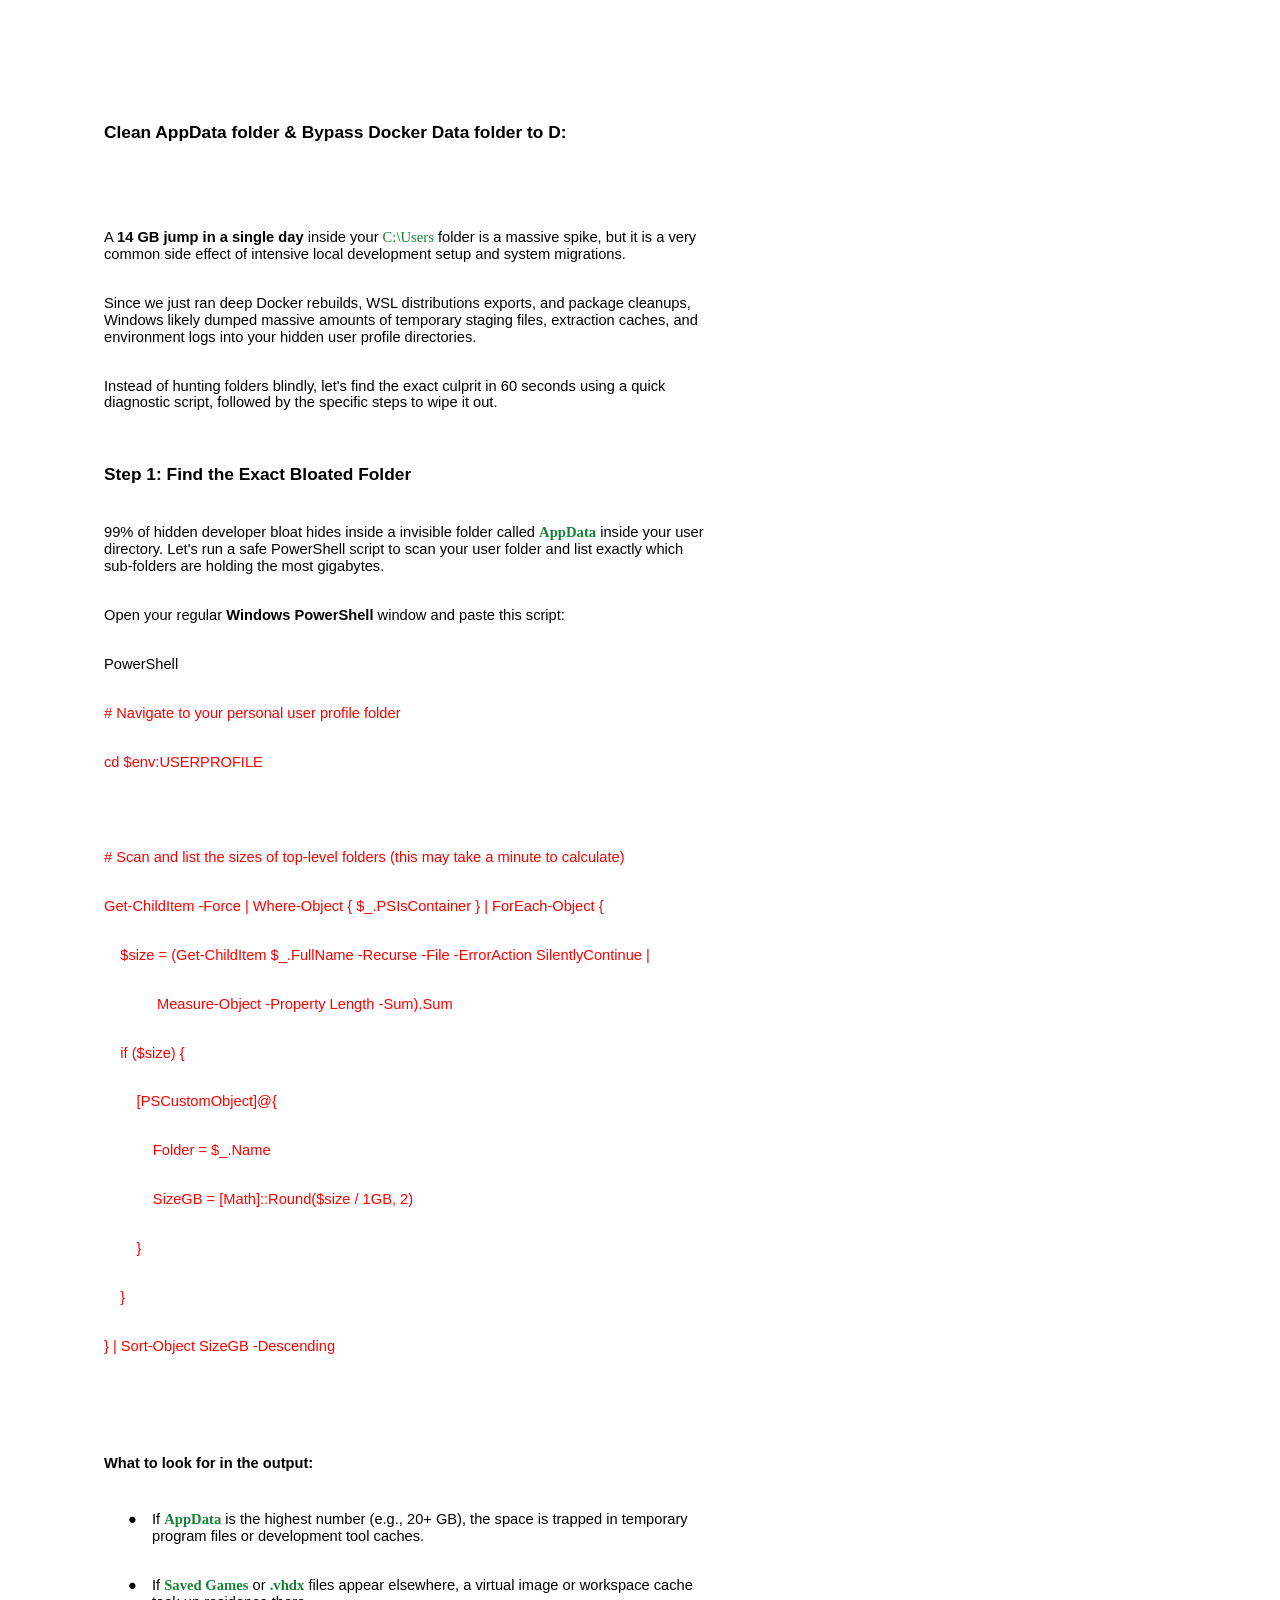
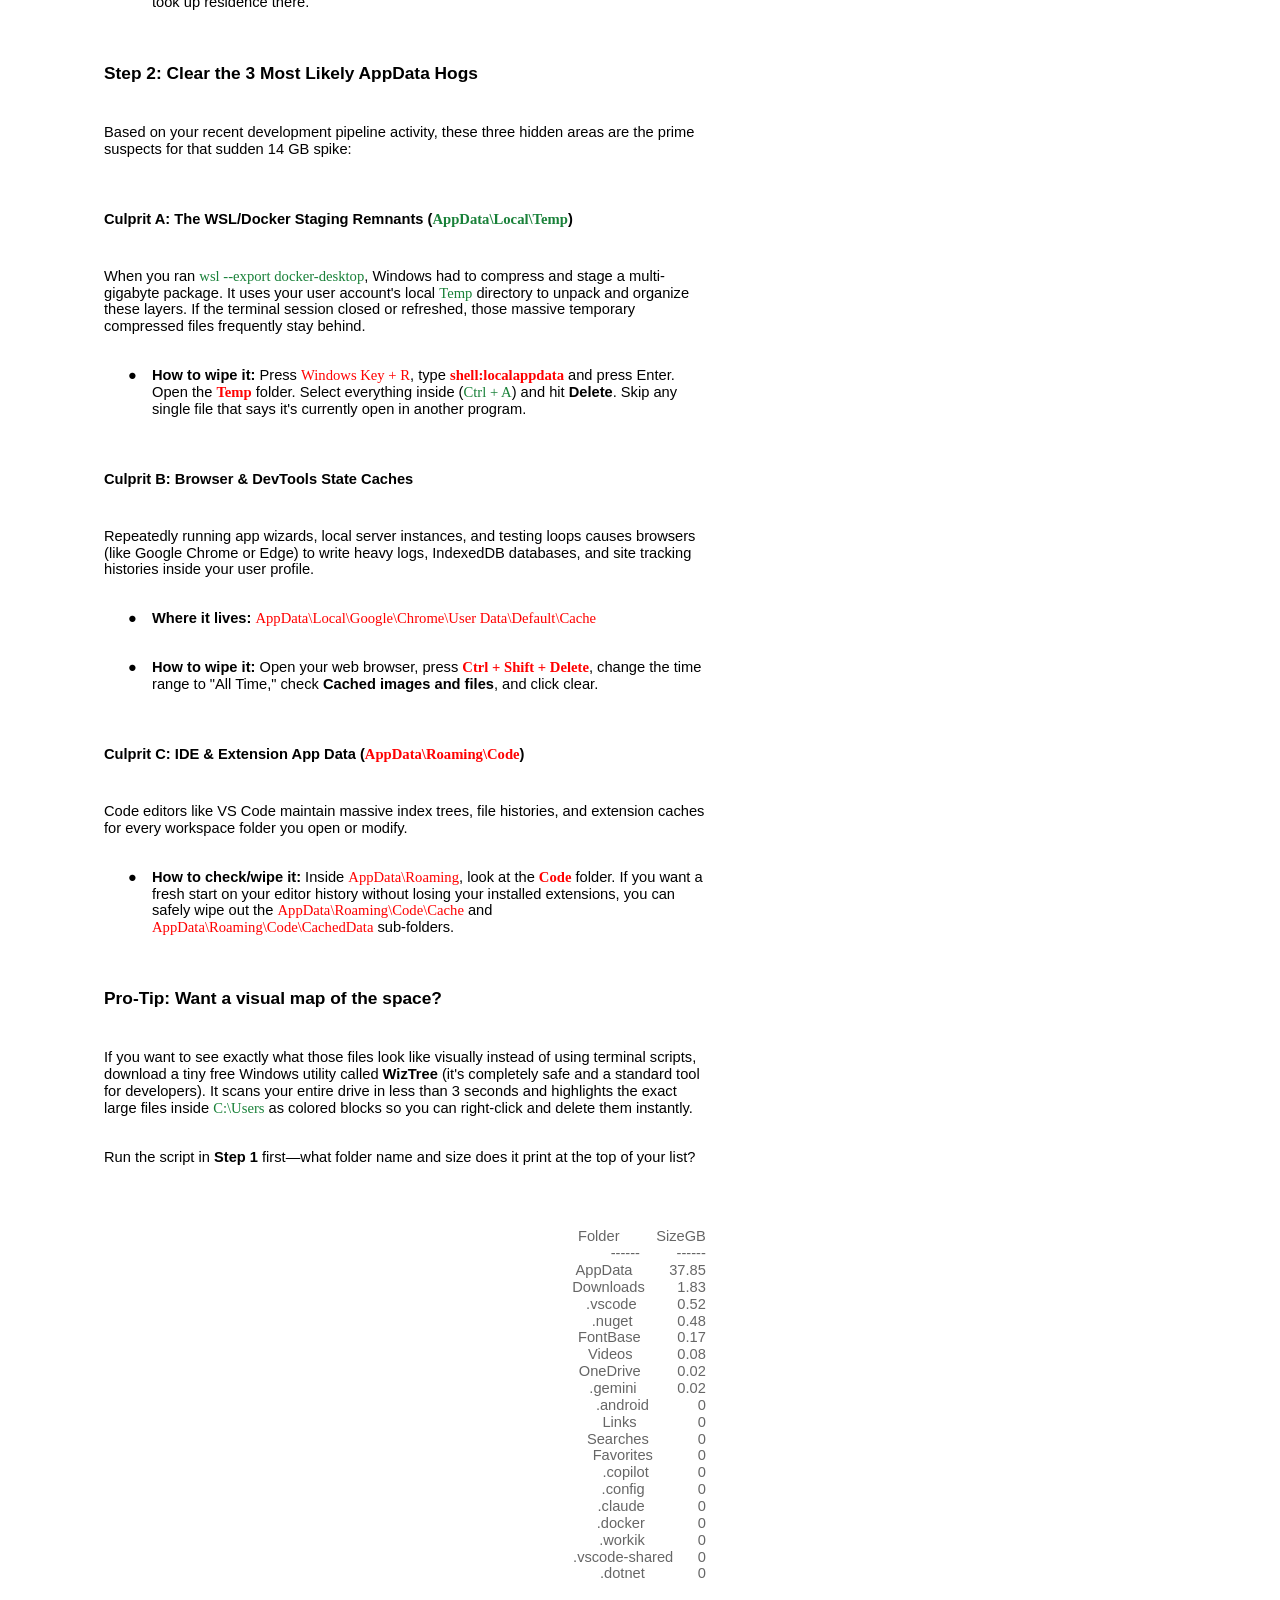
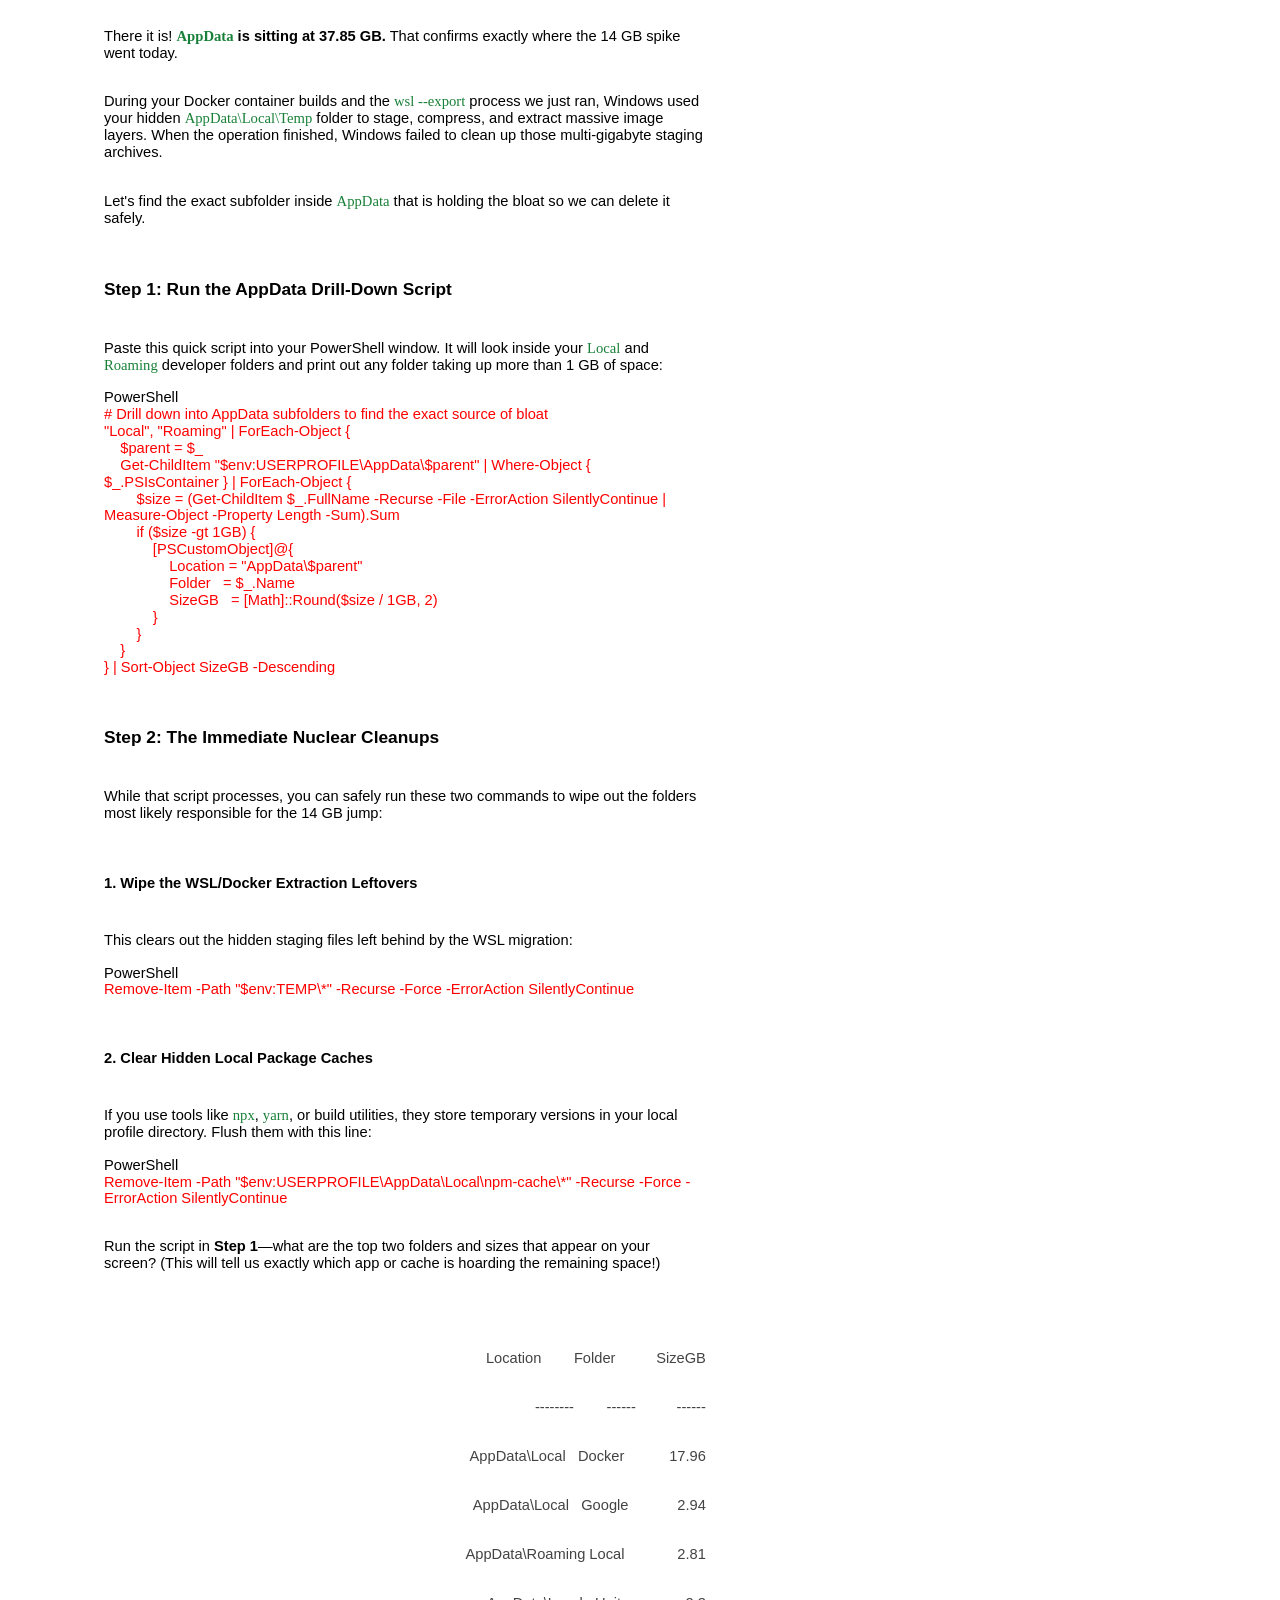
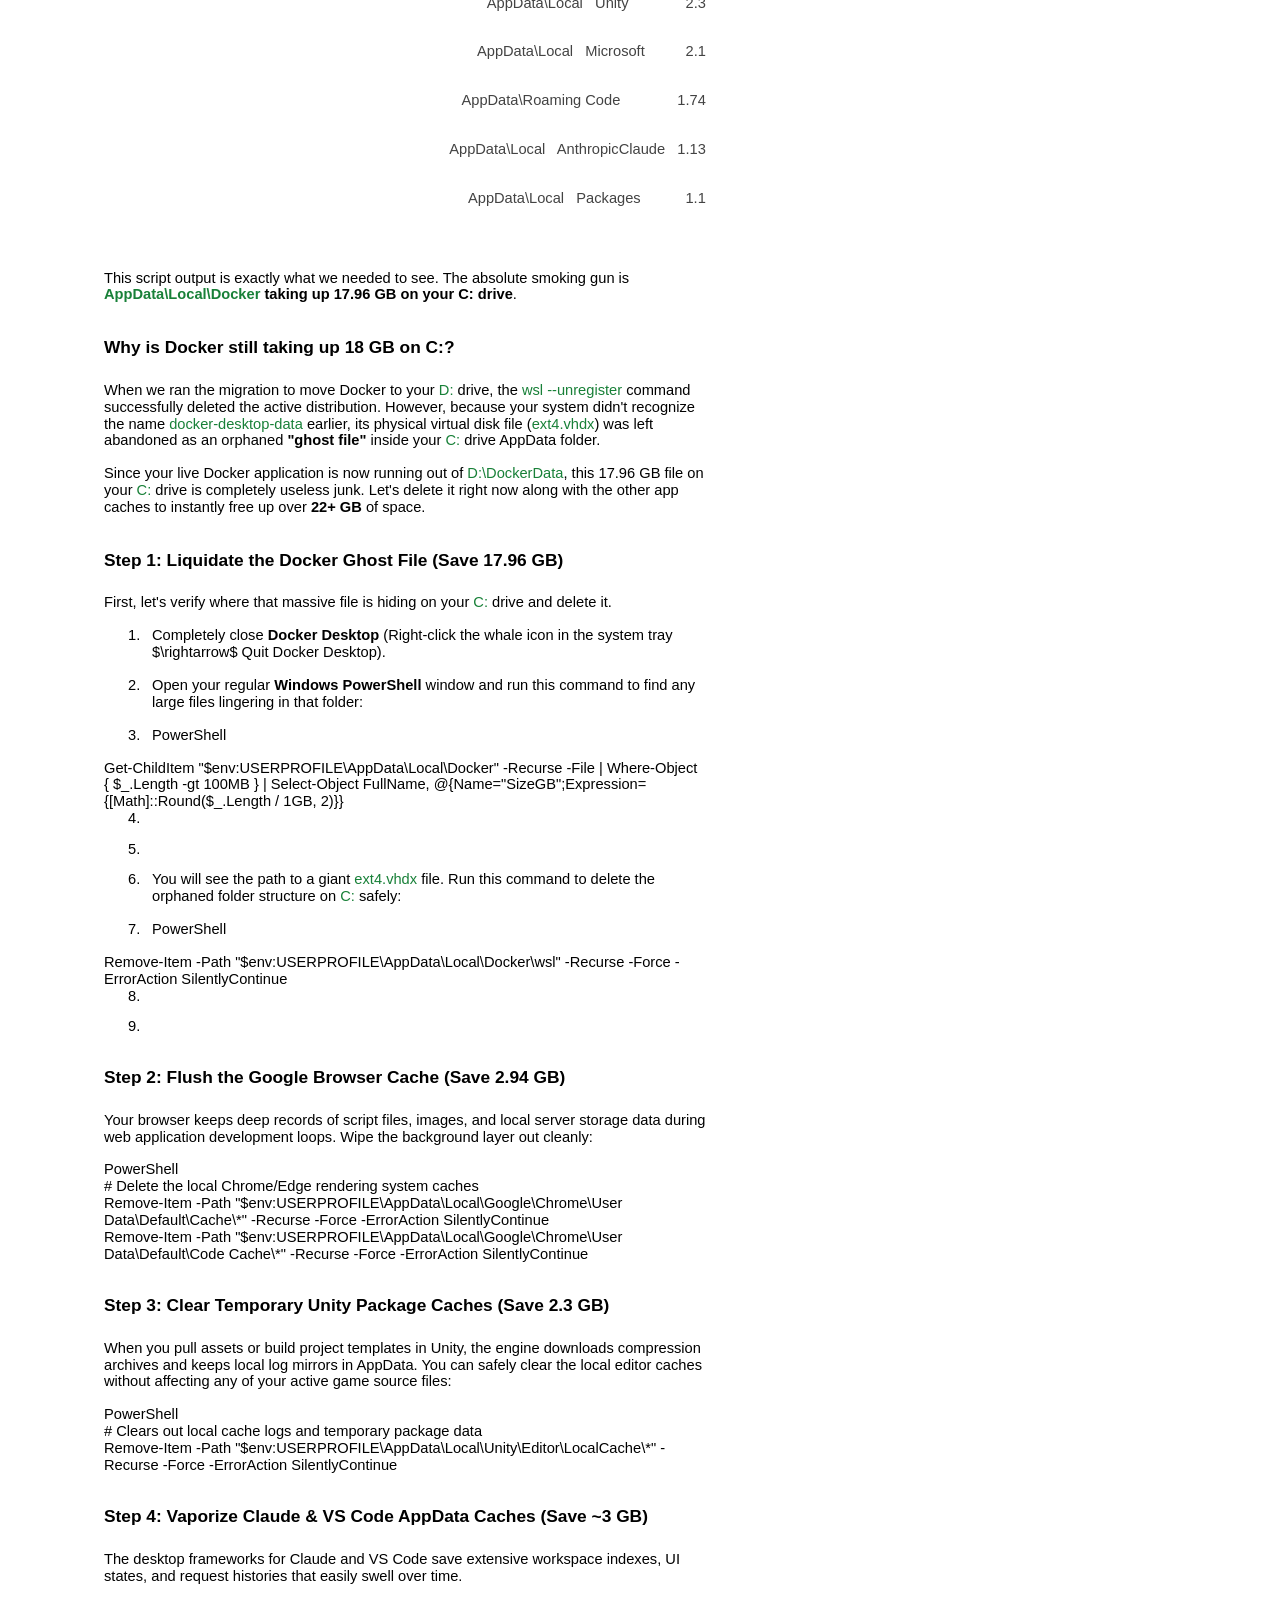
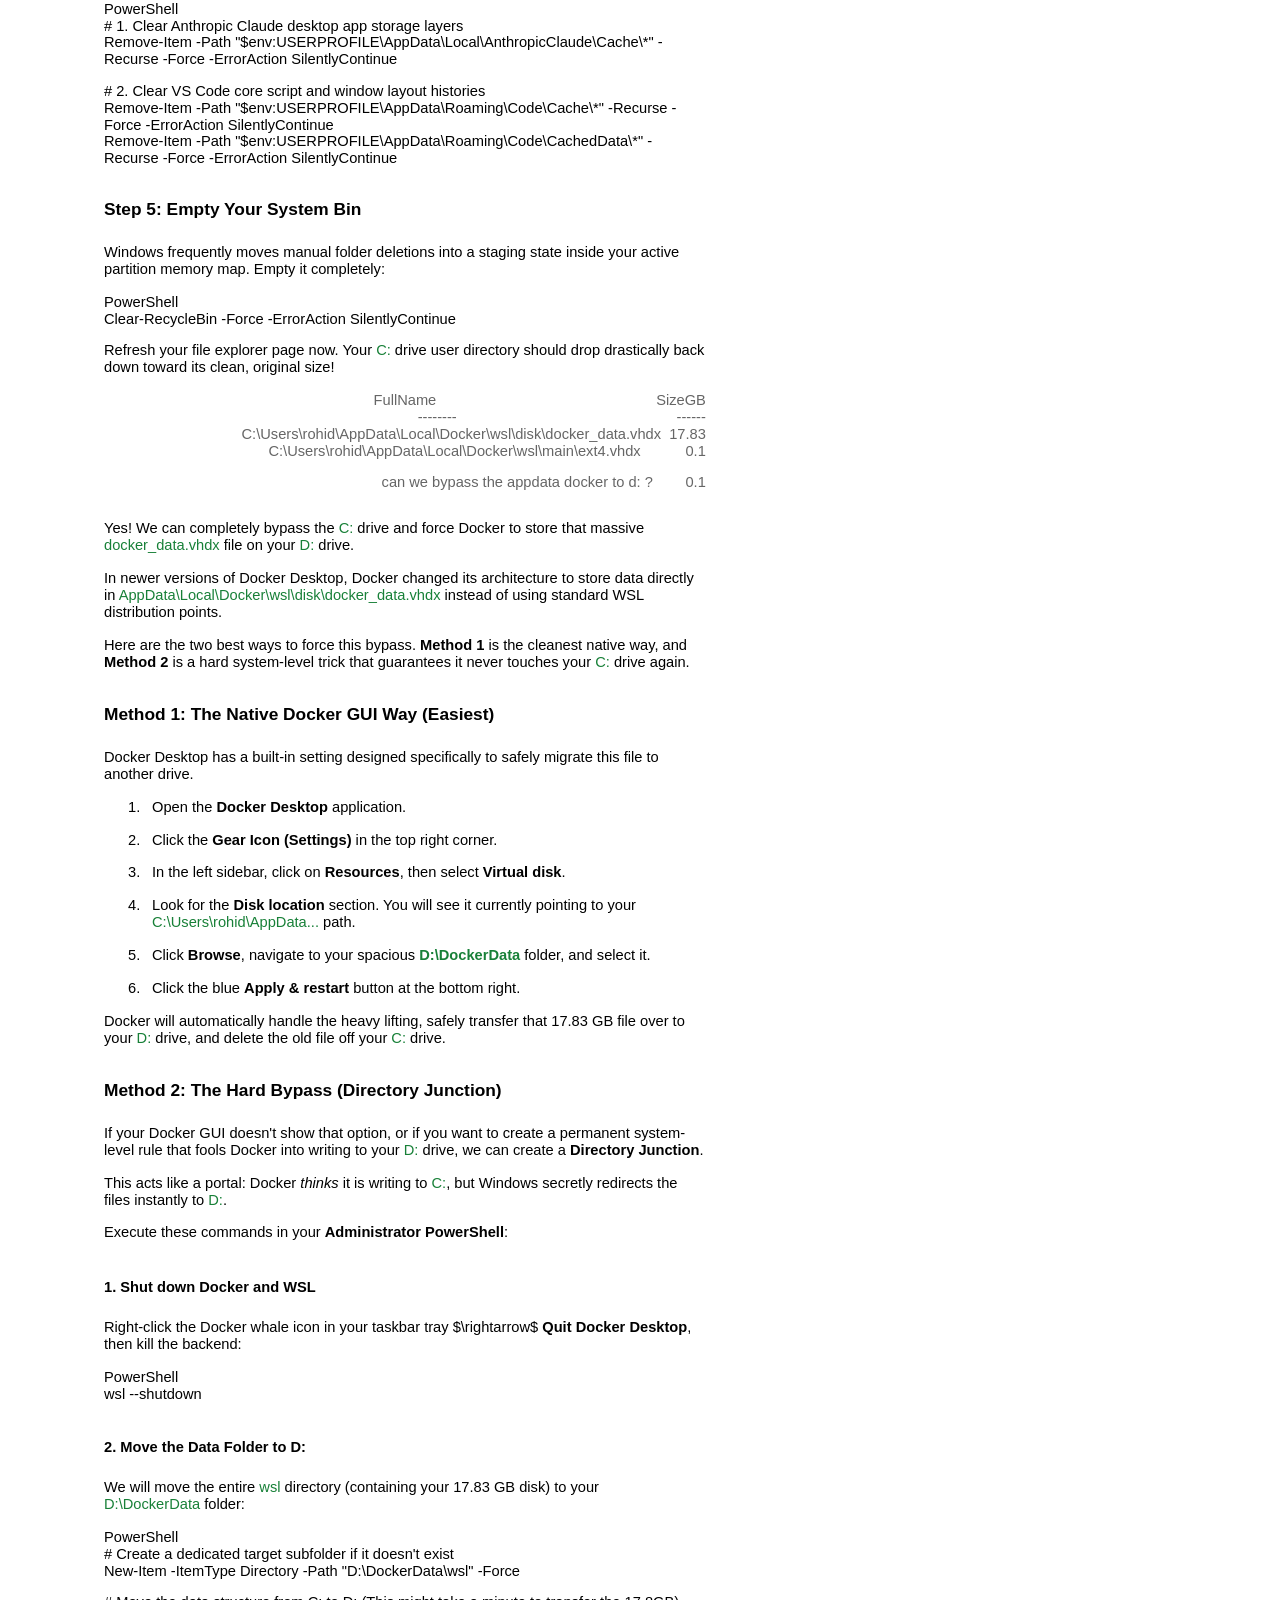
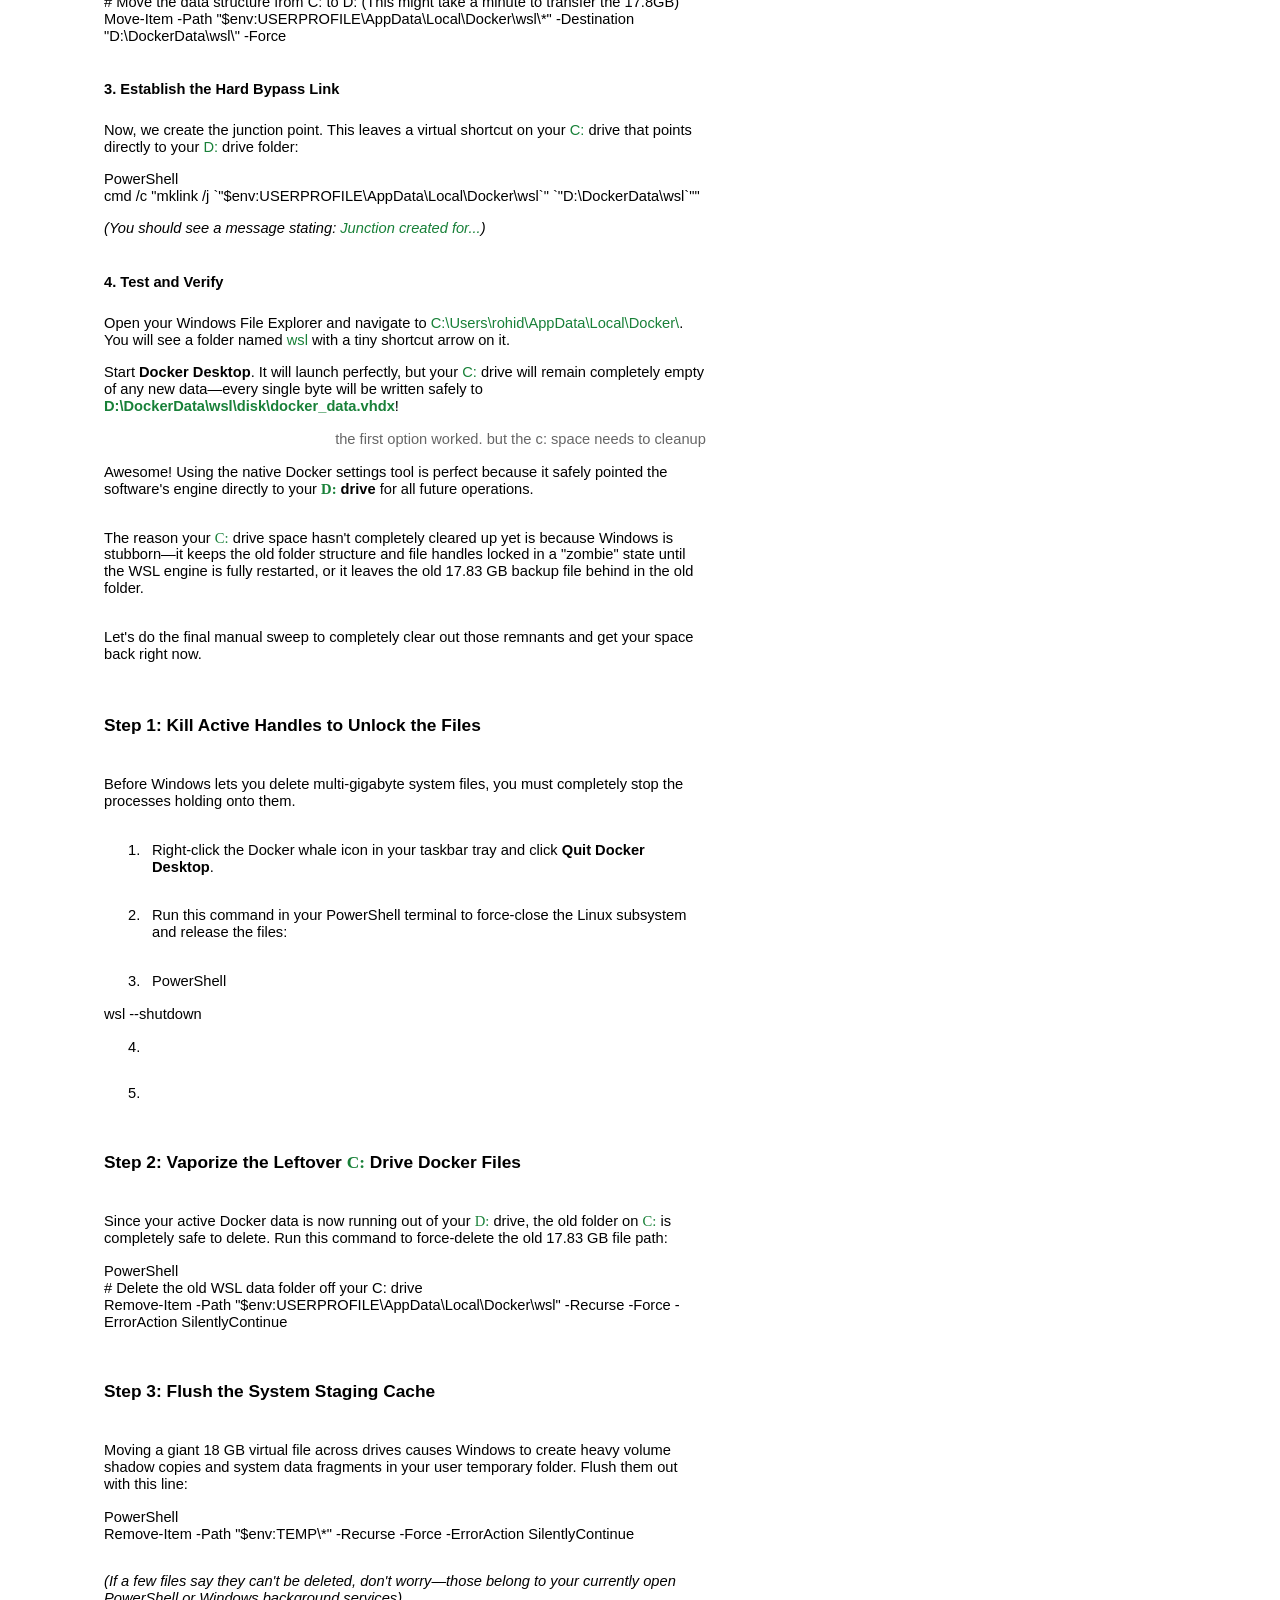
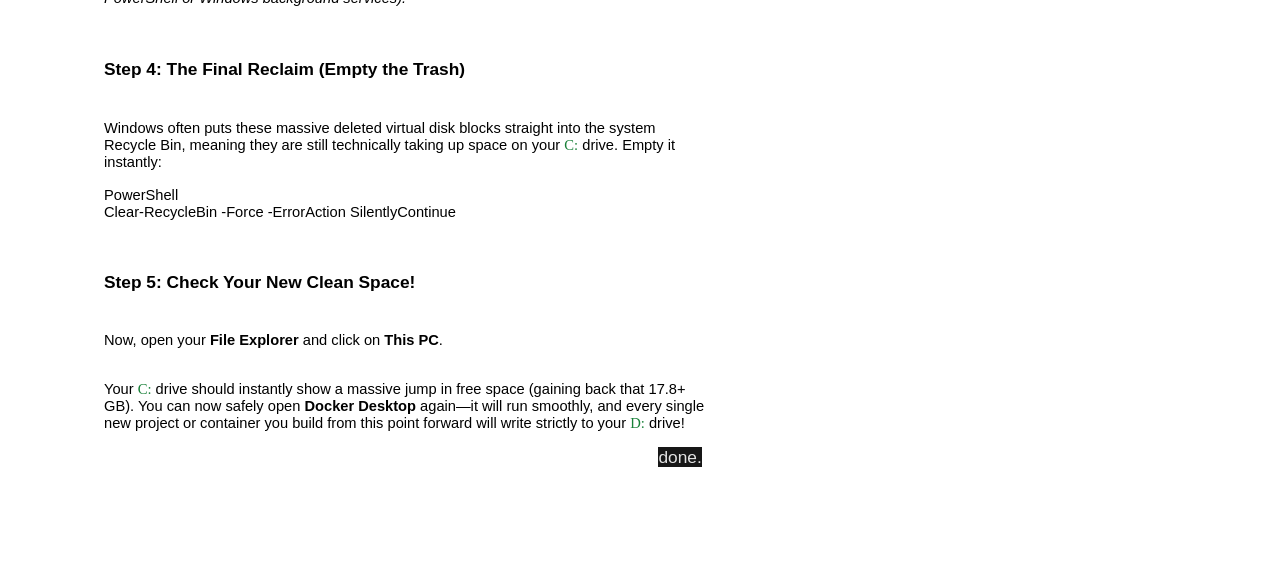
<file: dev/CleanAppDatafolderBypassDockerDatafoldertoD.html>
<html><head><meta content="text/html; charset=UTF-8" http-equiv="content-type"><style type="text/css">ol.lst-kix_zhhq1kewg7hi-3.start{counter-reset:lst-ctn-kix_zhhq1kewg7hi-3 0}.lst-kix_m7y115lzc1hn-1>li:before{content:"\0025cb   "}.lst-kix_m7y115lzc1hn-2>li:before{content:"\0025a0   "}.lst-kix_m7y115lzc1hn-3>li:before{content:"\0025cf   "}.lst-kix_5q9seuks83xn-8>li{counter-increment:lst-ctn-kix_5q9seuks83xn-8}.lst-kix_m7y115lzc1hn-0>li:before{content:"\0025cf   "}.lst-kix_m7y115lzc1hn-8>li:before{content:"\0025a0   "}ol.lst-kix_5q9seuks83xn-7.start{counter-reset:lst-ctn-kix_5q9seuks83xn-7 0}.lst-kix_3e3qw2opr0p-0>li{counter-increment:lst-ctn-kix_3e3qw2opr0p-0}ol.lst-kix_zhhq1kewg7hi-0.start{counter-reset:lst-ctn-kix_zhhq1kewg7hi-0 0}.lst-kix_3e3qw2opr0p-1>li{counter-increment:lst-ctn-kix_3e3qw2opr0p-1}.lst-kix_vetoarxskui0-3>li:before{content:"\0025cf   "}ul.lst-kix_r0col5bnu5dy-7{list-style-type:none}.lst-kix_r0col5bnu5dy-7>li:before{content:"\0025cb   "}.lst-kix_r0col5bnu5dy-8>li:before{content:"\0025a0   "}ul.lst-kix_r0col5bnu5dy-8{list-style-type:none}ul.lst-kix_r0col5bnu5dy-5{list-style-type:none}ul.lst-kix_r0col5bnu5dy-6{list-style-type:none}ol.lst-kix_zhhq1kewg7hi-0{list-style-type:none}.lst-kix_vetoarxskui0-0>li:before{content:"\0025cf   "}.lst-kix_vetoarxskui0-4>li:before{content:"\0025cb   "}ol.lst-kix_zhhq1kewg7hi-2{list-style-type:none}ol.lst-kix_zhhq1kewg7hi-1{list-style-type:none}ul.lst-kix_r0col5bnu5dy-0{list-style-type:none}.lst-kix_r0col5bnu5dy-4>li:before{content:"\0025cb   "}ol.lst-kix_3e3qw2opr0p-1.start{counter-reset:lst-ctn-kix_3e3qw2opr0p-1 0}.lst-kix_vetoarxskui0-1>li:before{content:"\0025cb   "}ul.lst-kix_r0col5bnu5dy-3{list-style-type:none}ul.lst-kix_r0col5bnu5dy-4{list-style-type:none}.lst-kix_r0col5bnu5dy-5>li:before{content:"\0025a0   "}.lst-kix_r0col5bnu5dy-6>li:before{content:"\0025cf   "}.lst-kix_vetoarxskui0-2>li:before{content:"\0025a0   "}ul.lst-kix_r0col5bnu5dy-1{list-style-type:none}ul.lst-kix_r0col5bnu5dy-2{list-style-type:none}.lst-kix_5q9seuks83xn-7>li:before{content:"" counter(lst-ctn-kix_5q9seuks83xn-7,lower-latin) ". "}ol.lst-kix_5q9seuks83xn-1.start{counter-reset:lst-ctn-kix_5q9seuks83xn-1 0}.lst-kix_m7y115lzc1hn-7>li:before{content:"\0025cb   "}.lst-kix_5q9seuks83xn-7>li{counter-increment:lst-ctn-kix_5q9seuks83xn-7}.lst-kix_5q9seuks83xn-6>li:before{content:"" counter(lst-ctn-kix_5q9seuks83xn-6,decimal) ". "}ol.lst-kix_zhhq1kewg7hi-4{list-style-type:none}ol.lst-kix_zhhq1kewg7hi-3{list-style-type:none}.lst-kix_m7y115lzc1hn-5>li:before{content:"\0025a0   "}.lst-kix_m7y115lzc1hn-6>li:before{content:"\0025cf   "}ol.lst-kix_zhhq1kewg7hi-6{list-style-type:none}ol.lst-kix_zhhq1kewg7hi-5{list-style-type:none}ol.lst-kix_5q9seuks83xn-4.start{counter-reset:lst-ctn-kix_5q9seuks83xn-4 0}ol.lst-kix_zhhq1kewg7hi-8{list-style-type:none}ol.lst-kix_zhhq1kewg7hi-7{list-style-type:none}.lst-kix_zhhq1kewg7hi-8>li{counter-increment:lst-ctn-kix_zhhq1kewg7hi-8}.lst-kix_m7y115lzc1hn-4>li:before{content:"\0025cb   "}.lst-kix_5q9seuks83xn-8>li:before{content:"" counter(lst-ctn-kix_5q9seuks83xn-8,lower-roman) ". "}ol.lst-kix_5q9seuks83xn-5.start{counter-reset:lst-ctn-kix_5q9seuks83xn-5 0}.lst-kix_3e3qw2opr0p-3>li{counter-increment:lst-ctn-kix_3e3qw2opr0p-3}ol.lst-kix_3e3qw2opr0p-7.start{counter-reset:lst-ctn-kix_3e3qw2opr0p-7 0}.lst-kix_zhhq1kewg7hi-6>li{counter-increment:lst-ctn-kix_zhhq1kewg7hi-6}.lst-kix_5q9seuks83xn-5>li{counter-increment:lst-ctn-kix_5q9seuks83xn-5}ol.lst-kix_zhhq1kewg7hi-8.start{counter-reset:lst-ctn-kix_zhhq1kewg7hi-8 0}ol.lst-kix_5q9seuks83xn-2{list-style-type:none}ol.lst-kix_5q9seuks83xn-3{list-style-type:none}ol.lst-kix_5q9seuks83xn-0{list-style-type:none}ol.lst-kix_5q9seuks83xn-1{list-style-type:none}ol.lst-kix_5q9seuks83xn-6{list-style-type:none}ol.lst-kix_5q9seuks83xn-7{list-style-type:none}ol.lst-kix_5q9seuks83xn-4{list-style-type:none}ol.lst-kix_5q9seuks83xn-5{list-style-type:none}.lst-kix_8chx8uyfkfpb-0>li:before{content:"\0025cf   "}.lst-kix_8chx8uyfkfpb-2>li:before{content:"\0025a0   "}.lst-kix_zhhq1kewg7hi-0>li{counter-increment:lst-ctn-kix_zhhq1kewg7hi-0}ol.lst-kix_zhhq1kewg7hi-2.start{counter-reset:lst-ctn-kix_zhhq1kewg7hi-2 0}.lst-kix_3e3qw2opr0p-4>li{counter-increment:lst-ctn-kix_3e3qw2opr0p-4}.lst-kix_8chx8uyfkfpb-1>li:before{content:"\0025cb   "}.lst-kix_8chx8uyfkfpb-4>li:before{content:"\0025cb   "}.lst-kix_8chx8uyfkfpb-6>li:before{content:"\0025cf   "}.lst-kix_zhhq1kewg7hi-5>li:before{content:"" counter(lst-ctn-kix_zhhq1kewg7hi-5,lower-roman) ". "}.lst-kix_zhhq1kewg7hi-3>li:before{content:"" counter(lst-ctn-kix_zhhq1kewg7hi-3,decimal) ". "}ol.lst-kix_5q9seuks83xn-6.start{counter-reset:lst-ctn-kix_5q9seuks83xn-6 0}.lst-kix_zhhq1kewg7hi-2>li:before{content:"" counter(lst-ctn-kix_zhhq1kewg7hi-2,lower-roman) ". "}.lst-kix_8chx8uyfkfpb-3>li:before{content:"\0025cf   "}.lst-kix_8chx8uyfkfpb-7>li:before{content:"\0025cb   "}.lst-kix_zhhq1kewg7hi-6>li:before{content:"" counter(lst-ctn-kix_zhhq1kewg7hi-6,decimal) ". "}ol.lst-kix_5q9seuks83xn-8{list-style-type:none}ol.lst-kix_3e3qw2opr0p-6.start{counter-reset:lst-ctn-kix_3e3qw2opr0p-6 0}.lst-kix_8chx8uyfkfpb-5>li:before{content:"\0025a0   "}.lst-kix_zhhq1kewg7hi-4>li:before{content:"" counter(lst-ctn-kix_zhhq1kewg7hi-4,lower-latin) ". "}ol.lst-kix_3e3qw2opr0p-0.start{counter-reset:lst-ctn-kix_3e3qw2opr0p-0 0}.lst-kix_8chx8uyfkfpb-8>li:before{content:"\0025a0   "}.lst-kix_zhhq1kewg7hi-7>li:before{content:"" counter(lst-ctn-kix_zhhq1kewg7hi-7,lower-latin) ". "}.lst-kix_zhhq1kewg7hi-8>li:before{content:"" counter(lst-ctn-kix_zhhq1kewg7hi-8,lower-roman) ". "}ul.lst-kix_8chx8uyfkfpb-7{list-style-type:none}ol.lst-kix_3e3qw2opr0p-3{list-style-type:none}ul.lst-kix_8chx8uyfkfpb-8{list-style-type:none}ol.lst-kix_3e3qw2opr0p-4{list-style-type:none}ol.lst-kix_3e3qw2opr0p-1{list-style-type:none}ol.lst-kix_3e3qw2opr0p-2{list-style-type:none}ol.lst-kix_3e3qw2opr0p-2.start{counter-reset:lst-ctn-kix_3e3qw2opr0p-2 0}.lst-kix_5q9seuks83xn-2>li{counter-increment:lst-ctn-kix_5q9seuks83xn-2}ol.lst-kix_3e3qw2opr0p-0{list-style-type:none}.lst-kix_3e3qw2opr0p-6>li{counter-increment:lst-ctn-kix_3e3qw2opr0p-6}ul.lst-kix_8chx8uyfkfpb-0{list-style-type:none}ul.lst-kix_8chx8uyfkfpb-1{list-style-type:none}ol.lst-kix_5q9seuks83xn-3.start{counter-reset:lst-ctn-kix_5q9seuks83xn-3 0}ul.lst-kix_8chx8uyfkfpb-2{list-style-type:none}ul.lst-kix_8chx8uyfkfpb-3{list-style-type:none}.lst-kix_zhhq1kewg7hi-4>li{counter-increment:lst-ctn-kix_zhhq1kewg7hi-4}ol.lst-kix_3e3qw2opr0p-7{list-style-type:none}ul.lst-kix_8chx8uyfkfpb-4{list-style-type:none}ol.lst-kix_3e3qw2opr0p-8{list-style-type:none}ul.lst-kix_8chx8uyfkfpb-5{list-style-type:none}ol.lst-kix_3e3qw2opr0p-5{list-style-type:none}ul.lst-kix_8chx8uyfkfpb-6{list-style-type:none}ol.lst-kix_3e3qw2opr0p-6{list-style-type:none}ul.lst-kix_m7y115lzc1hn-0{list-style-type:none}ol.lst-kix_zhhq1kewg7hi-7.start{counter-reset:lst-ctn-kix_zhhq1kewg7hi-7 0}.lst-kix_zhhq1kewg7hi-1>li:before{content:"" counter(lst-ctn-kix_zhhq1kewg7hi-1,lower-latin) ". "}ul.lst-kix_m7y115lzc1hn-7{list-style-type:none}ul.lst-kix_m7y115lzc1hn-8{list-style-type:none}.lst-kix_zhhq1kewg7hi-3>li{counter-increment:lst-ctn-kix_zhhq1kewg7hi-3}ul.lst-kix_m7y115lzc1hn-5{list-style-type:none}ul.lst-kix_m7y115lzc1hn-6{list-style-type:none}.lst-kix_3e3qw2opr0p-7>li{counter-increment:lst-ctn-kix_3e3qw2opr0p-7}ul.lst-kix_m7y115lzc1hn-3{list-style-type:none}ul.lst-kix_m7y115lzc1hn-4{list-style-type:none}.lst-kix_zhhq1kewg7hi-0>li:before{content:"" counter(lst-ctn-kix_zhhq1kewg7hi-0,decimal) ". "}ol.lst-kix_5q9seuks83xn-0.start{counter-reset:lst-ctn-kix_5q9seuks83xn-0 0}ul.lst-kix_m7y115lzc1hn-1{list-style-type:none}ul.lst-kix_m7y115lzc1hn-2{list-style-type:none}.lst-kix_zhhq1kewg7hi-2>li{counter-increment:lst-ctn-kix_zhhq1kewg7hi-2}ol.lst-kix_3e3qw2opr0p-8.start{counter-reset:lst-ctn-kix_3e3qw2opr0p-8 0}.lst-kix_zhhq1kewg7hi-5>li{counter-increment:lst-ctn-kix_zhhq1kewg7hi-5}.lst-kix_3e3qw2opr0p-7>li:before{content:"" counter(lst-ctn-kix_3e3qw2opr0p-7,lower-latin) ". "}.lst-kix_3e3qw2opr0p-6>li:before{content:"" counter(lst-ctn-kix_3e3qw2opr0p-6,decimal) ". "}.lst-kix_3e3qw2opr0p-8>li:before{content:"" counter(lst-ctn-kix_3e3qw2opr0p-8,lower-roman) ". "}ol.lst-kix_zhhq1kewg7hi-4.start{counter-reset:lst-ctn-kix_zhhq1kewg7hi-4 0}ol.lst-kix_3e3qw2opr0p-5.start{counter-reset:lst-ctn-kix_3e3qw2opr0p-5 0}.lst-kix_5q9seuks83xn-1>li{counter-increment:lst-ctn-kix_5q9seuks83xn-1}.lst-kix_5q9seuks83xn-4>li{counter-increment:lst-ctn-kix_5q9seuks83xn-4}.lst-kix_3e3qw2opr0p-1>li:before{content:"" counter(lst-ctn-kix_3e3qw2opr0p-1,lower-latin) ". "}.lst-kix_3e3qw2opr0p-2>li:before{content:"" counter(lst-ctn-kix_3e3qw2opr0p-2,lower-roman) ". "}ol.lst-kix_zhhq1kewg7hi-1.start{counter-reset:lst-ctn-kix_zhhq1kewg7hi-1 0}.lst-kix_3e3qw2opr0p-3>li:before{content:"" counter(lst-ctn-kix_3e3qw2opr0p-3,decimal) ". "}.lst-kix_3e3qw2opr0p-5>li:before{content:"" counter(lst-ctn-kix_3e3qw2opr0p-5,lower-roman) ". "}.lst-kix_3e3qw2opr0p-4>li:before{content:"" counter(lst-ctn-kix_3e3qw2opr0p-4,lower-latin) ". "}.lst-kix_5q9seuks83xn-1>li:before{content:"" counter(lst-ctn-kix_5q9seuks83xn-1,lower-latin) ". "}.lst-kix_5q9seuks83xn-2>li:before{content:"" counter(lst-ctn-kix_5q9seuks83xn-2,lower-roman) ". "}.lst-kix_zhhq1kewg7hi-1>li{counter-increment:lst-ctn-kix_zhhq1kewg7hi-1}.lst-kix_5q9seuks83xn-3>li:before{content:"" counter(lst-ctn-kix_5q9seuks83xn-3,decimal) ". "}.lst-kix_5q9seuks83xn-5>li:before{content:"" counter(lst-ctn-kix_5q9seuks83xn-5,lower-roman) ". "}.lst-kix_3e3qw2opr0p-0>li:before{content:"" counter(lst-ctn-kix_3e3qw2opr0p-0,decimal) ". "}.lst-kix_5q9seuks83xn-4>li:before{content:"" counter(lst-ctn-kix_5q9seuks83xn-4,lower-latin) ". "}ol.lst-kix_5q9seuks83xn-2.start{counter-reset:lst-ctn-kix_5q9seuks83xn-2 0}ol.lst-kix_5q9seuks83xn-8.start{counter-reset:lst-ctn-kix_5q9seuks83xn-8 0}.lst-kix_r0col5bnu5dy-0>li:before{content:"\0025cf   "}ul.lst-kix_vetoarxskui0-1{list-style-type:none}ul.lst-kix_vetoarxskui0-0{list-style-type:none}.lst-kix_vetoarxskui0-8>li:before{content:"\0025a0   "}.lst-kix_zhhq1kewg7hi-7>li{counter-increment:lst-ctn-kix_zhhq1kewg7hi-7}ol.lst-kix_zhhq1kewg7hi-5.start{counter-reset:lst-ctn-kix_zhhq1kewg7hi-5 0}ul.lst-kix_vetoarxskui0-5{list-style-type:none}.lst-kix_vetoarxskui0-7>li:before{content:"\0025cb   "}ul.lst-kix_vetoarxskui0-4{list-style-type:none}.lst-kix_r0col5bnu5dy-3>li:before{content:"\0025cf   "}ul.lst-kix_vetoarxskui0-3{list-style-type:none}ul.lst-kix_vetoarxskui0-2{list-style-type:none}.lst-kix_vetoarxskui0-5>li:before{content:"\0025a0   "}ul.lst-kix_vetoarxskui0-8{list-style-type:none}.lst-kix_r0col5bnu5dy-1>li:before{content:"\0025cb   "}.lst-kix_r0col5bnu5dy-2>li:before{content:"\0025a0   "}ol.lst-kix_3e3qw2opr0p-4.start{counter-reset:lst-ctn-kix_3e3qw2opr0p-4 0}.lst-kix_vetoarxskui0-6>li:before{content:"\0025cf   "}ul.lst-kix_vetoarxskui0-7{list-style-type:none}ul.lst-kix_vetoarxskui0-6{list-style-type:none}.lst-kix_5q9seuks83xn-0>li:before{content:"" counter(lst-ctn-kix_5q9seuks83xn-0,decimal) ". "}.lst-kix_5q9seuks83xn-6>li{counter-increment:lst-ctn-kix_5q9seuks83xn-6}.lst-kix_5q9seuks83xn-3>li{counter-increment:lst-ctn-kix_5q9seuks83xn-3}.lst-kix_5q9seuks83xn-0>li{counter-increment:lst-ctn-kix_5q9seuks83xn-0}li.li-bullet-0:before{margin-left:-18pt;white-space:nowrap;display:inline-block;min-width:18pt}.lst-kix_3e3qw2opr0p-8>li{counter-increment:lst-ctn-kix_3e3qw2opr0p-8}ol.lst-kix_zhhq1kewg7hi-6.start{counter-reset:lst-ctn-kix_zhhq1kewg7hi-6 0}.lst-kix_3e3qw2opr0p-5>li{counter-increment:lst-ctn-kix_3e3qw2opr0p-5}.lst-kix_3e3qw2opr0p-2>li{counter-increment:lst-ctn-kix_3e3qw2opr0p-2}ol.lst-kix_3e3qw2opr0p-3.start{counter-reset:lst-ctn-kix_3e3qw2opr0p-3 0}ol{margin:0;padding:0}table td,table th{padding:0}.c13{margin-left:36pt;padding-top:0pt;padding-left:0pt;padding-bottom:12pt;line-height:1.15;orphans:2;widows:2;text-align:left}.c5{color:#666666;font-weight:400;text-decoration:none;vertical-align:baseline;font-size:11pt;font-family:"Arial";font-style:normal}.c6{padding-top:12pt;padding-bottom:12pt;line-height:1.15;orphans:2;widows:2;text-align:left}.c27{padding-top:12pt;padding-bottom:2pt;line-height:1.15;orphans:2;widows:2;text-align:left}.c25{padding-top:0pt;padding-bottom:12pt;line-height:1.15;orphans:2;widows:2;text-align:left}.c15{padding-top:14pt;padding-bottom:4pt;line-height:1.15;orphans:2;widows:2;text-align:left}.c30{padding-top:0pt;padding-bottom:2pt;line-height:1.15;orphans:2;widows:2;text-align:left}.c9{padding-top:0pt;padding-bottom:0pt;line-height:1.15;orphans:2;widows:2;text-align:right}.c29{padding-top:12pt;padding-bottom:12pt;line-height:1.15;orphans:2;widows:2;text-align:right}.c24{padding-top:0pt;padding-bottom:4pt;line-height:1.15;orphans:2;widows:2;text-align:left}.c1{padding-top:0pt;padding-bottom:0pt;line-height:1.15;orphans:2;widows:2;text-align:left}.c8{font-weight:400;text-decoration:none;vertical-align:baseline;font-family:"Arial";font-style:normal}.c18{text-decoration:none;vertical-align:baseline;font-family:"Arial";font-style:normal}.c32{background-color:#ffffff;max-width:451.4pt;padding:72pt 72pt 72pt 72pt}.c3{color:#188038;font-weight:400;font-family:"Roboto Mono"}.c28{background-color:#171717;color:#e3e3e3;font-size:13pt}.c26{text-decoration:none;vertical-align:baseline;font-family:"Arial"}.c33{text-decoration:none;vertical-align:baseline;font-style:normal}.c7{color:#000000;font-size:11pt}.c16{padding:0;margin:0}.c17{margin-left:36pt;padding-left:0pt}.c2{color:#ff0000;font-family:"Roboto Mono"}.c11{color:#ff0000;font-size:11pt}.c14{color:#000000;font-size:13pt}.c4{height:11pt}.c0{font-weight:700}.c31{font-size:13pt}.c22{color:#434343}.c21{font-style:italic}.c10{color:#188038}.c19{font-family:"Roboto Mono"}.c20{color:#ff0000}.c12{font-size:11pt}.c23{font-weight:400}.title{padding-top:0pt;color:#000000;font-size:26pt;padding-bottom:3pt;font-family:"Arial";line-height:1.15;page-break-after:avoid;orphans:2;widows:2;text-align:left}.subtitle{padding-top:0pt;color:#666666;font-size:15pt;padding-bottom:16pt;font-family:"Arial";line-height:1.15;page-break-after:avoid;orphans:2;widows:2;text-align:left}li{color:#000000;font-size:11pt;font-family:"Arial"}p{margin:0;color:#000000;font-size:11pt;font-family:"Arial"}h1{padding-top:20pt;color:#000000;font-size:20pt;padding-bottom:6pt;font-family:"Arial";line-height:1.15;page-break-after:avoid;orphans:2;widows:2;text-align:left}h2{padding-top:18pt;color:#000000;font-size:16pt;padding-bottom:6pt;font-family:"Arial";line-height:1.15;page-break-after:avoid;orphans:2;widows:2;text-align:left}h3{padding-top:16pt;color:#434343;font-size:14pt;padding-bottom:4pt;font-family:"Arial";line-height:1.15;page-break-after:avoid;orphans:2;widows:2;text-align:left}h4{padding-top:14pt;color:#666666;font-size:12pt;padding-bottom:4pt;font-family:"Arial";line-height:1.15;page-break-after:avoid;orphans:2;widows:2;text-align:left}h5{padding-top:12pt;color:#666666;font-size:11pt;padding-bottom:4pt;font-family:"Arial";line-height:1.15;page-break-after:avoid;orphans:2;widows:2;text-align:left}h6{padding-top:12pt;color:#666666;font-size:11pt;padding-bottom:4pt;font-family:"Arial";line-height:1.15;page-break-after:avoid;font-style:italic;orphans:2;widows:2;text-align:left}</style></head><body class="c32 doc-content"><h3 class="c15" id="h.c0m6npui525m"><span class="c18 c14 c0">Clean AppData folder &amp; Bypass Docker Data folder to D:</span></h3><p class="c6 c4"><span class="c8 c7"></span></p><p class="c6"><span>A </span><span class="c0">14 GB jump in a single day</span><span>&nbsp;inside your </span><span class="c3">C:\Users</span><span class="c8 c7">&nbsp;folder is a massive spike, but it is a very common side effect of intensive local development setup and system migrations.</span></p><p class="c6"><span class="c8 c7">Since we just ran deep Docker rebuilds, WSL distributions exports, and package cleanups, Windows likely dumped massive amounts of temporary staging files, extraction caches, and environment logs into your hidden user profile directories.</span></p><p class="c6"><span class="c8 c7">Instead of hunting folders blindly, let&#39;s find the exact culprit in 60 seconds using a quick diagnostic script, followed by the specific steps to wipe it out.</span></p><h3 class="c15" id="h.57lkvz274ph7"><span class="c18 c14 c0">Step 1: Find the Exact Bloated Folder</span></h3><p class="c6"><span>99% of hidden developer bloat hides inside a invisible folder called </span><span class="c0 c10 c19">AppData</span><span class="c8 c7">&nbsp;inside your user directory. Let&#39;s run a safe PowerShell script to scan your user folder and list exactly which sub-folders are holding the most gigabytes.</span></p><p class="c6"><span>Open your regular </span><span class="c0">Windows PowerShell</span><span class="c8 c7">&nbsp;window and paste this script:</span></p><p class="c6"><span class="c8 c7">PowerShell</span></p><p class="c6"><span class="c8 c11"># Navigate to your personal user profile folder</span></p><p class="c6"><span class="c8 c11">cd $env:USERPROFILE</span></p><p class="c4 c6"><span class="c8 c11"></span></p><p class="c6"><span class="c8 c11"># Scan and list the sizes of top-level folders (this may take a minute to calculate)</span></p><p class="c6"><span class="c8 c11">Get-ChildItem -Force | Where-Object { $_.PSIsContainer } | ForEach-Object {</span></p><p class="c6"><span class="c8 c11">&nbsp; &nbsp; $size = (Get-ChildItem $_.FullName -Recurse -File -ErrorAction SilentlyContinue | </span></p><p class="c6"><span class="c8 c11">&nbsp; &nbsp; &nbsp; &nbsp; &nbsp; &nbsp; &nbsp;Measure-Object -Property Length -Sum).Sum</span></p><p class="c6"><span class="c8 c11">&nbsp; &nbsp; if ($size) {</span></p><p class="c6"><span class="c8 c11">&nbsp; &nbsp; &nbsp; &nbsp; [PSCustomObject]@{</span></p><p class="c6"><span class="c8 c11">&nbsp; &nbsp; &nbsp; &nbsp; &nbsp; &nbsp; Folder = $_.Name</span></p><p class="c6"><span class="c8 c11">&nbsp; &nbsp; &nbsp; &nbsp; &nbsp; &nbsp; SizeGB = [Math]::Round($size / 1GB, 2)</span></p><p class="c6"><span class="c8 c11">&nbsp; &nbsp; &nbsp; &nbsp; }</span></p><p class="c6"><span class="c8 c11">&nbsp; &nbsp; }</span></p><p class="c6"><span class="c8 c11">} | Sort-Object SizeGB -Descending</span></p><p class="c6 c4"><span class="c8 c7"></span></p><h4 class="c27" id="h.wd7qe9k1axrc"><span class="c18 c7 c0">What to look for in the output:</span></h4><ul class="c16 lst-kix_vetoarxskui0-0 start"><li class="c6 c17 li-bullet-0"><span>If </span><span class="c0 c10 c19">AppData</span><span class="c8 c7">&nbsp;is the highest number (e.g., 20+ GB), the space is trapped in temporary program files or development tool caches.</span></li><li class="c6 c17 li-bullet-0"><span>If </span><span class="c0 c10 c19">Saved Games</span><span>&nbsp;or </span><span class="c0 c10 c19">.vhdx</span><span class="c8 c7">&nbsp;files appear elsewhere, a virtual image or workspace cache took up residence there.</span></li></ul><h3 class="c15" id="h.1mbl4lnlebw9"><span class="c18 c14 c0">Step 2: Clear the 3 Most Likely AppData Hogs</span></h3><p class="c6"><span class="c8 c7">Based on your recent development pipeline activity, these three hidden areas are the prime suspects for that sudden 14 GB spike:</span></p><h4 class="c27" id="h.9dxc3eo9jqgh"><span class="c7 c0">Culprit A: The WSL/Docker Staging Remnants (</span><span class="c0 c10 c19 c12">AppData\Local\Temp</span><span class="c18 c7 c0">)</span></h4><p class="c6"><span>When you ran </span><span class="c3">wsl --export docker-desktop</span><span>, Windows had to compress and stage a multi-gigabyte package. It uses your user account&#39;s local </span><span class="c3">Temp</span><span class="c8 c7">&nbsp;directory to unpack and organize these layers. If the terminal session closed or refreshed, those massive temporary compressed files frequently stay behind.</span></p><ul class="c16 lst-kix_8chx8uyfkfpb-0 start"><li class="c6 c17 li-bullet-0"><span class="c0">How to wipe it:</span><span>&nbsp;Press </span><span class="c2 c23">Windows Key + R</span><span>, type </span><span class="c2 c0">shell:localappdata</span><span>&nbsp;and press Enter. Open the </span><span class="c2 c0">Temp</span><span class="c20">&nbsp;</span><span>folder. Select everything inside (</span><span class="c3">Ctrl + A</span><span>) and hit </span><span class="c0">Delete</span><span class="c8 c7">. Skip any single file that says it&#39;s currently open in another program.</span></li></ul><h4 class="c27" id="h.ddcpfi1zfrgi"><span class="c18 c7 c0">Culprit B: Browser &amp; DevTools State Caches</span></h4><p class="c6"><span class="c8 c7">Repeatedly running app wizards, local server instances, and testing loops causes browsers (like Google Chrome or Edge) to write heavy logs, IndexedDB databases, and site tracking histories inside your user profile.</span></p><ul class="c16 lst-kix_r0col5bnu5dy-0 start"><li class="c6 c17 li-bullet-0"><span class="c0">Where it lives:</span><span>&nbsp;</span><span class="c2 c12 c23 c33">AppData\Local\Google\Chrome\User Data\Default\Cache</span></li><li class="c6 c17 li-bullet-0"><span class="c0">How to wipe it:</span><span>&nbsp;Open your web browser, press </span><span class="c0 c2">Ctrl + Shift + Delete</span><span>, change the time range to &quot;All Time,&quot; check </span><span class="c0">Cached images and files</span><span class="c8 c7">, and click clear.</span></li></ul><h4 class="c27" id="h.wz2r3i42uxsm"><span class="c0 c7">Culprit C: IDE &amp; Extension App Data (</span><span class="c2 c0 c12">AppData\Roaming\Code</span><span class="c18 c7 c0">)</span></h4><p class="c6"><span class="c8 c7">Code editors like VS Code maintain massive index trees, file histories, and extension caches for every workspace folder you open or modify.</span></p><ul class="c16 lst-kix_m7y115lzc1hn-0 start"><li class="c6 c17 li-bullet-0"><span class="c0">How to check/wipe it:</span><span>&nbsp;Inside </span><span class="c2 c23">AppData\Roaming</span><span>, look at the </span><span class="c2 c0">Code</span><span class="c20">&nbsp;</span><span>folder. If you want a fresh start on your editor history without losing your installed extensions, you can safely wipe out the </span><span class="c2 c23">AppData\Roaming\Code\Cache</span><span>&nbsp;and </span><span class="c2 c23">AppData\Roaming\Code\CachedData</span><span class="c8 c7">&nbsp;sub-folders.</span></li></ul><h3 class="c15" id="h.rnwtmpex18c4"><span class="c18 c14 c0">Pro-Tip: Want a visual map of the space?</span></h3><p class="c6"><span>If you want to see exactly what those files look like visually instead of using terminal scripts, download a tiny free Windows utility called </span><span class="c0">WizTree</span><span>&nbsp;(it&#39;s completely safe and a standard tool for developers). It scans your entire drive in less than 3 seconds and highlights the exact large files inside </span><span class="c3">C:\Users</span><span class="c8 c7">&nbsp;as colored blocks so you can right-click and delete them instantly.</span></p><p class="c6"><span>Run the script in </span><span class="c0">Step 1</span><span class="c8 c7">&nbsp;first&mdash;what folder name and size does it print at the top of your list?</span></p><p class="c6 c4"><span class="c26 c7 c21 c23"></span></p><p class="c9"><span class="c5">Folder &nbsp; &nbsp; &nbsp; &nbsp; SizeGB</span></p><p class="c9"><span class="c5">------ &nbsp; &nbsp; &nbsp; &nbsp; ------</span></p><p class="c9"><span class="c5">AppData &nbsp; &nbsp; &nbsp; &nbsp; 37.85</span></p><p class="c9"><span class="c5">Downloads &nbsp; &nbsp; &nbsp; &nbsp;1.83</span></p><p class="c9"><span class="c5">.vscode &nbsp; &nbsp; &nbsp; &nbsp; &nbsp;0.52</span></p><p class="c9"><span class="c5">.nuget &nbsp; &nbsp; &nbsp; &nbsp; &nbsp; 0.48</span></p><p class="c9"><span class="c5">FontBase &nbsp; &nbsp; &nbsp; &nbsp; 0.17</span></p><p class="c9"><span class="c5">Videos &nbsp; &nbsp; &nbsp; &nbsp; &nbsp; 0.08</span></p><p class="c9"><span class="c5">OneDrive &nbsp; &nbsp; &nbsp; &nbsp; 0.02</span></p><p class="c9"><span class="c5">.gemini &nbsp; &nbsp; &nbsp; &nbsp; &nbsp;0.02</span></p><p class="c9"><span class="c5">.android &nbsp; &nbsp; &nbsp; &nbsp; &nbsp; &nbsp;0</span></p><p class="c9"><span class="c5">Links &nbsp; &nbsp; &nbsp; &nbsp; &nbsp; &nbsp; &nbsp; 0</span></p><p class="c9"><span class="c5">Searches &nbsp; &nbsp; &nbsp; &nbsp; &nbsp; &nbsp;0</span></p><p class="c9"><span class="c5">Favorites &nbsp; &nbsp; &nbsp; &nbsp; &nbsp; 0</span></p><p class="c9"><span class="c5">.copilot &nbsp; &nbsp; &nbsp; &nbsp; &nbsp; &nbsp;0</span></p><p class="c9"><span class="c5">.config &nbsp; &nbsp; &nbsp; &nbsp; &nbsp; &nbsp; 0</span></p><p class="c9"><span class="c5">.claude &nbsp; &nbsp; &nbsp; &nbsp; &nbsp; &nbsp; 0</span></p><p class="c9"><span class="c5">.docker &nbsp; &nbsp; &nbsp; &nbsp; &nbsp; &nbsp; 0</span></p><p class="c9"><span class="c5">.workik &nbsp; &nbsp; &nbsp; &nbsp; &nbsp; &nbsp; 0</span></p><p class="c9"><span class="c5">.vscode-shared &nbsp; &nbsp; &nbsp;0</span></p><p class="c9"><span class="c5">.dotnet &nbsp; &nbsp; &nbsp; &nbsp; &nbsp; &nbsp; 0</span></p><p class="c9 c4"><span class="c5"></span></p><p class="c1 c4"><span class="c8 c7"></span></p><p class="c6"><span>There it is! </span><span class="c0 c10 c19">AppData</span><span class="c0">&nbsp;is sitting at 37.85 GB.</span><span class="c8 c7">&nbsp;That confirms exactly where the 14 GB spike went today.</span></p><p class="c6"><span>During your Docker container builds and the </span><span class="c3">wsl --export</span><span>&nbsp;process we just ran, Windows used your hidden </span><span class="c3">AppData\Local\Temp</span><span class="c8 c7">&nbsp;folder to stage, compress, and extract massive image layers. When the operation finished, Windows failed to clean up those multi-gigabyte staging archives.</span></p><p class="c6"><span>Let&#39;s find the exact subfolder inside </span><span class="c3">AppData</span><span class="c8 c7">&nbsp;that is holding the bloat so we can delete it safely.</span></p><h3 class="c15" id="h.tgfkdrbxokm5"><span class="c18 c14 c0">Step 1: Run the AppData Drill-Down Script</span></h3><p class="c6"><span>Paste this quick script into your PowerShell window. It will look inside your </span><span class="c3">Local</span><span>&nbsp;and </span><span class="c3">Roaming</span><span class="c8 c7">&nbsp;developer folders and print out any folder taking up more than 1 GB of space:</span></p><p class="c1"><span class="c8 c7">PowerShell</span></p><p class="c1"><span class="c8 c11"># Drill down into AppData subfolders to find the exact source of bloat</span></p><p class="c1"><span class="c8 c11">&quot;Local&quot;, &quot;Roaming&quot; | ForEach-Object {</span></p><p class="c1"><span class="c8 c11">&nbsp; &nbsp; $parent = $_</span></p><p class="c1"><span class="c8 c11">&nbsp; &nbsp; Get-ChildItem &quot;$env:USERPROFILE\AppData\$parent&quot; | Where-Object { $_.PSIsContainer } | ForEach-Object {</span></p><p class="c1"><span class="c8 c11">&nbsp; &nbsp; &nbsp; &nbsp; $size = (Get-ChildItem $_.FullName -Recurse -File -ErrorAction SilentlyContinue | Measure-Object -Property Length -Sum).Sum</span></p><p class="c1"><span class="c8 c11">&nbsp; &nbsp; &nbsp; &nbsp; if ($size -gt 1GB) {</span></p><p class="c1"><span class="c8 c11">&nbsp; &nbsp; &nbsp; &nbsp; &nbsp; &nbsp; [PSCustomObject]@{</span></p><p class="c1"><span class="c8 c11">&nbsp; &nbsp; &nbsp; &nbsp; &nbsp; &nbsp; &nbsp; &nbsp; Location = &quot;AppData\$parent&quot;</span></p><p class="c1"><span class="c8 c11">&nbsp; &nbsp; &nbsp; &nbsp; &nbsp; &nbsp; &nbsp; &nbsp; Folder &nbsp; = $_.Name</span></p><p class="c1"><span class="c8 c11">&nbsp; &nbsp; &nbsp; &nbsp; &nbsp; &nbsp; &nbsp; &nbsp; SizeGB &nbsp; = [Math]::Round($size / 1GB, 2)</span></p><p class="c1"><span class="c8 c11">&nbsp; &nbsp; &nbsp; &nbsp; &nbsp; &nbsp; }</span></p><p class="c1"><span class="c8 c11">&nbsp; &nbsp; &nbsp; &nbsp; }</span></p><p class="c1"><span class="c8 c11">&nbsp; &nbsp; }</span></p><p class="c1"><span class="c8 c11">} | Sort-Object SizeGB -Descending</span></p><p class="c1 c4"><span class="c8 c11"></span></p><h3 class="c15" id="h.z0nb1hnn6hwl"><span class="c18 c14 c0">Step 2: The Immediate Nuclear Cleanups</span></h3><p class="c6"><span class="c8 c7">While that script processes, you can safely run these two commands to wipe out the folders most likely responsible for the 14 GB jump:</span></p><h4 class="c27" id="h.1naju6p0sms4"><span class="c18 c7 c0">1. Wipe the WSL/Docker Extraction Leftovers</span></h4><p class="c6"><span class="c8 c7">This clears out the hidden staging files left behind by the WSL migration:</span></p><p class="c1"><span class="c8 c7">PowerShell</span></p><p class="c1"><span class="c8 c11">Remove-Item -Path &quot;$env:TEMP\*&quot; -Recurse -Force -ErrorAction SilentlyContinue</span></p><p class="c1 c4"><span class="c8 c7"></span></p><h4 class="c27" id="h.edkb6y76y040"><span class="c18 c7 c0">2. Clear Hidden Local Package Caches</span></h4><p class="c6"><span>If you use tools like </span><span class="c3">npx</span><span>, </span><span class="c3">yarn</span><span class="c8 c7">, or build utilities, they store temporary versions in your local profile directory. Flush them with this line:</span></p><p class="c1"><span class="c8 c7">PowerShell</span></p><p class="c1"><span class="c8 c11">Remove-Item -Path &quot;$env:USERPROFILE\AppData\Local\npm-cache\*&quot; -Recurse -Force -ErrorAction SilentlyContinue</span></p><p class="c1 c4"><span class="c8 c7"></span></p><p class="c6"><span>Run the script in </span><span class="c0">Step 1</span><span class="c8 c7">&mdash;what are the top two folders and sizes that appear on your screen? (This will tell us exactly which app or cache is hoarding the remaining space!)</span></p><p class="c6 c4"><span class="c8 c7"></span></p><p class="c29"><span class="c8 c22 c12">Location &nbsp; &nbsp; &nbsp; &nbsp;Folder &nbsp; &nbsp; &nbsp; &nbsp; &nbsp;SizeGB</span></p><p class="c29"><span class="c8 c12 c22">-------- &nbsp; &nbsp; &nbsp; &nbsp;------ &nbsp; &nbsp; &nbsp; &nbsp; &nbsp;------</span></p><p class="c29"><span class="c8 c22 c12">AppData\Local &nbsp; Docker &nbsp; &nbsp; &nbsp; &nbsp; &nbsp; 17.96</span></p><p class="c29"><span class="c8 c22 c12">AppData\Local &nbsp; Google &nbsp; &nbsp; &nbsp; &nbsp; &nbsp; &nbsp;2.94</span></p><p class="c29"><span class="c8 c22 c12">AppData\Roaming Local &nbsp; &nbsp; &nbsp; &nbsp; &nbsp; &nbsp; 2.81</span></p><p class="c29"><span class="c8 c22 c12">AppData\Local &nbsp; Unity &nbsp; &nbsp; &nbsp; &nbsp; &nbsp; &nbsp; &nbsp;2.3</span></p><p class="c29"><span class="c8 c22 c12">AppData\Local &nbsp; Microsoft &nbsp; &nbsp; &nbsp; &nbsp; &nbsp;2.1</span></p><p class="c29"><span class="c8 c22 c12">AppData\Roaming Code &nbsp; &nbsp; &nbsp; &nbsp; &nbsp; &nbsp; &nbsp;1.74</span></p><p class="c29"><span class="c8 c22 c12">AppData\Local &nbsp; AnthropicClaude &nbsp; 1.13</span></p><p class="c29"><span class="c8 c22 c12">AppData\Local &nbsp; Packages &nbsp; &nbsp; &nbsp; &nbsp; &nbsp; 1.1</span></p><p class="c6 c4"><span class="c8 c7"></span></p><p class="c25"><span>This script output is exactly what we needed to see. The absolute smoking gun is </span><span class="c0 c10">AppData\Local\Docker</span><span class="c0">&nbsp;taking up 17.96 GB on your C: drive</span><span class="c8 c7">.</span></p><h3 class="c24" id="h.6ejbmfkkznab"><span class="c18 c14 c0">Why is Docker still taking up 18 GB on C:?</span></h3><p class="c25"><span>When we ran the migration to move Docker to your </span><span class="c10">D:</span><span>&nbsp;drive, the </span><span class="c10">wsl --unregister</span><span>&nbsp;command successfully deleted the active distribution. However, because your system didn&#39;t recognize the name </span><span class="c10">docker-desktop-data</span><span>&nbsp;earlier, its physical virtual disk file (</span><span class="c10">ext4.vhdx</span><span>) was left abandoned as an orphaned </span><span class="c0">&quot;ghost file&quot;</span><span>&nbsp;inside your </span><span class="c10">C:</span><span class="c8 c7">&nbsp;drive AppData folder.</span></p><p class="c25"><span>Since your live Docker application is now running out of </span><span class="c10">D:\DockerData</span><span>, this 17.96 GB file on your </span><span class="c10">C:</span><span>&nbsp;drive is completely useless junk. Let&#39;s delete it right now along with the other app caches to instantly free up over </span><span class="c0">22+ GB</span><span class="c8 c7">&nbsp;of space.</span></p><h3 class="c24" id="h.ybshfhh3unkd"><span class="c18 c14 c0">Step 1: Liquidate the Docker Ghost File (Save 17.96 GB)</span></h3><p class="c25"><span>First, let&#39;s verify where that massive file is hiding on your </span><span class="c10">C:</span><span class="c8 c7">&nbsp;drive and delete it.</span></p><ol class="c16 lst-kix_zhhq1kewg7hi-0 start" start="1"><li class="c13 li-bullet-0"><span>Completely close </span><span class="c0">Docker Desktop</span><span class="c8 c7">&nbsp;(Right-click the whale icon in the system tray $\rightarrow$ Quit Docker Desktop).</span></li><li class="c13 li-bullet-0"><span>Open your regular </span><span class="c0">Windows PowerShell</span><span class="c8 c7">&nbsp;window and run this command to find any large files lingering in that folder:</span></li><li class="c13 li-bullet-0"><span class="c8 c7">PowerShell</span></li></ol><p class="c1"><span class="c8 c7">Get-ChildItem &quot;$env:USERPROFILE\AppData\Local\Docker&quot; -Recurse -File | Where-Object { $_.Length -gt 100MB } | Select-Object FullName, @{Name=&quot;SizeGB&quot;;Expression={[Math]::Round($_.Length / 1GB, 2)}}</span></p><ol class="c16 lst-kix_zhhq1kewg7hi-0" start="4"><li class="c13 c4 li-bullet-0"><span class="c8 c7"></span></li><li class="c13 c4 li-bullet-0"><span class="c8 c7"></span></li><li class="c13 li-bullet-0"><span>You will see the path to a giant </span><span class="c10">ext4.vhdx</span><span>&nbsp;file. Run this command to delete the orphaned folder structure on </span><span class="c10">C:</span><span class="c8 c7">&nbsp;safely:</span></li><li class="c13 li-bullet-0"><span class="c8 c7">PowerShell</span></li></ol><p class="c1"><span class="c8 c7">Remove-Item -Path &quot;$env:USERPROFILE\AppData\Local\Docker\wsl&quot; -Recurse -Force -ErrorAction SilentlyContinue</span></p><ol class="c16 lst-kix_zhhq1kewg7hi-0" start="8"><li class="c13 c4 li-bullet-0"><span class="c8 c7"></span></li><li class="c13 c4 li-bullet-0"><span class="c8 c7"></span></li></ol><h3 class="c24" id="h.30x0pcry92hs"><span class="c18 c14 c0">Step 2: Flush the Google Browser Cache (Save 2.94 GB)</span></h3><p class="c25"><span class="c8 c7">Your browser keeps deep records of script files, images, and local server storage data during web application development loops. Wipe the background layer out cleanly:</span></p><p class="c1"><span class="c8 c7">PowerShell</span></p><p class="c1"><span class="c8 c7"># Delete the local Chrome/Edge rendering system caches</span></p><p class="c1"><span class="c8 c7">Remove-Item -Path &quot;$env:USERPROFILE\AppData\Local\Google\Chrome\User Data\Default\Cache\*&quot; -Recurse -Force -ErrorAction SilentlyContinue</span></p><p class="c1"><span class="c8 c7">Remove-Item -Path &quot;$env:USERPROFILE\AppData\Local\Google\Chrome\User Data\Default\Code Cache\*&quot; -Recurse -Force -ErrorAction SilentlyContinue</span></p><p class="c1 c4"><span class="c8 c7"></span></p><h3 class="c24" id="h.75l2mzzafln8"><span class="c18 c14 c0">Step 3: Clear Temporary Unity Package Caches (Save 2.3 GB)</span></h3><p class="c25"><span class="c8 c7">When you pull assets or build project templates in Unity, the engine downloads compression archives and keeps local log mirrors in AppData. You can safely clear the local editor caches without affecting any of your active game source files:</span></p><p class="c1"><span class="c8 c7">PowerShell</span></p><p class="c1"><span class="c8 c7"># Clears out local cache logs and temporary package data</span></p><p class="c1"><span class="c8 c7">Remove-Item -Path &quot;$env:USERPROFILE\AppData\Local\Unity\Editor\LocalCache\*&quot; -Recurse -Force -ErrorAction SilentlyContinue</span></p><p class="c1 c4"><span class="c8 c7"></span></p><h3 class="c24" id="h.ruzm2ozg1uuh"><span class="c18 c14 c0">Step 4: Vaporize Claude &amp; VS Code AppData Caches (Save ~3 GB)</span></h3><p class="c25"><span class="c8 c7">The desktop frameworks for Claude and VS Code save extensive workspace indexes, UI states, and request histories that easily swell over time.</span></p><p class="c1"><span class="c8 c7">PowerShell</span></p><p class="c1"><span class="c8 c7"># 1. Clear Anthropic Claude desktop app storage layers</span></p><p class="c1"><span class="c8 c7">Remove-Item -Path &quot;$env:USERPROFILE\AppData\Local\AnthropicClaude\Cache\*&quot; -Recurse -Force -ErrorAction SilentlyContinue</span></p><p class="c1 c4"><span class="c8 c7"></span></p><p class="c1"><span class="c8 c7"># 2. Clear VS Code core script and window layout histories </span></p><p class="c1"><span class="c8 c7">Remove-Item -Path &quot;$env:USERPROFILE\AppData\Roaming\Code\Cache\*&quot; -Recurse -Force -ErrorAction SilentlyContinue</span></p><p class="c1"><span class="c8 c7">Remove-Item -Path &quot;$env:USERPROFILE\AppData\Roaming\Code\CachedData\*&quot; -Recurse -Force -ErrorAction SilentlyContinue</span></p><p class="c1 c4"><span class="c8 c7"></span></p><h3 class="c24" id="h.el8l71aei9k"><span class="c18 c14 c0">Step 5: Empty Your System Bin</span></h3><p class="c25"><span class="c8 c7">Windows frequently moves manual folder deletions into a staging state inside your active partition memory map. Empty it completely:</span></p><p class="c1"><span class="c8 c7">PowerShell</span></p><p class="c1"><span class="c8 c7">Clear-RecycleBin -Force -ErrorAction SilentlyContinue</span></p><p class="c1 c4"><span class="c8 c7"></span></p><p class="c25"><span>Refresh your file explorer page now. Your </span><span class="c10">C:</span><span class="c8 c7">&nbsp;drive user directory should drop drastically back down toward its clean, original size!</span></p><p class="c9"><span class="c5">FullName &nbsp; &nbsp; &nbsp; &nbsp; &nbsp; &nbsp; &nbsp; &nbsp; &nbsp; &nbsp; &nbsp; &nbsp; &nbsp; &nbsp; &nbsp; &nbsp; &nbsp; &nbsp; &nbsp; &nbsp; &nbsp; &nbsp; &nbsp; &nbsp; &nbsp; &nbsp; &nbsp;SizeGB</span></p><p class="c9"><span class="c5">-------- &nbsp; &nbsp; &nbsp; &nbsp; &nbsp; &nbsp; &nbsp; &nbsp; &nbsp; &nbsp; &nbsp; &nbsp; &nbsp; &nbsp; &nbsp; &nbsp; &nbsp; &nbsp; &nbsp; &nbsp; &nbsp; &nbsp; &nbsp; &nbsp; &nbsp; &nbsp; &nbsp;------</span></p><p class="c9"><span class="c5">C:\Users\rohid\AppData\Local\Docker\wsl\disk\docker_data.vhdx &nbsp;17.83</span></p><p class="c9"><span class="c5">C:\Users\rohid\AppData\Local\Docker\wsl\main\ext4.vhdx &nbsp; &nbsp; &nbsp; &nbsp; &nbsp; 0.1</span></p><p class="c9 c4"><span class="c5"></span></p><p class="c9"><span class="c5">can we bypass the appdata docker to d: ? &nbsp; &nbsp; &nbsp; &nbsp;0.1</span></p><p class="c9 c4"><span class="c5"></span></p><p class="c1 c4"><span class="c8 c7"></span></p><p class="c25"><span>Yes! We can completely bypass the </span><span class="c10">C:</span><span>&nbsp;drive and force Docker to store that massive </span><span class="c10">docker_data.vhdx</span><span>&nbsp;file on your </span><span class="c10">D:</span><span class="c8 c7">&nbsp;drive.</span></p><p class="c25"><span>In newer versions of Docker Desktop, Docker changed its architecture to store data directly in </span><span class="c10">AppData\Local\Docker\wsl\disk\docker_data.vhdx</span><span class="c8 c7">&nbsp;instead of using standard WSL distribution points.</span></p><p class="c25"><span>Here are the two best ways to force this bypass. </span><span class="c0">Method 1</span><span>&nbsp;is the cleanest native way, and </span><span class="c0">Method 2</span><span>&nbsp;is a hard system-level trick that guarantees it never touches your </span><span class="c10">C:</span><span class="c8 c7">&nbsp;drive again.</span></p><h3 class="c24" id="h.f48wybdc53l2"><span class="c14 c0 c18">Method 1: The Native Docker GUI Way (Easiest)</span></h3><p class="c25"><span class="c8 c7">Docker Desktop has a built-in setting designed specifically to safely migrate this file to another drive.</span></p><ol class="c16 lst-kix_3e3qw2opr0p-0 start" start="1"><li class="c13 li-bullet-0"><span>Open the </span><span class="c0">Docker Desktop</span><span class="c8 c7">&nbsp;application.</span></li><li class="c13 li-bullet-0"><span>Click the </span><span class="c0">Gear Icon (Settings)</span><span class="c8 c7">&nbsp;in the top right corner.</span></li><li class="c13 li-bullet-0"><span>In the left sidebar, click on </span><span class="c0">Resources</span><span>, then select </span><span class="c0">Virtual disk</span><span class="c8 c7">.</span></li><li class="c13 li-bullet-0"><span>Look for the </span><span class="c0">Disk location</span><span>&nbsp;section. You will see it currently pointing to your </span><span class="c10">C:\Users\rohid\AppData...</span><span class="c8 c7">&nbsp;path.</span></li><li class="c13 li-bullet-0"><span>Click </span><span class="c0">Browse</span><span>, navigate to your spacious </span><span class="c0 c10">D:\DockerData</span><span class="c8 c7">&nbsp;folder, and select it.</span></li><li class="c13 li-bullet-0"><span>Click the blue </span><span class="c0">Apply &amp; restart</span><span class="c8 c7">&nbsp;button at the bottom right.</span></li></ol><p class="c25"><span>Docker will automatically handle the heavy lifting, safely transfer that 17.83 GB file over to your </span><span class="c10">D:</span><span>&nbsp;drive, and delete the old file off your </span><span class="c10">C:</span><span class="c8 c7">&nbsp;drive.</span></p><h3 class="c24" id="h.7ggwuegrtja0"><span class="c18 c14 c0">Method 2: The Hard Bypass (Directory Junction)</span></h3><p class="c25"><span>If your Docker GUI doesn&#39;t show that option, or if you want to create a permanent system-level rule that fools Docker into writing to your </span><span class="c10">D:</span><span>&nbsp;drive, we can create a </span><span class="c0">Directory Junction</span><span class="c8 c7">.</span></p><p class="c25"><span>This acts like a portal: Docker </span><span class="c21">thinks</span><span>&nbsp;it is writing to </span><span class="c10">C:</span><span>, but Windows secretly redirects the files instantly to </span><span class="c10">D:</span><span class="c8 c7">.</span></p><p class="c25"><span>Execute these commands in your </span><span class="c0">Administrator PowerShell</span><span class="c8 c7">:</span></p><h4 class="c30" id="h.30yqh7lwk1zl"><span class="c18 c7 c0">1. Shut down Docker and WSL</span></h4><p class="c25"><span>Right-click the Docker whale icon in your taskbar tray $\rightarrow$ </span><span class="c0">Quit Docker Desktop</span><span class="c8 c7">, then kill the backend:</span></p><p class="c1"><span class="c8 c7">PowerShell</span></p><p class="c1"><span class="c8 c7">wsl --shutdown</span></p><p class="c1 c4"><span class="c8 c7"></span></p><h4 class="c30" id="h.gxn91u4hxa79"><span class="c18 c7 c0">2. Move the Data Folder to D:</span></h4><p class="c25"><span>We will move the entire </span><span class="c10">wsl</span><span>&nbsp;directory (containing your 17.83 GB disk) to your </span><span class="c10">D:\DockerData</span><span class="c8 c7">&nbsp;folder:</span></p><p class="c1"><span class="c8 c7">PowerShell</span></p><p class="c1"><span class="c8 c7"># Create a dedicated target subfolder if it doesn&#39;t exist</span></p><p class="c1"><span class="c8 c7">New-Item -ItemType Directory -Path &quot;D:\DockerData\wsl&quot; -Force</span></p><p class="c1 c4"><span class="c8 c7"></span></p><p class="c1"><span class="c8 c7"># Move the data structure from C: to D: (This might take a minute to transfer the 17.8GB)</span></p><p class="c1"><span class="c8 c7">Move-Item -Path &quot;$env:USERPROFILE\AppData\Local\Docker\wsl\*&quot; -Destination &quot;D:\DockerData\wsl\&quot; -Force</span></p><p class="c1 c4"><span class="c8 c7"></span></p><h4 class="c30" id="h.gzit856l4fl5"><span class="c18 c7 c0">3. Establish the Hard Bypass Link</span></h4><p class="c25"><span>Now, we create the junction point. This leaves a virtual shortcut on your </span><span class="c10">C:</span><span>&nbsp;drive that points directly to your </span><span class="c10">D:</span><span class="c8 c7">&nbsp;drive folder:</span></p><p class="c1"><span class="c8 c7">PowerShell</span></p><p class="c1"><span class="c8 c7">cmd /c &quot;mklink /j `&quot;$env:USERPROFILE\AppData\Local\Docker\wsl`&quot; `&quot;D:\DockerData\wsl`&quot;&quot;</span></p><p class="c1 c4"><span class="c8 c7"></span></p><p class="c25"><span class="c21">(You should see a message stating: </span><span class="c10 c21">Junction created for...</span><span class="c26 c7 c21 c23">)</span></p><h4 class="c30" id="h.90oinp8apwr7"><span class="c18 c7 c0">4. Test and Verify</span></h4><p class="c25"><span>Open your Windows File Explorer and navigate to </span><span class="c10">C:\Users\rohid\AppData\Local\Docker\</span><span>. You will see a folder named </span><span class="c10">wsl</span><span class="c8 c7">&nbsp;with a tiny shortcut arrow on it.</span></p><p class="c25"><span>Start </span><span class="c0">Docker Desktop</span><span>. It will launch perfectly, but your </span><span class="c10">C:</span><span>&nbsp;drive will remain completely empty of any new data&mdash;every single byte will be written safely to </span><span class="c0 c10">D:\DockerData\wsl\disk\docker_data.vhdx</span><span class="c8 c7">!</span></p><p class="c9"><span class="c5">the first option worked. but the c: space needs to cleanup</span></p><p class="c6"><span>Awesome! Using the native Docker settings tool is perfect because it safely pointed the software&#39;s engine directly to your </span><span class="c0 c10 c19">D:</span><span class="c0">&nbsp;drive</span><span class="c8 c7">&nbsp;for all future operations.</span></p><p class="c6"><span>The reason your </span><span class="c3">C:</span><span class="c8 c7">&nbsp;drive space hasn&#39;t completely cleared up yet is because Windows is stubborn&mdash;it keeps the old folder structure and file handles locked in a &quot;zombie&quot; state until the WSL engine is fully restarted, or it leaves the old 17.83 GB backup file behind in the old folder.</span></p><p class="c6"><span class="c8 c7">Let&#39;s do the final manual sweep to completely clear out those remnants and get your space back right now.</span></p><h3 class="c15" id="h.a6t2cqq7p4ox"><span class="c18 c14 c0">Step 1: Kill Active Handles to Unlock the Files</span></h3><p class="c6"><span class="c8 c7">Before Windows lets you delete multi-gigabyte system files, you must completely stop the processes holding onto them.</span></p><ol class="c16 lst-kix_5q9seuks83xn-0 start" start="1"><li class="c6 c17 li-bullet-0"><span>Right-click the Docker whale icon in your taskbar tray and click </span><span class="c0">Quit Docker Desktop</span><span class="c8 c7">.</span></li><li class="c6 c17 li-bullet-0"><span class="c8 c7">Run this command in your PowerShell terminal to force-close the Linux subsystem and release the files:</span></li><li class="c6 c17 li-bullet-0"><span class="c8 c7">PowerShell</span></li></ol><p class="c1"><span class="c8 c7">wsl --shutdown</span></p><ol class="c16 lst-kix_5q9seuks83xn-0" start="4"><li class="c6 c17 c4 li-bullet-0"><span class="c8 c7"></span></li><li class="c6 c17 c4 li-bullet-0"><span class="c8 c7"></span></li></ol><h3 class="c15" id="h.qex8f4dyn4af"><span class="c0 c14">Step 2: Vaporize the Leftover </span><span class="c0 c10 c19 c31">C:</span><span class="c18 c14 c0">&nbsp;Drive Docker Files</span></h3><p class="c6"><span>Since your active Docker data is now running out of your </span><span class="c3">D:</span><span>&nbsp;drive, the old folder on </span><span class="c3">C:</span><span class="c8 c7">&nbsp;is completely safe to delete. Run this command to force-delete the old 17.83 GB file path:</span></p><p class="c1"><span class="c8 c7">PowerShell</span></p><p class="c1"><span class="c8 c7"># Delete the old WSL data folder off your C: drive</span></p><p class="c1"><span class="c8 c7">Remove-Item -Path &quot;$env:USERPROFILE\AppData\Local\Docker\wsl&quot; -Recurse -Force -ErrorAction SilentlyContinue</span></p><p class="c1 c4"><span class="c8 c7"></span></p><h3 class="c15" id="h.dagmbo9q469z"><span class="c18 c14 c0">Step 3: Flush the System Staging Cache</span></h3><p class="c6"><span class="c8 c7">Moving a giant 18 GB virtual file across drives causes Windows to create heavy volume shadow copies and system data fragments in your user temporary folder. Flush them out with this line:</span></p><p class="c1"><span class="c8 c7">PowerShell</span></p><p class="c1"><span class="c8 c7">Remove-Item -Path &quot;$env:TEMP\*&quot; -Recurse -Force -ErrorAction SilentlyContinue</span></p><p class="c1 c4"><span class="c7 c8"></span></p><p class="c6"><span class="c7 c21 c23 c26">(If a few files say they can&#39;t be deleted, don&#39;t worry&mdash;those belong to your currently open PowerShell or Windows background services).</span></p><h3 class="c15" id="h.ka1713oqdy69"><span class="c18 c14 c0">Step 4: The Final Reclaim (Empty the Trash)</span></h3><p class="c6"><span>Windows often puts these massive deleted virtual disk blocks straight into the system Recycle Bin, meaning they are still technically taking up space on your </span><span class="c3">C:</span><span class="c8 c7">&nbsp;drive. Empty it instantly:</span></p><p class="c1"><span class="c8 c7">PowerShell</span></p><p class="c1"><span class="c8 c7">Clear-RecycleBin -Force -ErrorAction SilentlyContinue</span></p><p class="c1 c4"><span class="c8 c7"></span></p><h3 class="c15" id="h.z6t9kx9d30hp"><span class="c18 c14 c0">Step 5: Check Your New Clean Space!</span></h3><p class="c6"><span>Now, open your </span><span class="c0">File Explorer</span><span>&nbsp;and click on </span><span class="c0">This PC</span><span class="c8 c7">.</span></p><p class="c6"><span>Your </span><span class="c3">C:</span><span>&nbsp;drive should instantly show a massive jump in free space (gaining back that 17.8+ GB). You can now safely open </span><span class="c0">Docker Desktop</span><span>&nbsp;again&mdash;it will run smoothly, and every single new project or container you build from this point forward will write strictly to your </span><span class="c3">D:</span><span class="c8 c7">&nbsp;drive!</span></p><p class="c9"><span class="c28">done.</span><span>&nbsp;</span></p></body></html>
</file>
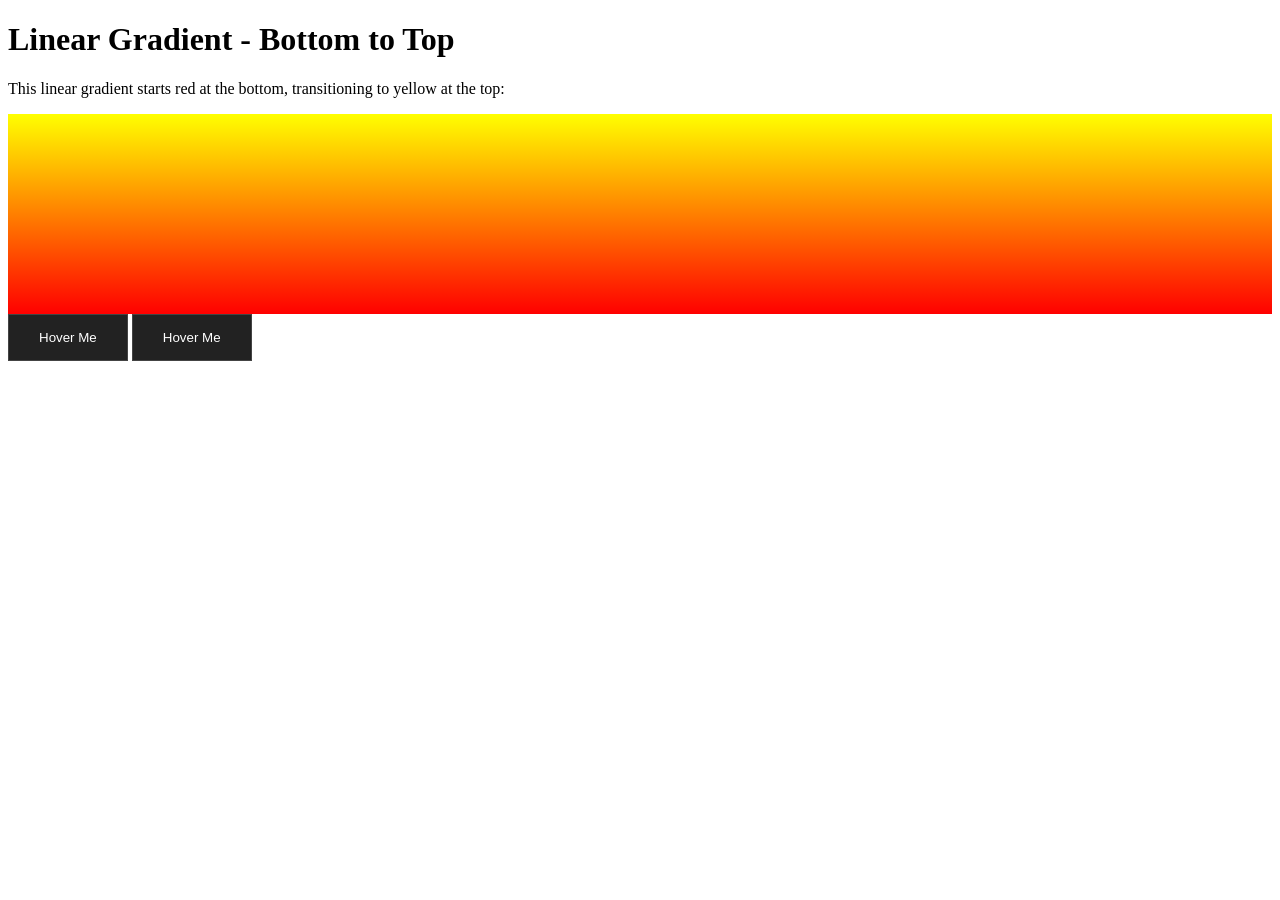
<file: dev/gradient-hover.html>
<!DOCTYPE html>
<html>
<head>
<style>
#grad1 {
  height: 200px;
  background-color: red; /* For browsers that do not support gradients */
  background-image: linear-gradient(to top, red, yellow);
}

/* ==========================================================================
   1. Base Class (Shared Layout & Logic)
   ========================================================================== */
.fade-box, .fade-box2 {
  position: relative;
  z-index: 1;
  padding: 15px 30px;
  background: #222;
  color: #fff;
  border: 1px solid #444;
  overflow: hidden;
  cursor: pointer;
}

/* Shared overlay structure for both classes */
.fade-box::before, .fade-box2::before {
  content: "";
  position: absolute;
  inset: 0;
  z-index: -1;
  opacity: 0;
  transition: opacity 0.3s ease-in-out;
}

/* Shared hover trigger to fade the gradient in */
.fade-box:hover::before, .fade-box2:hover::before {
  opacity: 1;
}

/* ==========================================================================
   2. Unique Gradients for Each Class
   ========================================================================== */

/* Original Gradient: Pink to Transparent */
.fade-box::before {
  background-image: linear-gradient(45deg, rgba(255, 0, 128, 0.8), rgba(0, 255, 255, 0));
}

.fade-box2::before {
  /*inset: 0;  Stretches to fill the entire parent container */
  z-index: -1; /* Pushes the gradient behind the text */
  width: 100%;
  height: calc(100% - 0px);
  left:0;
  bottom:0;

  
  /* Transparent gradient using RGBA (Red, Green, Blue, Alpha) */
  background-image: linear-gradient(0, rgba(255, 0, 128, 0.5), rgba(134, 1345, 136, 0.0) , rgba(255, 1345, 255, 0.5), rgba(134, 1345, 136, 0.0) , rgba(255, 1345, 255, 0.5));
}


</style>
</head>
<body>

<h1>Linear Gradient - Bottom to Top</h1>
<p>This linear gradient starts red at the bottom, transitioning to yellow at the top:</p>

<div id="grad1"></div>


<button class="fade-box">Hover Me</button>
<button class="fade-box2">Hover Me</button>


</body>
</html>
</file>
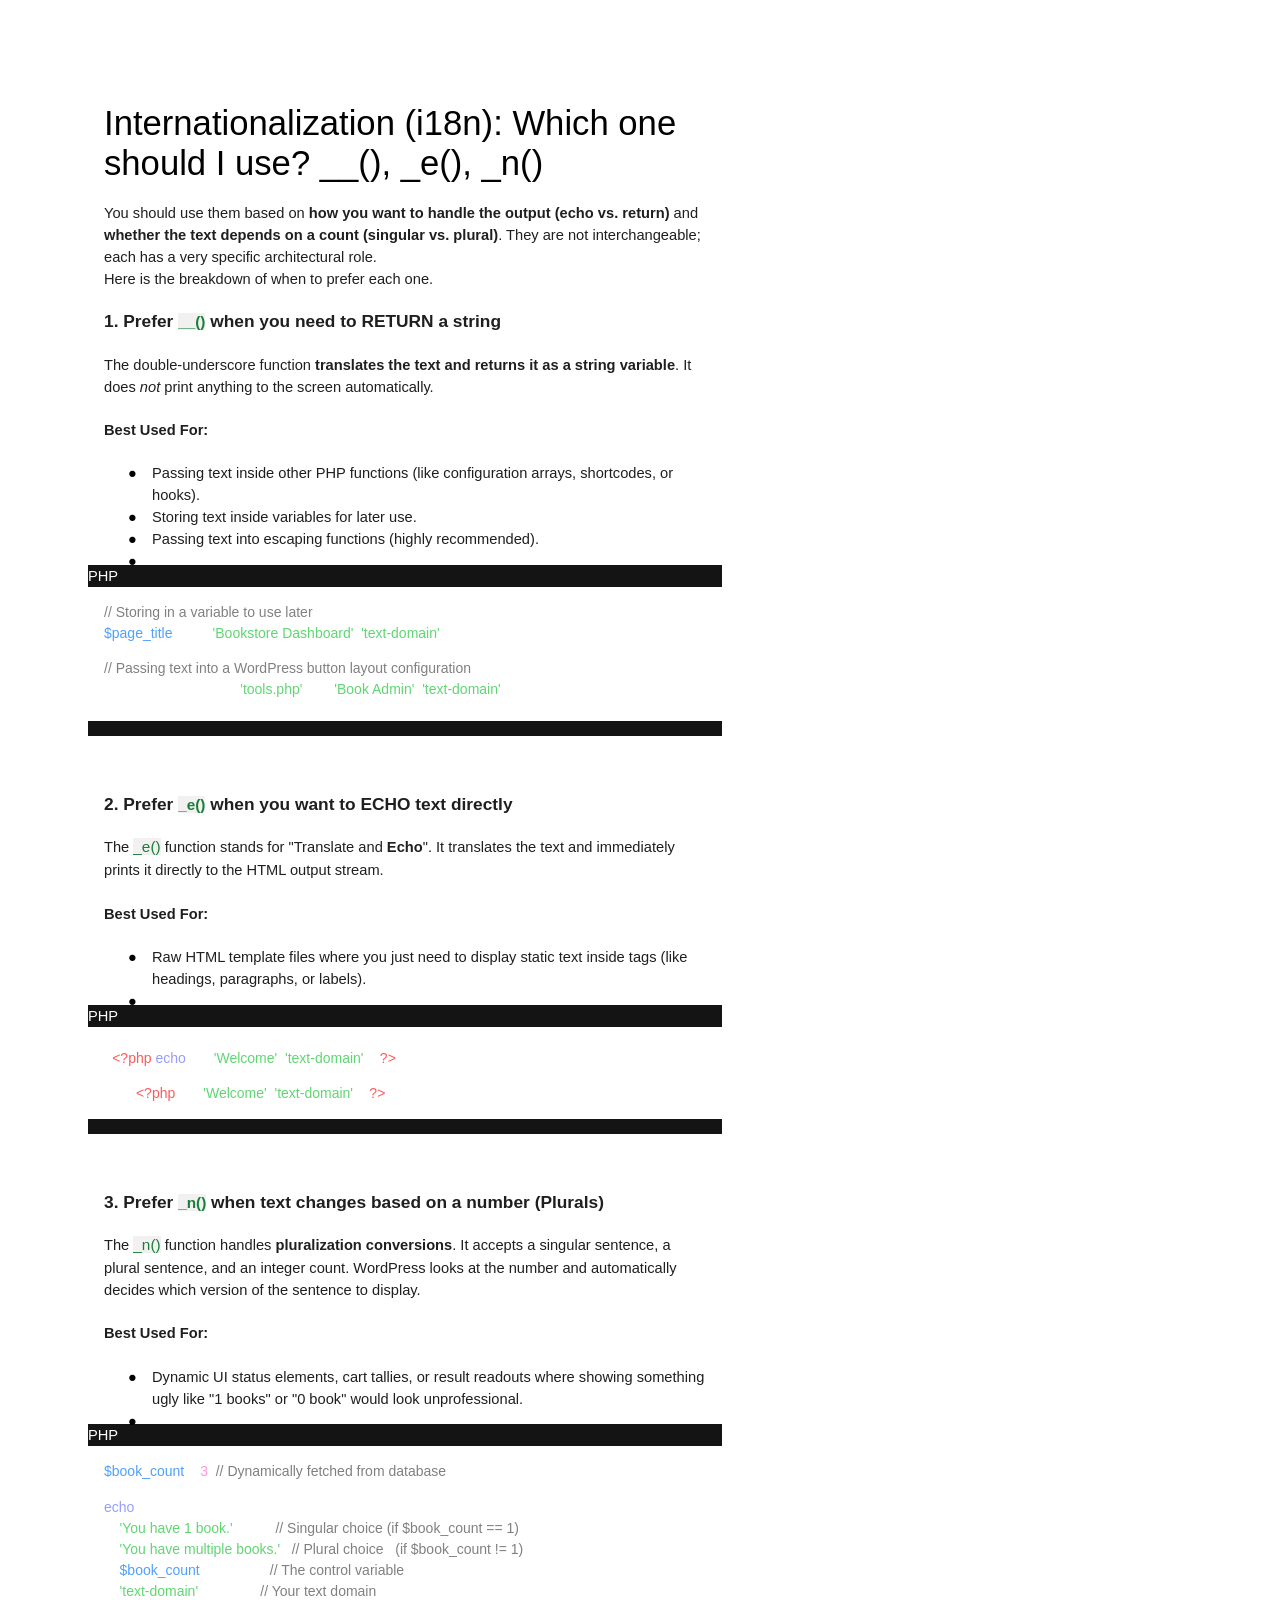
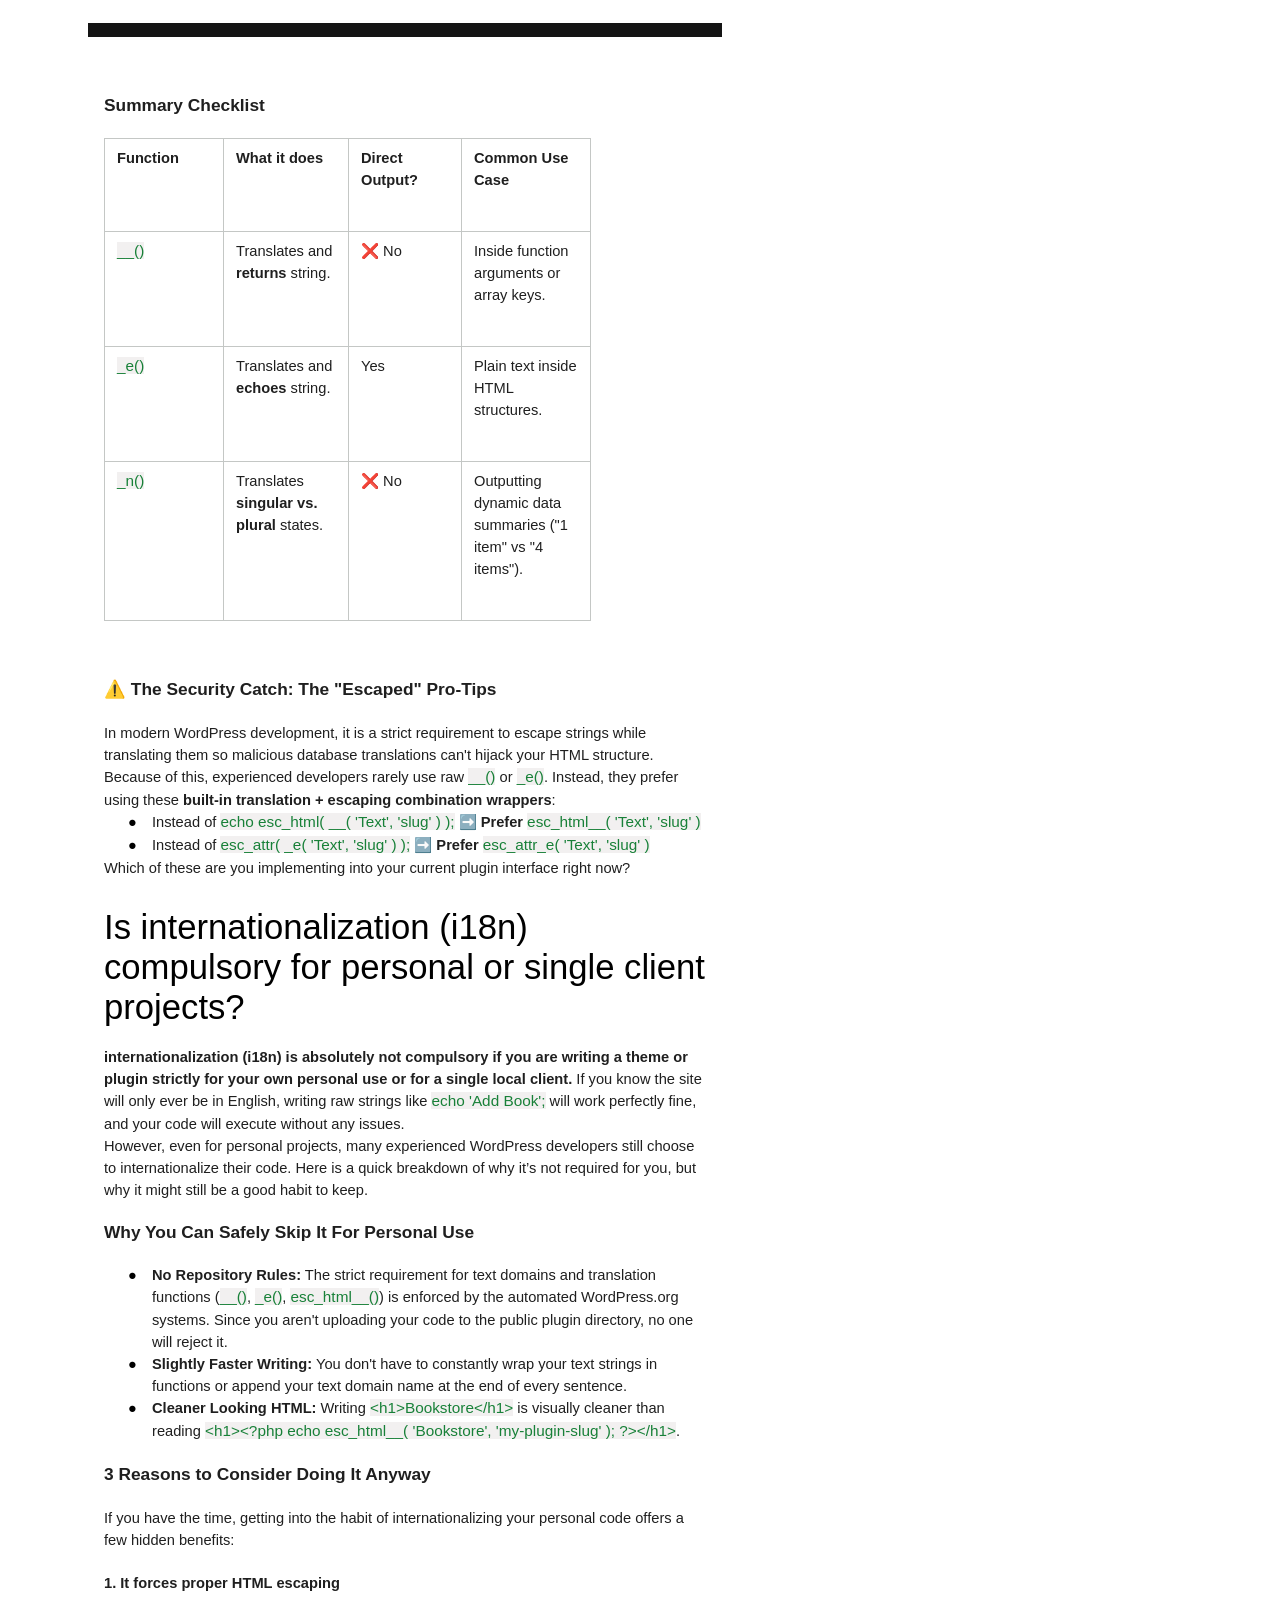
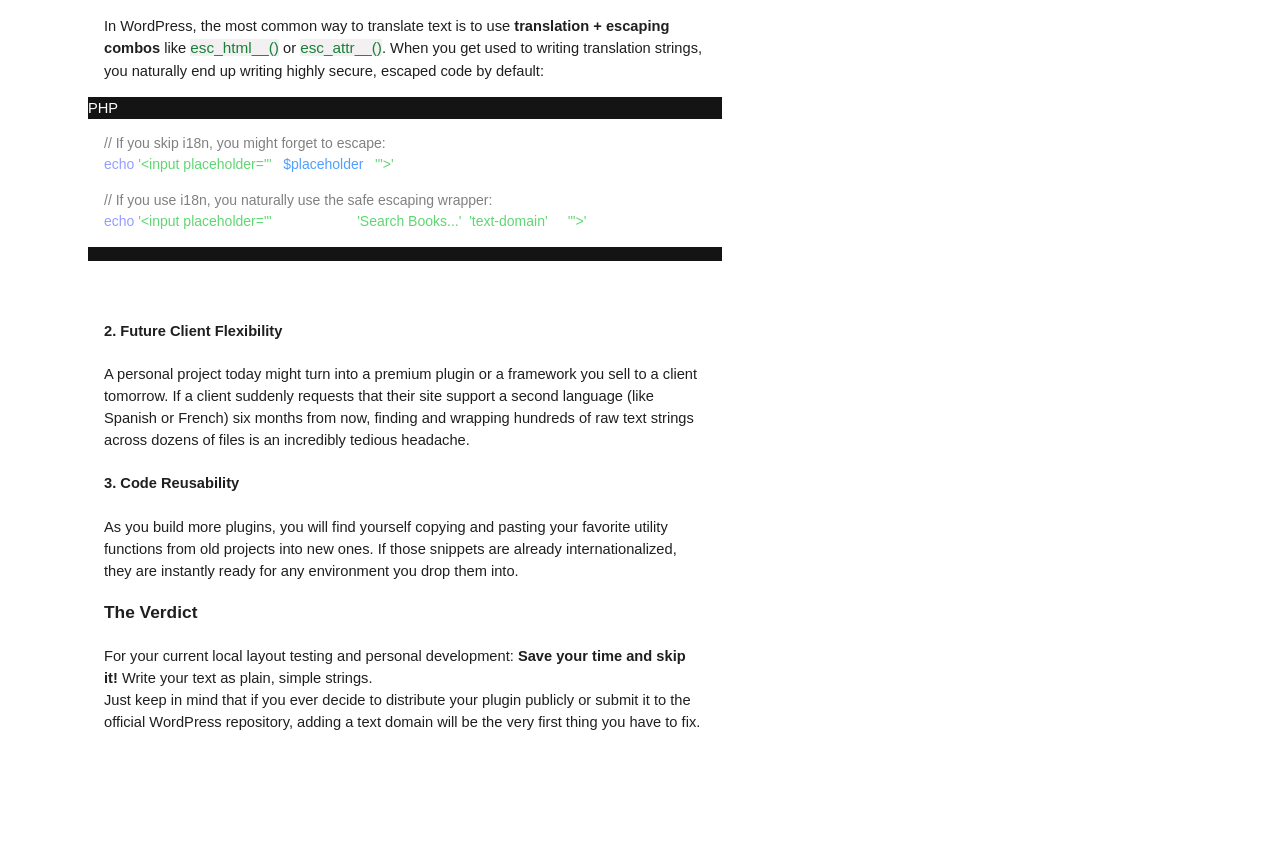
<file: dev/Internationalization_i18n_WhichoneshouldIuse.html>
<html><head><meta content="text/html; charset=UTF-8" http-equiv="content-type"><style type="text/css">.lst-kix_ljfs70sximlq-4>li:before{content:"\0025cb   "}.lst-kix_mtvjfwmjh2j0-6>li:before{content:"\0025cf   "}.lst-kix_mtvjfwmjh2j0-7>li:before{content:"\0025cb   "}.lst-kix_ljfs70sximlq-2>li:before{content:"\0025a0   "}.lst-kix_ljfs70sximlq-6>li:before{content:"\0025cf   "}.lst-kix_mtvjfwmjh2j0-4>li:before{content:"\0025cb   "}.lst-kix_mtvjfwmjh2j0-5>li:before{content:"\0025a0   "}.lst-kix_mtvjfwmjh2j0-8>li:before{content:"\0025a0   "}.lst-kix_ljfs70sximlq-3>li:before{content:"\0025cf   "}.lst-kix_ljfs70sximlq-7>li:before{content:"\0025cb   "}.lst-kix_mtvjfwmjh2j0-2>li:before{content:"\0025a0   "}.lst-kix_mtvjfwmjh2j0-3>li:before{content:"\0025cf   "}.lst-kix_ljfs70sximlq-5>li:before{content:"\0025a0   "}.lst-kix_ljfs70sximlq-8>li:before{content:"\0025a0   "}.lst-kix_5z4qnvr5ll7z-0>li:before{content:"\0025cf   "}.lst-kix_6a9ho38hbbla-8>li:before{content:"\0025a0   "}.lst-kix_5z4qnvr5ll7z-1>li:before{content:"\0025cb   "}.lst-kix_5z4qnvr5ll7z-2>li:before{content:"\0025a0   "}.lst-kix_6a9ho38hbbla-5>li:before{content:"\0025a0   "}ul.lst-kix_mtvjfwmjh2j0-3{list-style-type:none}ul.lst-kix_mtvjfwmjh2j0-2{list-style-type:none}.lst-kix_5z4qnvr5ll7z-3>li:before{content:"\0025cf   "}.lst-kix_5z4qnvr5ll7z-4>li:before{content:"\0025cb   "}.lst-kix_6a9ho38hbbla-6>li:before{content:"\0025cf   "}ul.lst-kix_mtvjfwmjh2j0-1{list-style-type:none}ul.lst-kix_mtvjfwmjh2j0-0{list-style-type:none}.lst-kix_6a9ho38hbbla-7>li:before{content:"\0025cb   "}ul.lst-kix_mtvjfwmjh2j0-7{list-style-type:none}ul.lst-kix_mtvjfwmjh2j0-6{list-style-type:none}ul.lst-kix_mtvjfwmjh2j0-5{list-style-type:none}ul.lst-kix_mtvjfwmjh2j0-4{list-style-type:none}.lst-kix_6a9ho38hbbla-1>li:before{content:"\0025cb   "}ul.lst-kix_ljfs70sximlq-3{list-style-type:none}ul.lst-kix_ljfs70sximlq-4{list-style-type:none}.lst-kix_5z4qnvr5ll7z-7>li:before{content:"\0025cb   "}.lst-kix_5z4qnvr5ll7z-8>li:before{content:"\0025a0   "}.lst-kix_6a9ho38hbbla-0>li:before{content:"\0025cf   "}.lst-kix_6a9ho38hbbla-2>li:before{content:"\0025a0   "}ul.lst-kix_ljfs70sximlq-5{list-style-type:none}.lst-kix_efn1eidfjlwc-1>li:before{content:"\0025cb   "}ul.lst-kix_ljfs70sximlq-6{list-style-type:none}ul.lst-kix_ljfs70sximlq-0{list-style-type:none}.lst-kix_5z4qnvr5ll7z-5>li:before{content:"\0025a0   "}.lst-kix_5z4qnvr5ll7z-6>li:before{content:"\0025cf   "}ul.lst-kix_ljfs70sximlq-1{list-style-type:none}.lst-kix_efn1eidfjlwc-2>li:before{content:"\0025a0   "}ul.lst-kix_ljfs70sximlq-2{list-style-type:none}.lst-kix_ljfs70sximlq-0>li:before{content:"\0025cf   "}.lst-kix_6a9ho38hbbla-4>li:before{content:"\0025cb   "}.lst-kix_6a9ho38hbbla-3>li:before{content:"\0025cf   "}ul.lst-kix_ljfs70sximlq-7{list-style-type:none}ul.lst-kix_ljfs70sximlq-8{list-style-type:none}.lst-kix_ljfs70sximlq-1>li:before{content:"\0025cb   "}.lst-kix_efn1eidfjlwc-0>li:before{content:"\0025cf   "}.lst-kix_efn1eidfjlwc-7>li:before{content:"\0025cb   "}.lst-kix_efn1eidfjlwc-6>li:before{content:"\0025cf   "}.lst-kix_efn1eidfjlwc-3>li:before{content:"\0025cf   "}.lst-kix_efn1eidfjlwc-5>li:before{content:"\0025a0   "}.lst-kix_efn1eidfjlwc-4>li:before{content:"\0025cb   "}ul.lst-kix_6a9ho38hbbla-8{list-style-type:none}ul.lst-kix_6a9ho38hbbla-7{list-style-type:none}ul.lst-kix_6a9ho38hbbla-6{list-style-type:none}ul.lst-kix_mtvjfwmjh2j0-8{list-style-type:none}ul.lst-kix_6a9ho38hbbla-1{list-style-type:none}ul.lst-kix_6a9ho38hbbla-0{list-style-type:none}ul.lst-kix_6a9ho38hbbla-5{list-style-type:none}ul.lst-kix_6a9ho38hbbla-4{list-style-type:none}ul.lst-kix_6a9ho38hbbla-3{list-style-type:none}ul.lst-kix_6a9ho38hbbla-2{list-style-type:none}.lst-kix_efn1eidfjlwc-8>li:before{content:"\0025a0   "}ul.lst-kix_efn1eidfjlwc-1{list-style-type:none}ul.lst-kix_efn1eidfjlwc-2{list-style-type:none}ul.lst-kix_efn1eidfjlwc-3{list-style-type:none}ul.lst-kix_efn1eidfjlwc-4{list-style-type:none}ul.lst-kix_efn1eidfjlwc-5{list-style-type:none}ul.lst-kix_efn1eidfjlwc-6{list-style-type:none}ul.lst-kix_efn1eidfjlwc-7{list-style-type:none}ul.lst-kix_efn1eidfjlwc-8{list-style-type:none}ul.lst-kix_5z4qnvr5ll7z-0{list-style-type:none}li.li-bullet-0:before{margin-left:-18pt;white-space:nowrap;display:inline-block;min-width:18pt}ul.lst-kix_efn1eidfjlwc-0{list-style-type:none}ul.lst-kix_5z4qnvr5ll7z-7{list-style-type:none}ul.lst-kix_5z4qnvr5ll7z-8{list-style-type:none}ul.lst-kix_5z4qnvr5ll7z-5{list-style-type:none}ul.lst-kix_5z4qnvr5ll7z-6{list-style-type:none}ul.lst-kix_5z4qnvr5ll7z-3{list-style-type:none}.lst-kix_mtvjfwmjh2j0-0>li:before{content:"\0025cf   "}.lst-kix_mtvjfwmjh2j0-1>li:before{content:"\0025cb   "}ul.lst-kix_5z4qnvr5ll7z-4{list-style-type:none}ul.lst-kix_5z4qnvr5ll7z-1{list-style-type:none}ul.lst-kix_5z4qnvr5ll7z-2{list-style-type:none}ol{margin:0;padding:0}table td,table th{padding:0}.c12{border-right-style:solid;padding-top:0pt;border-top-width:0pt;border-right-width:0pt;padding-left:0pt;padding-bottom:0pt;line-height:1.5;border-left-width:0pt;border-top-style:solid;border-left-style:solid;border-bottom-width:0pt;border-bottom-style:solid;orphans:2;widows:2;text-align:left;padding-right:0pt;height:14pt}.c24{border-right-style:solid;padding-top:0pt;border-top-width:0pt;border-right-width:0pt;padding-left:0pt;padding-bottom:0pt;line-height:1.15;border-left-width:0pt;border-top-style:solid;border-left-style:solid;border-bottom-width:0pt;border-bottom-style:solid;orphans:2;widows:2;text-align:left;padding-right:0pt}.c14{border-right-style:solid;padding-top:0pt;border-top-width:0pt;border-right-width:0pt;padding-left:0pt;padding-bottom:0pt;line-height:1.5;border-left-width:0pt;border-top-style:solid;border-left-style:solid;border-bottom-width:0pt;border-bottom-style:solid;orphans:2;widows:2;text-align:left;padding-right:0pt}.c5{border-right-style:solid;padding-top:0pt;border-top-width:0pt;border-right-width:0pt;padding-left:0pt;padding-bottom:0pt;line-height:1.5;border-top-style:solid;margin-left:36pt;border-bottom-width:0pt;border-bottom-style:solid;orphans:2;widows:2;text-align:left;padding-right:0pt}.c30{border-right-style:solid;padding:6pt 9pt 6pt 9pt;border-bottom-color:#c4c7c5;border-top-width:1pt;border-right-width:1pt;border-left-color:#c4c7c5;vertical-align:top;border-right-color:#c4c7c5;border-left-width:1pt;border-top-style:solid;border-left-style:solid;border-bottom-width:1pt;width:75pt;border-top-color:#c4c7c5;border-bottom-style:solid}.c33{border-right-style:solid;padding:6pt 9pt 6pt 9pt;border-bottom-color:#c4c7c5;border-top-width:1pt;border-right-width:1pt;border-left-color:#c4c7c5;vertical-align:top;border-right-color:#c4c7c5;border-left-width:1pt;border-top-style:solid;border-left-style:solid;border-bottom-width:1pt;width:66pt;border-top-color:#c4c7c5;border-bottom-style:solid}.c21{border-right-style:solid;padding:6pt 9pt 6pt 9pt;border-bottom-color:#c4c7c5;border-top-width:1pt;border-right-width:1pt;border-left-color:#c4c7c5;vertical-align:top;border-right-color:#c4c7c5;border-left-width:1pt;border-top-style:solid;border-left-style:solid;border-bottom-width:1pt;width:78pt;border-top-color:#c4c7c5;border-bottom-style:solid}.c1{border-right-style:solid;padding:6pt 9pt 6pt 9pt;border-bottom-color:#c4c7c5;border-top-width:1pt;border-right-width:1pt;border-left-color:#c4c7c5;vertical-align:top;border-right-color:#c4c7c5;border-left-width:1pt;border-top-style:solid;border-left-style:solid;border-bottom-width:1pt;width:70.5pt;border-top-color:#c4c7c5;border-bottom-style:solid}.c6{background-color:#141414;margin-left:-12pt;padding-top:0pt;padding-bottom:0pt;line-height:1.5;orphans:2;widows:2;text-align:left;margin-right:-12pt;height:11pt}.c23{color:#000000;font-weight:400;text-decoration:none;vertical-align:baseline;font-size:26pt;font-family:"Arial";font-style:normal}.c4{padding-top:0pt;padding-bottom:3pt;line-height:1.15;page-break-after:avoid;orphans:2;widows:2;text-align:left}.c0{color:#ffffff;font-weight:400;text-decoration:none;vertical-align:baseline;font-size:10.5pt;font-family:"Arial";font-style:normal}.c3{font-weight:700;text-decoration:none;vertical-align:baseline;font-size:13pt;font-family:"Arial";font-style:normal}.c8{font-weight:400;text-decoration:none;vertical-align:baseline;font-size:11pt;font-family:"Arial";font-style:normal}.c20{padding-top:0pt;padding-bottom:24pt;line-height:1.5;orphans:2;widows:2;text-align:left}.c15{padding-top:0pt;padding-bottom:0pt;line-height:1.5;orphans:2;widows:2;text-align:left}.c32{font-weight:400;text-decoration:none;vertical-align:baseline;font-family:"Arial";font-style:normal}.c19{text-decoration:none;vertical-align:baseline;font-size:11pt;font-family:"Arial";font-style:normal}.c41{border-spacing:0;border-collapse:collapse;margin-right:auto}.c11{background-color:#f2f0f0;color:#188038;font-size:11.5pt}.c37{background-color:#ffffff;max-width:451.4pt;padding:72pt 72pt 72pt 72pt}.c29{background-color:#141414;margin-left:-12pt;margin-right:-12pt}.c31{color:#969dff;font-size:10.5pt}.c38{color:#ff96da;font-size:10.5pt}.c10{color:#808080;font-size:10.5pt}.c17{color:#60d673;font-size:10.5pt}.c16{color:#ff5a59;font-size:10.5pt}.c13{color:#4fa0ff;font-size:10.5pt}.c7{padding:0;margin:0}.c18{color:#ffffff;font-size:10.5pt}.c26{color:#000000}.c22{height:11pt}.c2{color:#1f1f1f}.c25{page-break-after:avoid}.c34{height:82.5pt}.c39{height:12pt}.c28{font-size:13pt}.c35{height:110.2pt}.c27{color:#ffffff}.c36{height:69pt}.c9{font-weight:700}.c42{height:41.2pt}.c40{font-style:italic}.title{padding-top:0pt;color:#000000;font-size:26pt;padding-bottom:3pt;font-family:"Arial";line-height:1.15;page-break-after:avoid;orphans:2;widows:2;text-align:left}.subtitle{padding-top:0pt;color:#666666;font-size:15pt;padding-bottom:16pt;font-family:"Arial";line-height:1.15;page-break-after:avoid;orphans:2;widows:2;text-align:left}li{color:#000000;font-size:11pt;font-family:"Arial"}p{margin:0;color:#000000;font-size:11pt;font-family:"Arial"}h1{padding-top:20pt;color:#000000;font-size:20pt;padding-bottom:6pt;font-family:"Arial";line-height:1.15;page-break-after:avoid;orphans:2;widows:2;text-align:left}h2{padding-top:18pt;color:#000000;font-size:16pt;padding-bottom:6pt;font-family:"Arial";line-height:1.15;page-break-after:avoid;orphans:2;widows:2;text-align:left}h3{padding-top:16pt;color:#434343;font-size:14pt;padding-bottom:4pt;font-family:"Arial";line-height:1.15;page-break-after:avoid;orphans:2;widows:2;text-align:left}h4{padding-top:14pt;color:#666666;font-size:12pt;padding-bottom:4pt;font-family:"Arial";line-height:1.15;page-break-after:avoid;orphans:2;widows:2;text-align:left}h5{padding-top:12pt;color:#666666;font-size:11pt;padding-bottom:4pt;font-family:"Arial";line-height:1.15;page-break-after:avoid;orphans:2;widows:2;text-align:left}h6{padding-top:12pt;color:#666666;font-size:11pt;padding-bottom:4pt;font-family:"Arial";line-height:1.15;page-break-after:avoid;font-style:italic;orphans:2;widows:2;text-align:left}</style></head><body class="c37 doc-content"><p class="c4 title" id="h.lfgug8dobw8g"><span class="c23">Internationalization (i18n): Which one should I use? __(), _e(), _n()</span></p><p class="c14 c22"><span class="c8 c2"></span></p><p class="c14"><span class="c2">You should use them based on </span><span class="c2 c9">how you want to handle the output (echo vs. return)</span><span class="c2">&nbsp;and </span><span class="c2 c9">whether the text depends on a count (singular vs. plural)</span><span class="c8 c2">. They are not interchangeable; each has a very specific architectural role.</span></p><p class="c14"><span class="c8 c2">Here is the breakdown of when to prefer each one.</span></p><h3 class="c14" id="h.5kc9yvybbyuv"><span class="c2 c28 c9">1. Prefer </span><span class="c11">__()</span><span class="c3 c2">&nbsp;when you need to RETURN a string</span></h3><p class="c14"><span class="c2">The double-underscore function </span><span class="c2 c9">translates the text and returns it as a string variable</span><span class="c2">. It does </span><span class="c2 c40">not</span><span class="c8 c2">&nbsp;print anything to the screen automatically.</span></p><h4 class="c14" id="h.bd7babpkiydx"><span class="c19 c2 c9">Best Used For:</span></h4><ul class="c7 lst-kix_6a9ho38hbbla-0 start"><li class="c5 li-bullet-0"><span class="c8 c2">Passing text inside other PHP functions (like configuration arrays, shortcodes, or hooks).</span></li><li class="c5 li-bullet-0"><span class="c8 c2">Storing text inside variables for later use.</span></li><li class="c5 li-bullet-0"><span class="c8 c2">Passing text into escaping functions (highly recommended).</span></li><li class="c5 c22 li-bullet-0"><span class="c8 c2"></span></li></ul><p class="c15 c29"><span class="c8 c27">PHP</span></p><p class="c15 c22"><span class="c10 c32"></span></p><p class="c15"><span class="c10">// Storing in a variable to use later</span></p><p class="c15"><span class="c13">$page_title</span><span class="c18">&nbsp;= __( </span><span class="c17">&#39;Bookstore Dashboard&#39;</span><span class="c18">, </span><span class="c17">&#39;text-domain&#39;</span><span class="c0">&nbsp;);</span></p><p class="c15 c22"><span class="c0"></span></p><p class="c15"><span class="c10">// Passing text into a WordPress button layout configuration</span></p><p class="c15"><span class="c18">add_submenu_page( </span><span class="c17">&#39;tools.php&#39;</span><span class="c18">, __( </span><span class="c17">&#39;Book Admin&#39;</span><span class="c18">, </span><span class="c17">&#39;text-domain&#39;</span><span class="c0">&nbsp;), ... )</span></p><p class="c15"><span class="c0">;</span></p><p class="c6"><span class="c0"></span></p><h3 class="c12" id="h.7rye86v9hiei"><span class="c3 c2"></span></h3><h3 class="c14" id="h.wmepg88q7qzx"><span class="c2 c9 c28">2. Prefer </span><span class="c11">_e()</span><span class="c3 c2">&nbsp;when you want to ECHO text directly</span></h3><p class="c14"><span class="c2">The </span><span class="c11">_e()</span><span class="c2">&nbsp;function stands for &quot;Translate and </span><span class="c2 c9">Echo</span><span class="c8 c2">&quot;. It translates the text and immediately prints it directly to the HTML output stream.</span></p><h4 class="c14" id="h.dasjpwvf9i61"><span class="c19 c2 c9">Best Used For:</span></h4><ul class="c7 lst-kix_5z4qnvr5ll7z-0 start"><li class="c5 li-bullet-0"><span class="c8 c2">Raw HTML template files where you just need to display static text inside tags (like headings, paragraphs, or labels).</span></li><li class="c5 c22 li-bullet-0"><span class="c8 c2"></span></li></ul><p class="c15 c29"><span class="c8 c27">PHP</span></p><p class="c15"><span class="c0">&lt;h1</span></p><p class="c15"><span class="c18">&gt;</span><span class="c16">&lt;?php</span><span class="c18">&nbsp;</span><span class="c31">echo</span><span class="c18">&nbsp;__( </span><span class="c17">&#39;Welcome&#39;</span><span class="c18">, </span><span class="c17">&#39;text-domain&#39;</span><span class="c18">&nbsp;); </span><span class="c16">?&gt;</span><span class="c0">&lt;/h1&gt;</span></p><p class="c15 c22"><span class="c0"></span></p><p class="c15"><span class="c18">&lt;h1&gt;</span><span class="c16">&lt;?php</span><span class="c18">&nbsp;_e( </span><span class="c17">&#39;Welcome&#39;</span><span class="c18">, </span><span class="c17">&#39;text-domain&#39;</span><span class="c18">&nbsp;); </span><span class="c16">?&gt;</span><span class="c0">&lt;/h1&gt;</span></p><p class="c15 c22"><span class="c0"></span></p><p class="c6"><span class="c0"></span></p><h3 class="c12" id="h.mpxp6cq8izth"><span class="c3 c2"></span></h3><h3 class="c14" id="h.bywelgwb1wsc"><span class="c2 c28 c9">3. Prefer </span><span class="c11">_n()</span><span class="c3 c2">&nbsp;when text changes based on a number (Plurals)</span></h3><p class="c14"><span class="c2">The </span><span class="c11">_n()</span><span class="c2">&nbsp;function handles </span><span class="c2 c9">pluralization conversions</span><span class="c8 c2">. It accepts a singular sentence, a plural sentence, and an integer count. WordPress looks at the number and automatically decides which version of the sentence to display.</span></p><h4 class="c14" id="h.f5r9vfz8sqlw"><span class="c19 c2 c9">Best Used For:</span></h4><ul class="c7 lst-kix_mtvjfwmjh2j0-0 start"><li class="c5 li-bullet-0"><span class="c8 c2">Dynamic UI status elements, cart tallies, or result readouts where showing something ugly like &quot;1 books&quot; or &quot;0 book&quot; would look unprofessional.</span></li><li class="c5 c22 li-bullet-0"><span class="c8 c2"></span></li></ul><p class="c15 c29"><span class="c8 c27">PHP</span></p><p class="c15 c22"><span class="c32 c13"></span></p><p class="c15"><span class="c13">$book_count</span><span class="c18">&nbsp;= </span><span class="c38">3</span><span class="c18">; </span><span class="c10">// Dynamically fetched from database</span></p><p class="c15 c22"><span class="c0"></span></p><p class="c15"><span class="c31">echo</span><span class="c0">&nbsp;_n( </span></p><p class="c15"><span class="c18">&nbsp; &nbsp; </span><span class="c17">&#39;You have 1 book.&#39;</span><span class="c18">, &nbsp; &nbsp; &nbsp; &nbsp; &nbsp;</span><span class="c10">// Singular choice (if $book_count == 1)</span></p><p class="c15"><span class="c18">&nbsp; &nbsp; </span><span class="c17">&#39;You have multiple books.&#39;</span><span class="c18">, &nbsp;</span><span class="c10">// Plural choice &nbsp; (if $book_count != 1)</span></p><p class="c15"><span class="c18">&nbsp; &nbsp; </span><span class="c13">$book_count</span><span class="c18">, &nbsp; &nbsp; &nbsp; &nbsp; &nbsp; &nbsp; &nbsp; &nbsp; </span><span class="c10">// The control variable</span></p><p class="c15"><span class="c18">&nbsp; &nbsp; </span><span class="c17">&#39;text-domain&#39;</span><span class="c18">&nbsp; &nbsp; &nbsp; &nbsp; &nbsp; &nbsp; &nbsp; &nbsp; </span><span class="c10">// Your text domain</span></p><p class="c15"><span class="c0">);</span></p><p class="c6"><span class="c0"></span></p><h3 class="c12" id="h.1d0xkkq4ksze"><span class="c3 c2"></span></h3><h3 class="c14" id="h.b9d3o7nq6d6l"><span class="c3 c2">Summary Checklist</span></h3><table class="c41"><tr class="c42"><td class="c1" colspan="1" rowspan="1"><p class="c20"><span class="c2 c9">Function</span></p></td><td class="c30" colspan="1" rowspan="1"><p class="c20"><span class="c2 c9">What it does</span></p></td><td class="c33" colspan="1" rowspan="1"><p class="c20"><span class="c2 c9">Direct Output?</span></p></td><td class="c21" colspan="1" rowspan="1"><p class="c20"><span class="c2 c9">Common Use Case</span></p></td></tr><tr class="c34"><td class="c1" colspan="1" rowspan="1"><p class="c20"><span class="c11">__()</span></p></td><td class="c30" colspan="1" rowspan="1"><p class="c20"><span class="c2">Translates and </span><span class="c2 c9">returns</span><span class="c8 c2">&nbsp;string.</span></p></td><td class="c33" colspan="1" rowspan="1"><p class="c20"><span class="c8 c2">&#10060; No</span></p></td><td class="c21" colspan="1" rowspan="1"><p class="c20"><span class="c8 c2">Inside function arguments or array keys.</span></p></td></tr><tr class="c36"><td class="c1" colspan="1" rowspan="1"><p class="c20"><span class="c11">_e()</span></p></td><td class="c30" colspan="1" rowspan="1"><p class="c20"><span class="c2">Translates and </span><span class="c2 c9">echoes</span><span class="c8 c2">&nbsp;string.</span></p></td><td class="c33" colspan="1" rowspan="1"><p class="c20"><span class="c8 c2">Yes</span></p></td><td class="c21" colspan="1" rowspan="1"><p class="c20"><span class="c8 c2">Plain text inside HTML structures.</span></p></td></tr><tr class="c35"><td class="c1" colspan="1" rowspan="1"><p class="c20"><span class="c11">_n()</span></p></td><td class="c30" colspan="1" rowspan="1"><p class="c20"><span class="c2">Translates </span><span class="c2 c9">singular vs. plural</span><span class="c8 c2">&nbsp;states.</span></p></td><td class="c33" colspan="1" rowspan="1"><p class="c20"><span class="c8 c2">&#10060; No</span></p></td><td class="c21" colspan="1" rowspan="1"><p class="c20"><span class="c8 c2">Outputting dynamic data summaries (&quot;1 item&quot; vs &quot;4 items&quot;).</span></p></td></tr></table><h3 class="c12" id="h.yz9qde72vuca"><span class="c3 c2"></span></h3><h3 class="c14" id="h.yflzswpyco5"><span class="c3 c2">&#9888;&#65039; The Security Catch: The &quot;Escaped&quot; Pro-Tips</span></h3><p class="c14"><span class="c8 c2">In modern WordPress development, it is a strict requirement to escape strings while translating them so malicious database translations can&#39;t hijack your HTML structure.</span></p><p class="c14"><span class="c2">Because of this, experienced developers rarely use raw </span><span class="c11">__()</span><span class="c2">&nbsp;or </span><span class="c11">_e()</span><span class="c2">. Instead, they prefer using these </span><span class="c2 c9">built-in translation + escaping combination wrappers</span><span class="c8 c2">:</span></p><ul class="c7 lst-kix_ljfs70sximlq-0 start"><li class="c5 li-bullet-0"><span class="c2">Instead of </span><span class="c11">echo esc_html( __( &#39;Text&#39;, &#39;slug&#39; ) );</span><span class="c2">&nbsp;&#10145;&#65039; </span><span class="c2 c9">Prefer </span><span class="c32 c11">esc_html__( &#39;Text&#39;, &#39;slug&#39; )</span></li><li class="c5 li-bullet-0"><span class="c2">Instead of </span><span class="c11">esc_attr( _e( &#39;Text&#39;, &#39;slug&#39; ) );</span><span class="c2">&nbsp;&#10145;&#65039; </span><span class="c2 c9">Prefer </span><span class="c32 c11">esc_attr_e( &#39;Text&#39;, &#39;slug&#39; )</span></li></ul><p class="c14"><span class="c8 c2">Which of these are you implementing into your current plugin interface right now?</span></p><p class="c15 c22"><span class="c8 c26"></span></p><p class="c15 c22"><span class="c8 c26"></span></p><p class="c24 c25 title" id="h.von4hgqbzpt6"><span class="c23">Is internationalization (i18n) compulsory for personal or single client projects? </span></p><p class="c22 c24"><span class="c19 c2 c9"></span></p><p class="c14"><span class="c2 c9">internationalization (i18n) is absolutely not compulsory if you are writing a theme or plugin strictly for your own personal use or for a single local client.</span><span class="c2">&nbsp;If you know the site will only ever be in English, writing raw strings like </span><span class="c11">echo &#39;Add Book&#39;;</span><span class="c8 c2">&nbsp;will work perfectly fine, and your code will execute without any issues.</span></p><p class="c14"><span class="c8 c2">However, even for personal projects, many experienced WordPress developers still choose to internationalize their code. Here is a quick breakdown of why it&rsquo;s not required for you, but why it might still be a good habit to keep.</span></p><h3 class="c14" id="h.b16u6uwmhb8p"><span class="c3 c2">Why You Can Safely Skip It For Personal Use</span></h3><ul class="c7 lst-kix_efn1eidfjlwc-0 start"><li class="c5 li-bullet-0"><span class="c2 c9">No Repository Rules:</span><span class="c2">&nbsp;The strict requirement for text domains and translation functions (</span><span class="c11">__()</span><span class="c2">, </span><span class="c11">_e()</span><span class="c2">, </span><span class="c11">esc_html__()</span><span class="c8 c2">) is enforced by the automated WordPress.org systems. Since you aren&#39;t uploading your code to the public plugin directory, no one will reject it.</span></li><li class="c5 li-bullet-0"><span class="c2 c9">Slightly Faster Writing:</span><span class="c8 c2">&nbsp;You don&#39;t have to constantly wrap your text strings in functions or append your text domain name at the end of every sentence.</span></li><li class="c5 li-bullet-0"><span class="c2 c9">Cleaner Looking HTML:</span><span class="c2">&nbsp;Writing </span><span class="c11">&lt;h1&gt;Bookstore&lt;/h1&gt;</span><span class="c2">&nbsp;is visually cleaner than reading </span><span class="c11">&lt;h1&gt;&lt;?php echo esc_html__( &#39;Bookstore&#39;, &#39;my-plugin-slug&#39; ); ?&gt;&lt;/h1&gt;</span><span class="c8 c2">.</span></li></ul><h3 class="c14" id="h.gx7wto4wqlce"><span class="c3 c2">3 Reasons to Consider Doing It Anyway</span></h3><p class="c14"><span class="c2 c8">If you have the time, getting into the habit of internationalizing your personal code offers a few hidden benefits:</span></p><h4 class="c14" id="h.jrksl2fmfzru"><span class="c19 c2 c9">1. It forces proper HTML escaping</span></h4><p class="c14"><span class="c2">In WordPress, the most common way to translate text is to use </span><span class="c2 c9">translation + escaping combos</span><span class="c2">&nbsp;like </span><span class="c11">esc_html__()</span><span class="c2">&nbsp;or </span><span class="c11">esc_attr__()</span><span class="c8 c2">. When you get used to writing translation strings, you naturally end up writing highly secure, escaped code by default:</span></p><p class="c14 c22"><span class="c8 c2"></span></p><p class="c15 c29"><span class="c8 c27">PHP</span></p><p class="c15 c22"><span class="c32 c10"></span></p><p class="c15"><span class="c10">// If you skip i18n, you might forget to escape:</span></p><p class="c15"><span class="c31">echo</span><span class="c18">&nbsp;</span><span class="c17">&#39;&lt;input placeholder=&quot;&#39;</span><span class="c18">&nbsp;. </span><span class="c13">$placeholder</span><span class="c18">&nbsp;. </span><span class="c17">&#39;&quot;&gt;&#39;</span><span class="c0">; </span></p><p class="c15 c22"><span class="c0"></span></p><p class="c15"><span class="c10">// If you use i18n, you naturally use the safe escaping wrapper:</span></p><p class="c15"><span class="c31">echo</span><span class="c18">&nbsp;</span><span class="c17">&#39;&lt;input placeholder=&quot;&#39;</span><span class="c18">&nbsp;. esc_attr__( </span><span class="c17">&#39;Search Books...&#39;</span><span class="c18">, </span><span class="c17">&#39;text-domain&#39;</span><span class="c18">&nbsp;) . </span><span class="c17">&#39;&quot;&gt;&#39;</span><span class="c0">;</span></p><p class="c15 c22"><span class="c0"></span></p><p class="c6"><span class="c0"></span></p><h4 class="c14 c39" id="h.p537nhn8o22k"><span class="c19 c2 c9"></span></h4><h4 class="c14" id="h.c7jrxmgwj7jn"><span class="c2 c9 c19">2. Future Client Flexibility</span></h4><p class="c14"><span class="c8 c2">A personal project today might turn into a premium plugin or a framework you sell to a client tomorrow. If a client suddenly requests that their site support a second language (like Spanish or French) six months from now, finding and wrapping hundreds of raw text strings across dozens of files is an incredibly tedious headache.</span></p><h4 class="c14" id="h.n6jtgm1hs0o"><span class="c19 c2 c9">3. Code Reusability</span></h4><p class="c14"><span class="c8 c2">As you build more plugins, you will find yourself copying and pasting your favorite utility functions from old projects into new ones. If those snippets are already internationalized, they are instantly ready for any environment you drop them into.</span></p><h3 class="c14" id="h.fg7tonwsbfij"><span class="c2 c3">The Verdict</span></h3><p class="c14"><span class="c2">For your current local layout testing and personal development: </span><span class="c2 c9">Save your time and skip it!</span><span class="c8 c2">&nbsp;Write your text as plain, simple strings.</span></p><p class="c14"><span class="c8 c2">Just keep in mind that if you ever decide to distribute your plugin publicly or submit it to the official WordPress repository, adding a text domain will be the very first thing you have to fix.</span></p><p class="c15 c22"><span class="c8 c26"></span></p></body></html>
</file>
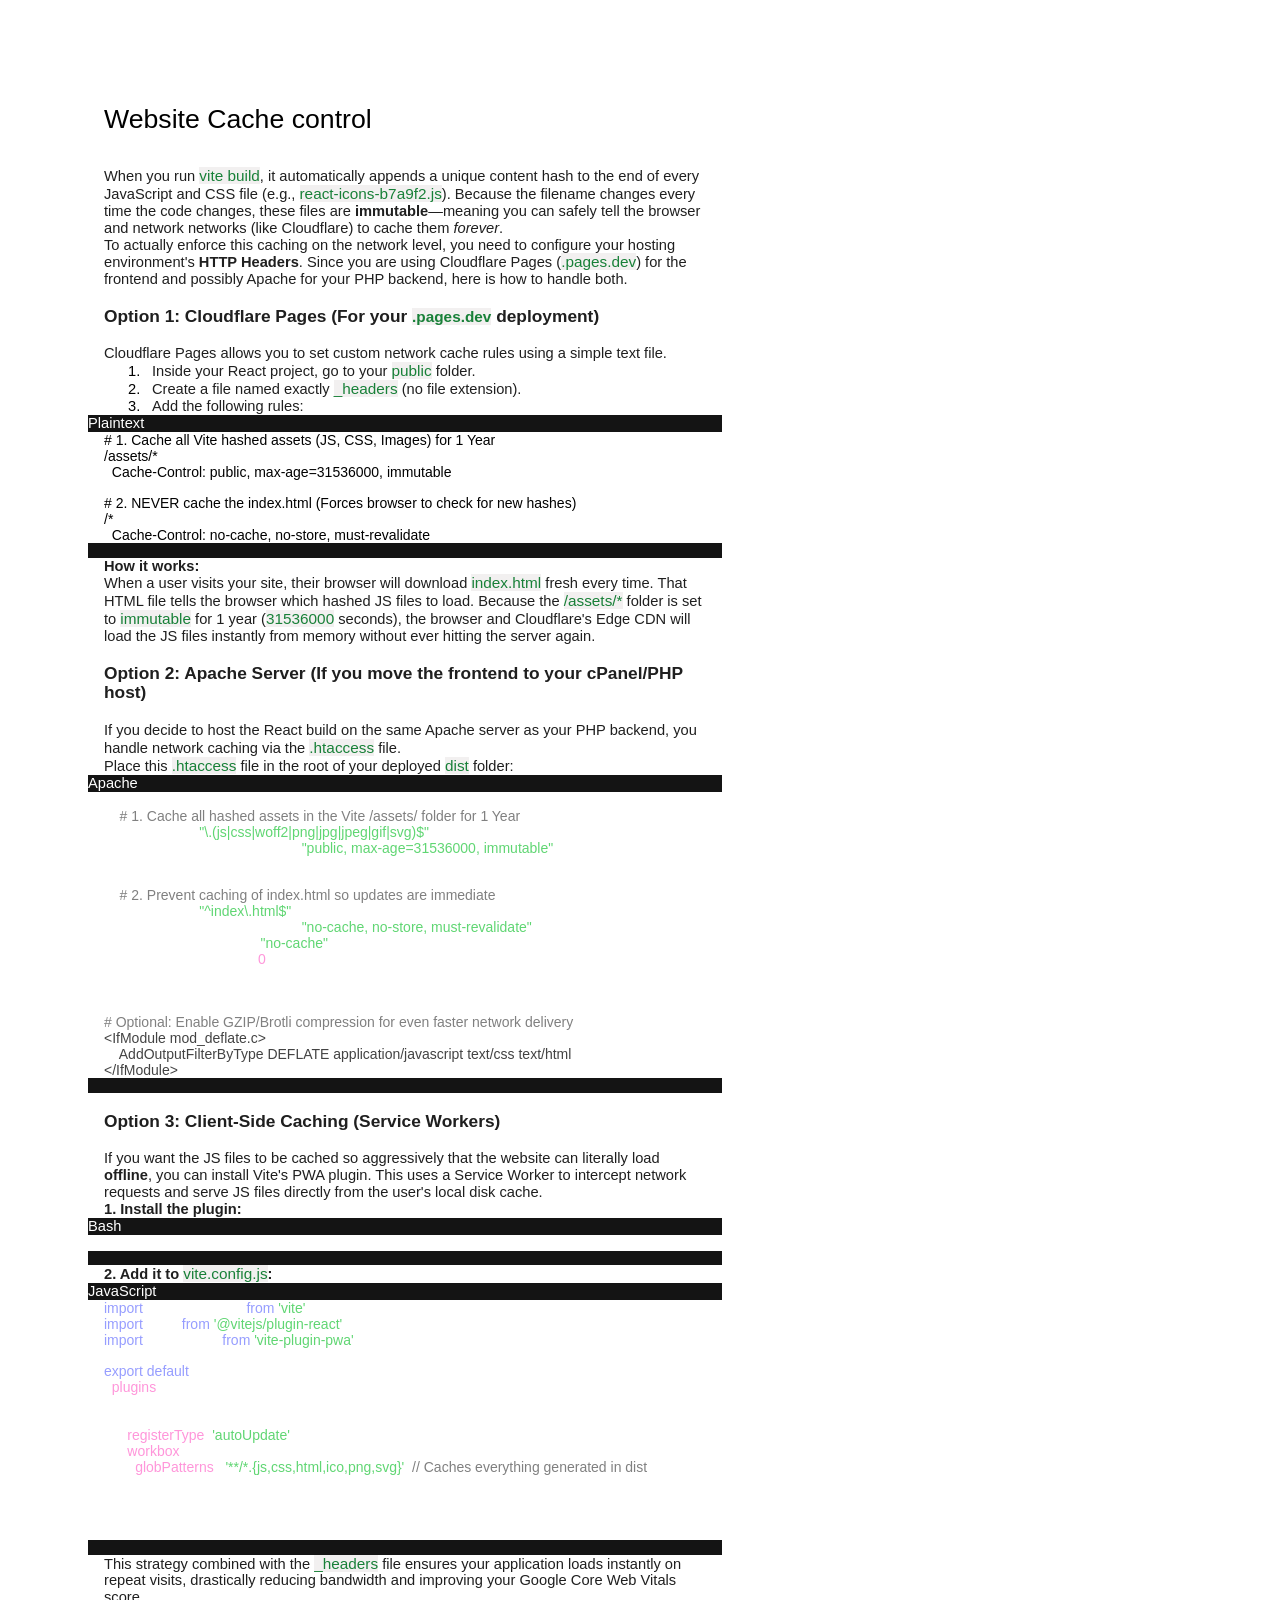
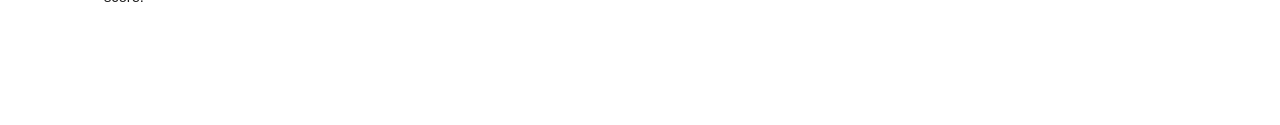
<file: dev/WebsiteCachecontrol.html>
<html><head><meta content="text/html; charset=UTF-8" http-equiv="content-type"><style type="text/css">ol.lst-kix_t7kvncur3n7u-2{list-style-type:none}ol.lst-kix_t7kvncur3n7u-3{list-style-type:none}ol.lst-kix_t7kvncur3n7u-4{list-style-type:none}ol.lst-kix_t7kvncur3n7u-3.start{counter-reset:lst-ctn-kix_t7kvncur3n7u-3 0}ol.lst-kix_t7kvncur3n7u-5{list-style-type:none}ol.lst-kix_t7kvncur3n7u-8.start{counter-reset:lst-ctn-kix_t7kvncur3n7u-8 0}ol.lst-kix_t7kvncur3n7u-0{list-style-type:none}ol.lst-kix_t7kvncur3n7u-1{list-style-type:none}.lst-kix_t7kvncur3n7u-1>li{counter-increment:lst-ctn-kix_t7kvncur3n7u-1}.lst-kix_t7kvncur3n7u-7>li{counter-increment:lst-ctn-kix_t7kvncur3n7u-7}ol.lst-kix_t7kvncur3n7u-6{list-style-type:none}ol.lst-kix_t7kvncur3n7u-7{list-style-type:none}ol.lst-kix_t7kvncur3n7u-8{list-style-type:none}.lst-kix_t7kvncur3n7u-4>li{counter-increment:lst-ctn-kix_t7kvncur3n7u-4}.lst-kix_t7kvncur3n7u-0>li:before{content:"" counter(lst-ctn-kix_t7kvncur3n7u-0,decimal) ". "}.lst-kix_t7kvncur3n7u-5>li{counter-increment:lst-ctn-kix_t7kvncur3n7u-5}.lst-kix_t7kvncur3n7u-2>li{counter-increment:lst-ctn-kix_t7kvncur3n7u-2}.lst-kix_t7kvncur3n7u-1>li:before{content:"" counter(lst-ctn-kix_t7kvncur3n7u-1,lower-latin) ". "}ol.lst-kix_t7kvncur3n7u-5.start{counter-reset:lst-ctn-kix_t7kvncur3n7u-5 0}ol.lst-kix_t7kvncur3n7u-0.start{counter-reset:lst-ctn-kix_t7kvncur3n7u-0 0}.lst-kix_t7kvncur3n7u-8>li{counter-increment:lst-ctn-kix_t7kvncur3n7u-8}.lst-kix_t7kvncur3n7u-0>li{counter-increment:lst-ctn-kix_t7kvncur3n7u-0}.lst-kix_t7kvncur3n7u-3>li{counter-increment:lst-ctn-kix_t7kvncur3n7u-3}.lst-kix_t7kvncur3n7u-6>li:before{content:"" counter(lst-ctn-kix_t7kvncur3n7u-6,decimal) ". "}.lst-kix_t7kvncur3n7u-8>li:before{content:"" counter(lst-ctn-kix_t7kvncur3n7u-8,lower-roman) ". "}.lst-kix_t7kvncur3n7u-5>li:before{content:"" counter(lst-ctn-kix_t7kvncur3n7u-5,lower-roman) ". "}.lst-kix_t7kvncur3n7u-6>li{counter-increment:lst-ctn-kix_t7kvncur3n7u-6}.lst-kix_t7kvncur3n7u-2>li:before{content:"" counter(lst-ctn-kix_t7kvncur3n7u-2,lower-roman) ". "}.lst-kix_t7kvncur3n7u-4>li:before{content:"" counter(lst-ctn-kix_t7kvncur3n7u-4,lower-latin) ". "}ol.lst-kix_t7kvncur3n7u-2.start{counter-reset:lst-ctn-kix_t7kvncur3n7u-2 0}li.li-bullet-0:before{margin-left:-18pt;white-space:nowrap;display:inline-block;min-width:18pt}ol.lst-kix_t7kvncur3n7u-7.start{counter-reset:lst-ctn-kix_t7kvncur3n7u-7 0}.lst-kix_t7kvncur3n7u-3>li:before{content:"" counter(lst-ctn-kix_t7kvncur3n7u-3,decimal) ". "}ol.lst-kix_t7kvncur3n7u-6.start{counter-reset:lst-ctn-kix_t7kvncur3n7u-6 0}ol.lst-kix_t7kvncur3n7u-1.start{counter-reset:lst-ctn-kix_t7kvncur3n7u-1 0}ol.lst-kix_t7kvncur3n7u-4.start{counter-reset:lst-ctn-kix_t7kvncur3n7u-4 0}.lst-kix_t7kvncur3n7u-7>li:before{content:"" counter(lst-ctn-kix_t7kvncur3n7u-7,lower-latin) ". "}ol{margin:0;padding:0}table td,table th{padding:0}.c12{border-right-style:solid;border-top-width:0pt;border-right-width:0pt;padding-left:0pt;border-left-width:0pt;border-top-style:solid;border-left-style:solid;border-bottom-width:0pt;border-bottom-style:solid;padding-right:0pt}.c19{border-right-style:solid;border-top-width:0pt;border-right-width:0pt;padding-left:0pt;border-top-style:solid;margin-left:36pt;border-bottom-width:0pt;border-bottom-style:solid;padding-right:0pt}.c1{color:#ffffff;font-weight:400;text-decoration:none;vertical-align:baseline;font-size:11pt;font-family:"Arial";font-style:normal}.c0{padding-top:0pt;padding-bottom:0pt;line-height:1.15;orphans:2;widows:2;text-align:left}.c5{font-weight:400;text-decoration:none;vertical-align:baseline;font-family:"Arial";font-style:normal}.c21{text-decoration:none;vertical-align:baseline;font-family:"Arial";font-style:normal}.c15{background-color:#141414;margin-left:-12pt;margin-right:-12pt;height:11pt}.c16{background-color:#141414;margin-left:-12pt;margin-right:-12pt}.c22{background-color:#ffffff;max-width:451.4pt;padding:72pt 72pt 72pt 72pt}.c8{background-color:#f2f0f0;color:#188038;font-size:11.5pt}.c23{color:#000000;font-size:20pt}.c3{padding:0;margin:0}.c13{color:#60d673;font-size:10.5pt}.c18{color:#434343;font-size:10.5pt}.c20{color:#ff96da;font-size:10.5pt}.c4{color:#ffffff;font-size:10.5pt}.c11{color:#000000;font-size:10.5pt}.c2{color:#969dff;font-size:10.5pt}.c14{color:#808080;font-size:10.5pt}.c6{color:#1f1f1f}.c9{font-size:11pt}.c17{height:11pt}.c10{font-size:13pt}.c24{color:#000000}.c7{font-weight:700}.c25{font-style:italic}.c26{page-break-after:avoid}.title{padding-top:0pt;color:#000000;font-size:26pt;padding-bottom:3pt;font-family:"Arial";line-height:1.15;page-break-after:avoid;orphans:2;widows:2;text-align:left}.subtitle{padding-top:0pt;color:#666666;font-size:15pt;padding-bottom:16pt;font-family:"Arial";line-height:1.15;page-break-after:avoid;orphans:2;widows:2;text-align:left}li{color:#000000;font-size:11pt;font-family:"Arial"}p{margin:0;color:#000000;font-size:11pt;font-family:"Arial"}h1{padding-top:20pt;color:#000000;font-size:20pt;padding-bottom:6pt;font-family:"Arial";line-height:1.15;page-break-after:avoid;orphans:2;widows:2;text-align:left}h2{padding-top:18pt;color:#000000;font-size:16pt;padding-bottom:6pt;font-family:"Arial";line-height:1.15;page-break-after:avoid;orphans:2;widows:2;text-align:left}h3{padding-top:16pt;color:#434343;font-size:14pt;padding-bottom:4pt;font-family:"Arial";line-height:1.15;page-break-after:avoid;orphans:2;widows:2;text-align:left}h4{padding-top:14pt;color:#666666;font-size:12pt;padding-bottom:4pt;font-family:"Arial";line-height:1.15;page-break-after:avoid;orphans:2;widows:2;text-align:left}h5{padding-top:12pt;color:#666666;font-size:11pt;padding-bottom:4pt;font-family:"Arial";line-height:1.15;page-break-after:avoid;orphans:2;widows:2;text-align:left}h6{padding-top:12pt;color:#666666;font-size:11pt;padding-bottom:4pt;font-family:"Arial";line-height:1.15;page-break-after:avoid;font-style:italic;orphans:2;widows:2;text-align:left}</style></head><body class="c22 doc-content"><h1 class="c12 c0 c26" id="h.kp2y8l12dby5"><span class="c5 c23">Website Cache control</span></h1><p class="c12 c0 c17"><span class="c5 c6 c9"></span></p><p class="c12 c0"><span class="c6">When you run </span><span class="c8">vite build</span><span class="c6">, it automatically appends a unique content hash to the end of every JavaScript and CSS file (e.g., </span><span class="c8">react-icons-b7a9f2.js</span><span class="c6">). Because the filename changes every time the code changes, these files are </span><span class="c6 c7">immutable</span><span class="c6">&mdash;meaning you can safely tell the browser and network networks (like Cloudflare) to cache them </span><span class="c6 c25">forever</span><span class="c5 c6 c9">.</span></p><p class="c12 c0"><span class="c6">To actually enforce this caching on the network level, you need to configure your hosting environment&#39;s </span><span class="c6 c7">HTTP Headers</span><span class="c6">. Since you are using Cloudflare Pages (</span><span class="c8">.pages.dev</span><span class="c5 c6 c9">) for the frontend and possibly Apache for your PHP backend, here is how to handle both.</span></p><h3 class="c12 c0" id="h.wf2hc1wymic9"><span class="c6 c7 c10">Option 1: Cloudflare Pages (For your </span><span class="c8">.pages.dev</span><span class="c21 c6 c10 c7">&nbsp;deployment)</span></h3><p class="c12 c0"><span class="c5 c6 c9">Cloudflare Pages allows you to set custom network cache rules using a simple text file.</span></p><ol class="c3 lst-kix_t7kvncur3n7u-0 start" start="1"><li class="c19 c0 li-bullet-0"><span class="c6">Inside your React project, go to your </span><span class="c8">public</span><span class="c5 c6 c9">&nbsp;folder.</span></li><li class="c19 c0 li-bullet-0"><span class="c6">Create a file named exactly </span><span class="c8">_headers</span><span class="c5 c6 c9">&nbsp;(no file extension).</span></li><li class="c0 c19 li-bullet-0"><span class="c5 c6 c9">Add the following rules:</span></li></ol><p class="c0 c16"><span class="c1">Plaintext</span></p><p class="c0"><span class="c5 c11"># 1. Cache all Vite hashed assets (JS, CSS, Images) for 1 Year</span></p><p class="c0"><span class="c5 c11">/assets/*</span></p><p class="c0"><span class="c5 c11">&nbsp; Cache-Control: public, max-age=31536000, immutable</span></p><p class="c0 c17"><span class="c5 c11"></span></p><p class="c0"><span class="c5 c11"># 2. NEVER cache the index.html (Forces browser to check for new hashes)</span></p><p class="c0"><span class="c5 c11">/*</span></p><p class="c0"><span class="c5 c11">&nbsp; Cache-Control: no-cache, no-store, must-revalidate</span></p><p class="c0 c15"><span class="c5 c4"></span></p><p class="c12 c0"><span class="c21 c6 c9 c7">How it works:</span></p><p class="c12 c0"><span class="c6">When a user visits your site, their browser will download </span><span class="c8">index.html</span><span class="c6">&nbsp;fresh every time. That HTML file tells the browser which hashed JS files to load. Because the </span><span class="c8">/assets/*</span><span class="c6">&nbsp;folder is set to </span><span class="c8">immutable</span><span class="c6">&nbsp;for 1 year (</span><span class="c8">31536000</span><span class="c5 c6 c9">&nbsp;seconds), the browser and Cloudflare&#39;s Edge CDN will load the JS files instantly from memory without ever hitting the server again.</span></p><h3 class="c12 c0" id="h.9znnyocbz6d7"><span class="c6 c10 c7 c21">Option 2: Apache Server (If you move the frontend to your cPanel/PHP host)</span></h3><p class="c12 c0"><span class="c6">If you decide to host the React build on the same Apache server as your PHP backend, you handle network caching via the </span><span class="c8">.htaccess</span><span class="c5 c6 c9">&nbsp;file.</span></p><p class="c12 c0"><span class="c6">Place this </span><span class="c8">.htaccess</span><span class="c6">&nbsp;file in the root of your deployed </span><span class="c8">dist</span><span class="c5 c6 c9">&nbsp;folder:</span></p><p class="c0 c16"><span class="c1">Apache</span></p><p class="c0"><span class="c5 c4">&lt;IfModule mod_headers.c&gt;</span></p><p class="c0"><span class="c4">&nbsp; &nbsp; </span><span class="c14"># 1. Cache all hashed assets in the Vite /assets/ folder for 1 Year</span></p><p class="c0"><span class="c4">&nbsp; &nbsp; &lt;FilesMatch </span><span class="c13">&quot;\.(js|css|woff2|png|jpg|jpeg|gif|svg)$&quot;</span><span class="c4 c5">&gt;</span></p><p class="c0"><span class="c4">&nbsp; &nbsp; &nbsp; &nbsp; Header set Cache-Control </span><span class="c13">&quot;public, max-age=31536000, immutable&quot;</span></p><p class="c0"><span class="c5 c4">&nbsp; &nbsp; &lt;/FilesMatch&gt;</span></p><p class="c0 c17"><span class="c5 c4"></span></p><p class="c0"><span class="c4">&nbsp; &nbsp; </span><span class="c14"># 2. Prevent caching of index.html so updates are immediate</span></p><p class="c0"><span class="c4">&nbsp; &nbsp; &lt;FilesMatch </span><span class="c13">&quot;^index\.html$&quot;</span><span class="c5 c4">&gt;</span></p><p class="c0"><span class="c4">&nbsp; &nbsp; &nbsp; &nbsp; Header set Cache-Control </span><span class="c13">&quot;no-cache, no-store, must-revalidate&quot;</span></p><p class="c0"><span class="c4">&nbsp; &nbsp; &nbsp; &nbsp; Header set Pragma </span><span class="c13">&quot;no-cache&quot;</span></p><p class="c0"><span class="c4">&nbsp; &nbsp; &nbsp; &nbsp; Header set Expires </span><span class="c20">0</span></p><p class="c0"><span class="c5 c4">&nbsp; &nbsp; &lt;/FilesMatch&gt;</span></p><p class="c0"><span class="c5 c4">&lt;/IfModule&gt;</span></p><p class="c0 c17"><span class="c5 c4"></span></p><p class="c0"><span class="c14"># Optional: Enable GZIP/Brotli compression for even faster network delivery</span></p><p class="c0"><span class="c5 c18">&lt;IfModule mod_deflate.c&gt;</span></p><p class="c0"><span class="c5 c18">&nbsp; &nbsp; AddOutputFilterByType DEFLATE application/javascript text/css text/html</span></p><p class="c0"><span class="c5 c18">&lt;/IfModule&gt;</span></p><p class="c0 c15"><span class="c5 c4"></span></p><h3 class="c12 c0" id="h.60axaq6c9u2z"><span class="c21 c6 c10 c7">Option 3: Client-Side Caching (Service Workers)</span></h3><p class="c12 c0"><span class="c6">If you want the JS files to be cached so aggressively that the website can literally load </span><span class="c6 c7">offline</span><span class="c5 c6 c9">, you can install Vite&#39;s PWA plugin. This uses a Service Worker to intercept network requests and serve JS files directly from the user&#39;s local disk cache.</span></p><p class="c12 c0"><span class="c21 c6 c9 c7">1. Install the plugin:</span></p><p class="c0 c16"><span class="c1">Bash</span></p><p class="c0"><span class="c5 c4">npm install vite-plugin-pwa -D</span></p><p class="c0 c15"><span class="c5 c4"></span></p><p class="c0 c12"><span class="c6 c7">2. Add it to </span><span class="c8">vite.config.js</span><span class="c21 c6 c9 c7">:</span></p><p class="c0 c16"><span class="c1">JavaScript</span></p><p class="c0"><span class="c2">import</span><span class="c4">&nbsp;{ defineConfig } </span><span class="c2">from</span><span class="c4">&nbsp;</span><span class="c13">&#39;vite&#39;</span><span class="c5 c4">;</span></p><p class="c0"><span class="c2">import</span><span class="c4">&nbsp;react </span><span class="c2">from</span><span class="c4">&nbsp;</span><span class="c13">&#39;@vitejs/plugin-react&#39;</span><span class="c5 c4">;</span></p><p class="c0"><span class="c2">import</span><span class="c4">&nbsp;{ VitePWA } </span><span class="c2">from</span><span class="c4">&nbsp;</span><span class="c13">&#39;vite-plugin-pwa&#39;</span><span class="c5 c4">;</span></p><p class="c0 c17"><span class="c5 c4"></span></p><p class="c0"><span class="c2">export</span><span class="c4">&nbsp;</span><span class="c2">default</span><span class="c5 c4">&nbsp;defineConfig({</span></p><p class="c0"><span class="c4">&nbsp; </span><span class="c20">plugins</span><span class="c5 c4">: [</span></p><p class="c0"><span class="c5 c4">&nbsp; &nbsp; react(),</span></p><p class="c0"><span class="c5 c4">&nbsp; &nbsp; VitePWA({</span></p><p class="c0"><span class="c4">&nbsp; &nbsp; &nbsp; </span><span class="c20">registerType</span><span class="c4">: </span><span class="c13">&#39;autoUpdate&#39;</span><span class="c5 c4">,</span></p><p class="c0"><span class="c4">&nbsp; &nbsp; &nbsp; </span><span class="c20">workbox</span><span class="c5 c4">: {</span></p><p class="c0"><span class="c4">&nbsp; &nbsp; &nbsp; &nbsp; </span><span class="c20">globPatterns</span><span class="c4">: [</span><span class="c13">&#39;**/*.{js,css,html,ico,png,svg}&#39;</span><span class="c4">] </span><span class="c14">// Caches everything generated in dist</span></p><p class="c0"><span class="c5 c4">&nbsp; &nbsp; &nbsp; }</span></p><p class="c0"><span class="c5 c4">&nbsp; &nbsp; })</span></p><p class="c0"><span class="c5 c4">&nbsp; ]</span></p><p class="c0"><span class="c5 c4">});</span></p><p class="c0 c15"><span class="c5 c4"></span></p><p class="c12 c0"><span class="c6">This strategy combined with the </span><span class="c8">_headers</span><span class="c5 c6 c9">&nbsp;file ensures your application loads instantly on repeat visits, drastically reducing bandwidth and improving your Google Core Web Vitals score.</span></p><p class="c0 c17"><span class="c5 c9 c24"></span></p></body></html>
</file>
